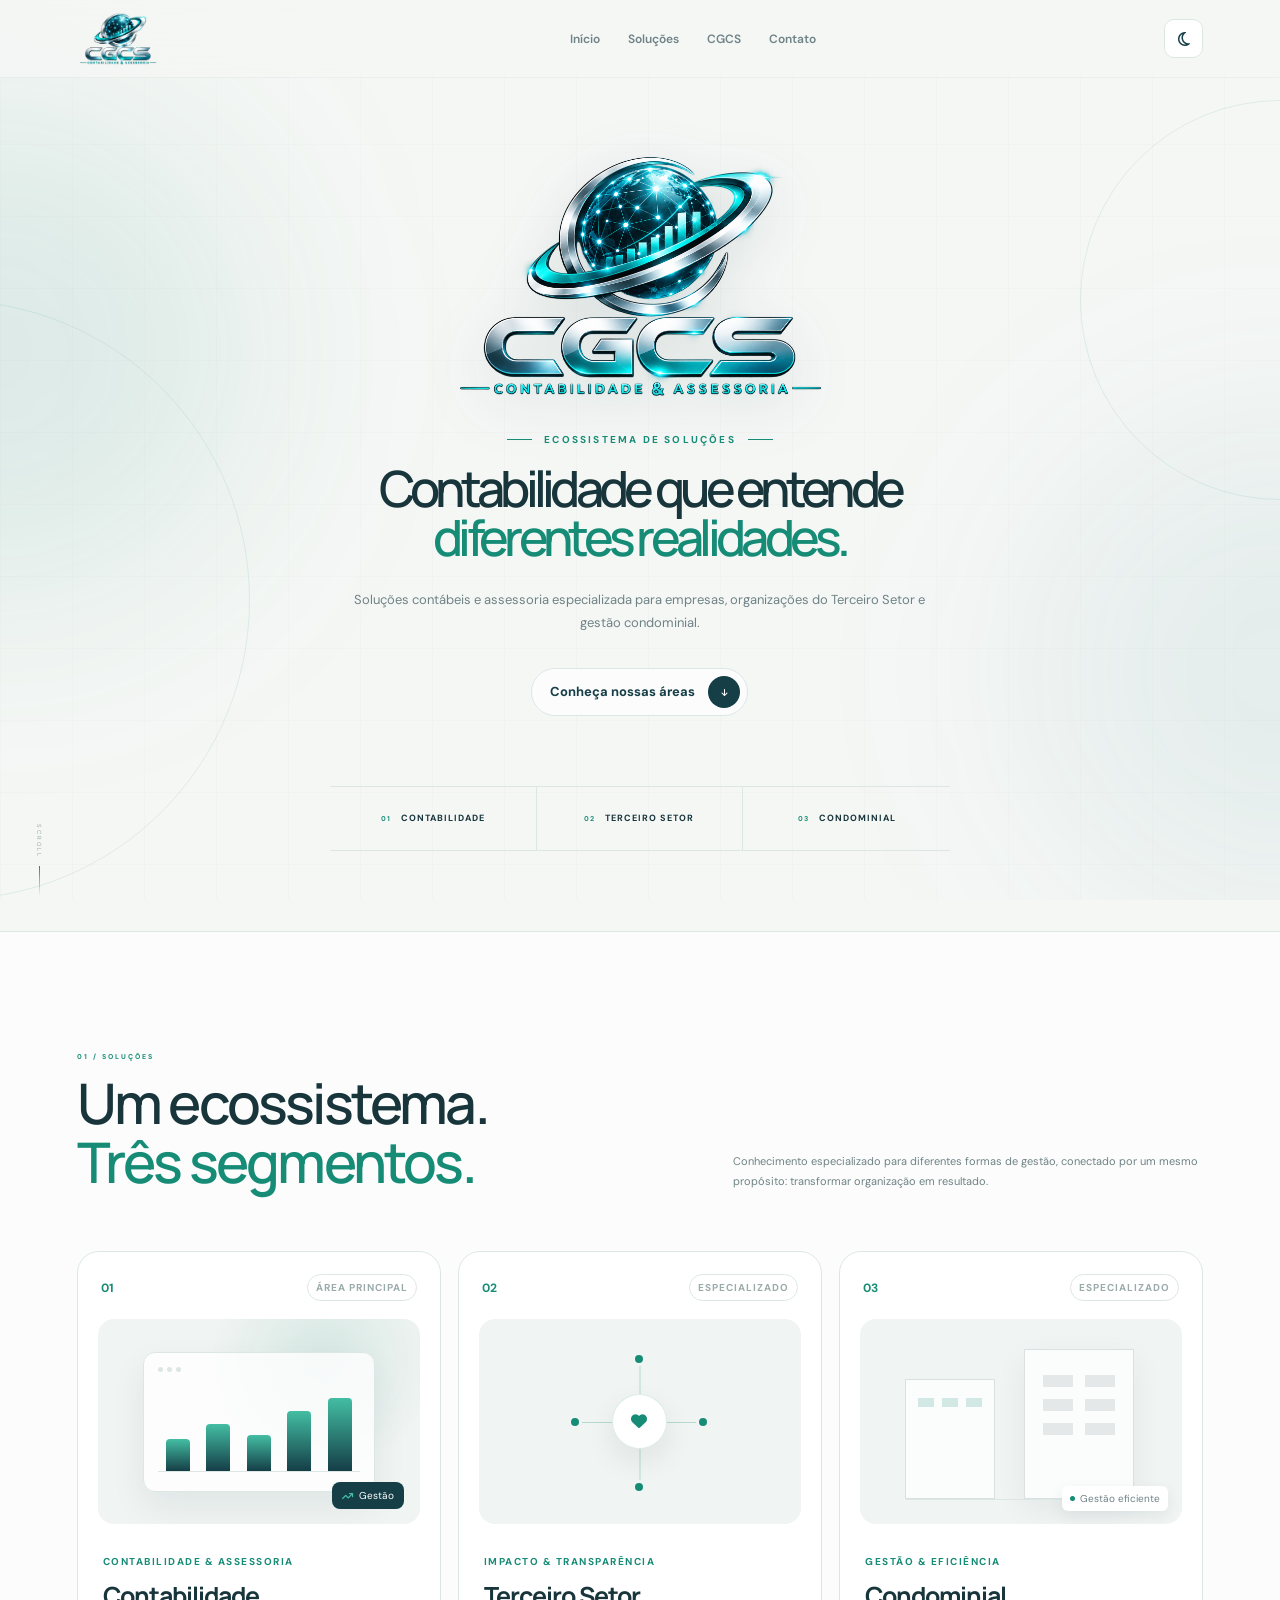
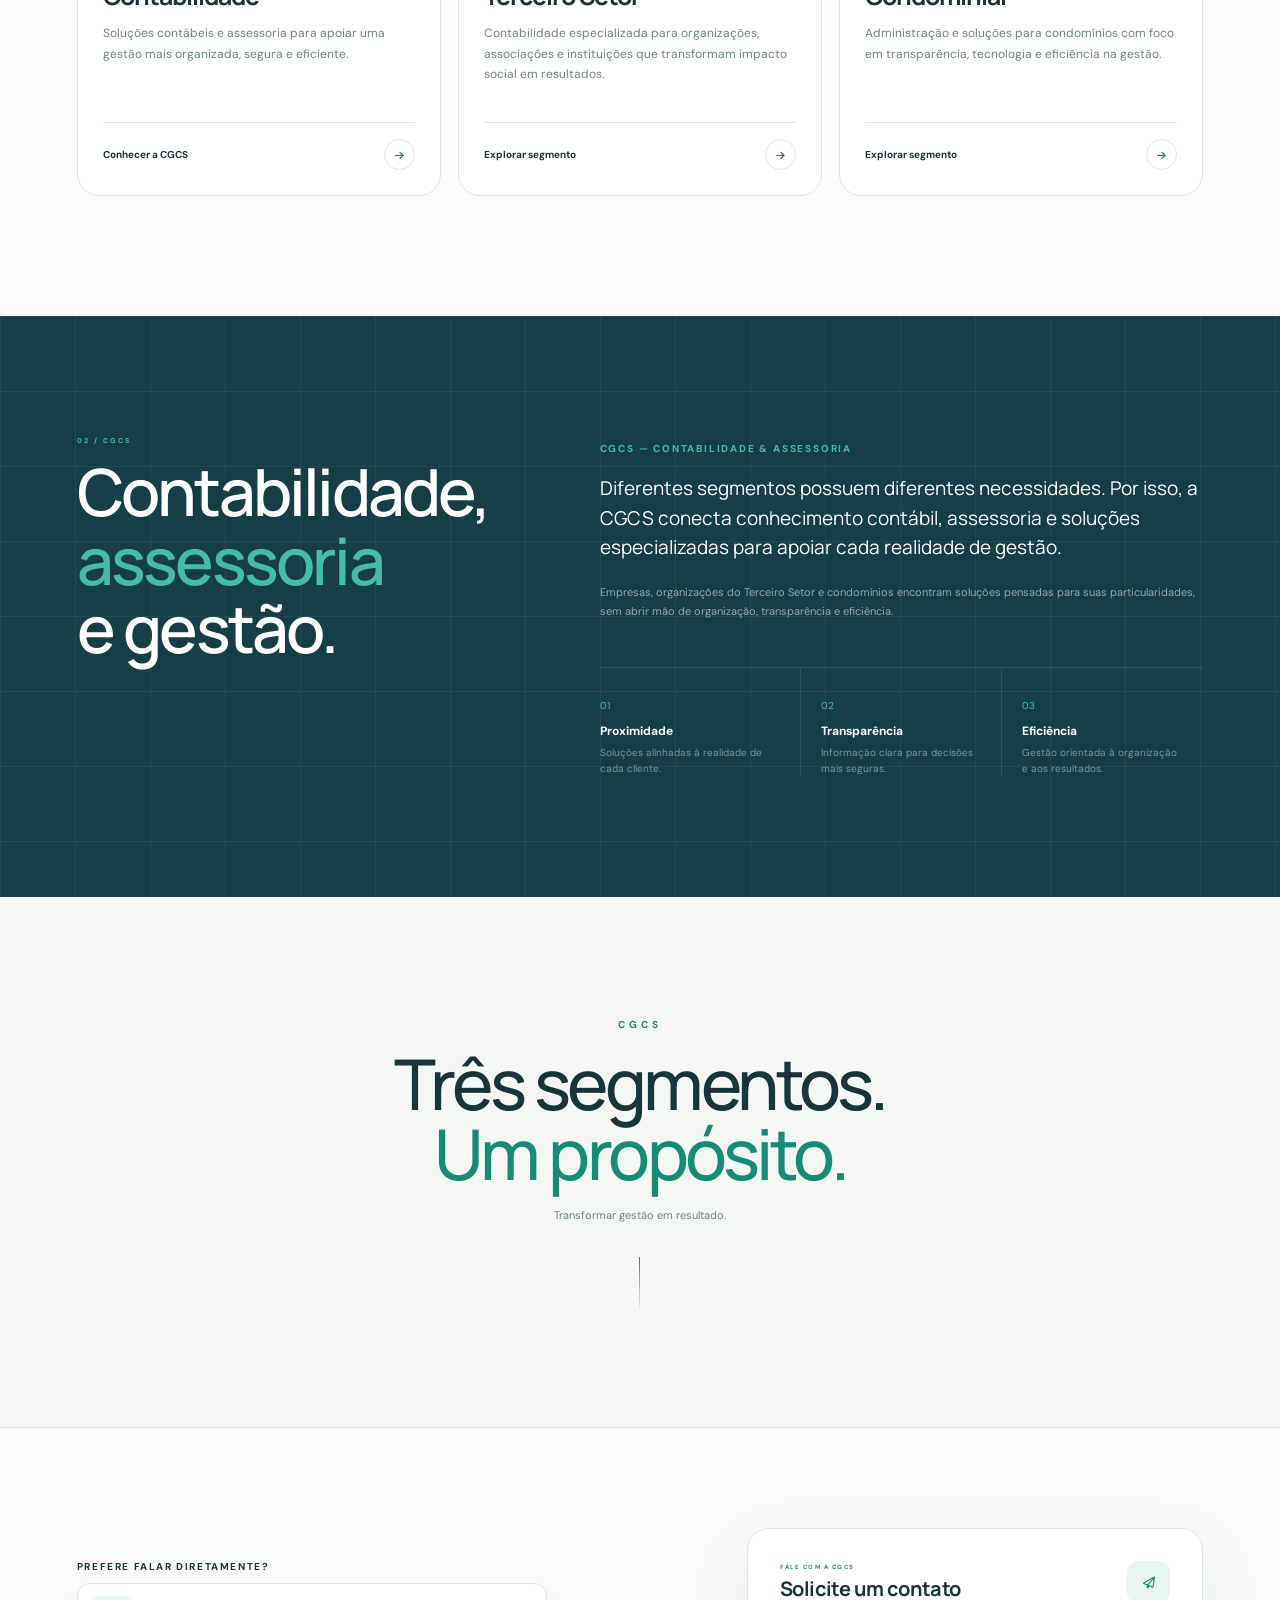
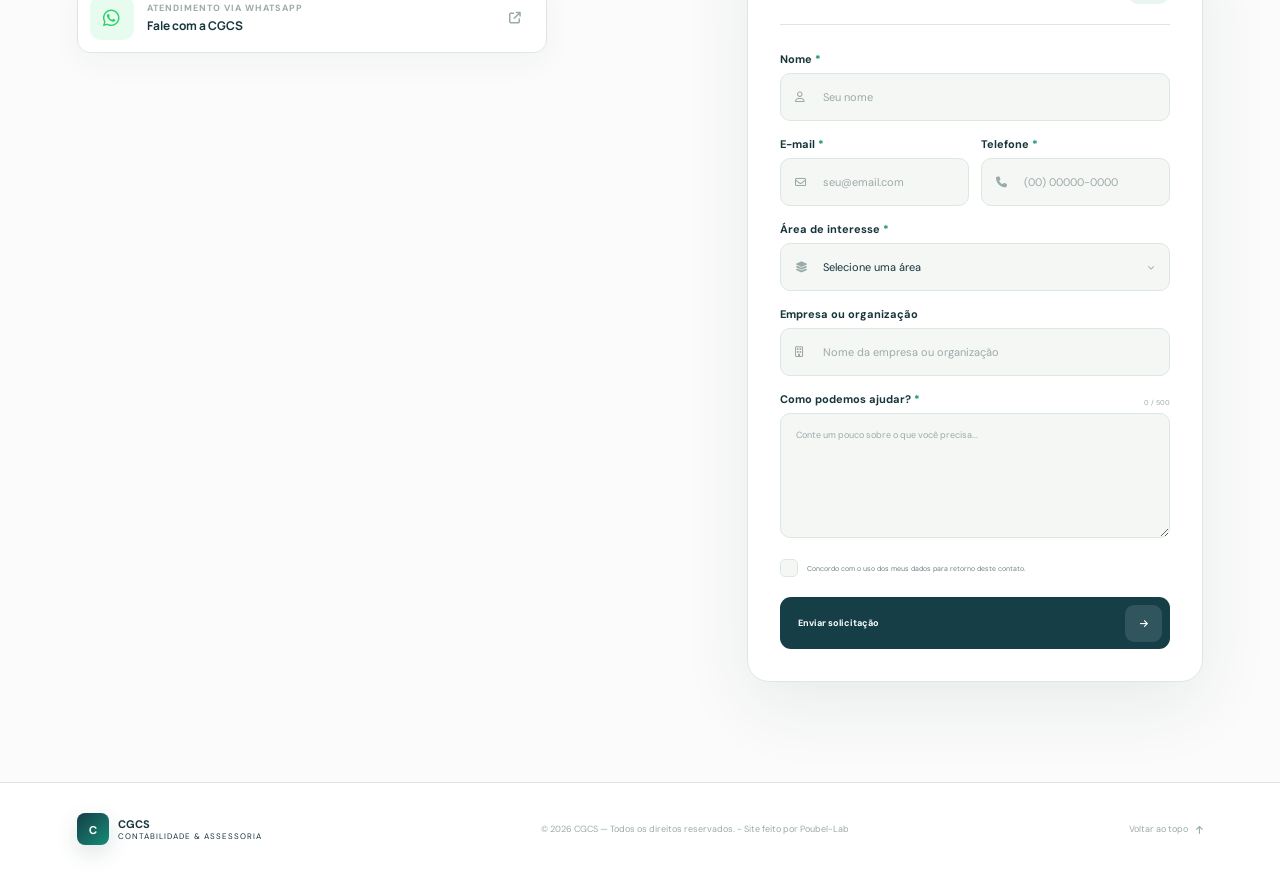
<file: index.html>
<!DOCTYPE html>
<html lang="pt-BR">

<head>
    <meta charset="UTF-8">

    <meta
        name="viewport"
        content="width=device-width, initial-scale=1.0"
    >

    <title>CGCS — Contabilidade & Assessoria</title>

    <meta
        name="description"
        content="CGCS Contabilidade & Assessoria. Soluções especializadas em contabilidade, terceiro setor e gestão condominial."
    >

    <!-- GOOGLE FONTS -->
    <link rel="preconnect" href="https://fonts.googleapis.com">
    <link rel="preconnect" href="https://fonts.gstatic.com" crossorigin>

    <link
        href="https://fonts.googleapis.com/css2?family=DM+Sans:wght@400;500;600;700&family=Manrope:wght@400;500;600;700;800&display=swap"
        rel="stylesheet"
    >

    <!-- FONT AWESOME -->
    <link
        rel="stylesheet"
        href="https://cdnjs.cloudflare.com/ajax/libs/font-awesome/6.5.2/css/all.min.css"
    >

    <link rel="stylesheet" href="style.css">
</head>


<body>

<!-- =====================================================
     BACKGROUND
===================================================== -->

<div class="page-background" aria-hidden="true">

    <div class="grid-background"></div>

    <div class="glow glow-one"></div>
    <div class="glow glow-two"></div>

    <div class="orb orb-one"></div>
    <div class="orb orb-two"></div>

</div>


<!-- =====================================================
     HEADER
===================================================== -->

<header class="header" id="header">

    <div class="container header-container">

        <!-- MARCA -->
<a href="#inicio" class="brand brand-logo">
    <img
        src="logo-cgcs.webp"
        alt="CGCS - Contabilidade & Assessoria"
        class="header-logo"
    >
</a>


        <!-- MENU -->

        <nav class="nav" id="nav">

            <a href="#inicio">
                Início
            </a>

            <a href="#solucoes">
                Soluções
            </a>

            <a href="#cgcs">
                CGCS
            </a>

            <a href="#contato">
                Contato
            </a>

        </nav>


        <!-- AÇÕES -->

        <div class="header-actions">

            <button
                class="theme-toggle"
                id="themeToggle"
                aria-label="Alternar tema"
            >
                <i
                    class="fa-regular fa-moon"
                    id="themeIcon"
                ></i>
            </button>


            <button
                class="menu-toggle"
                id="menuToggle"
                aria-label="Abrir menu"
            >
                <i class="fa-solid fa-bars"></i>
            </button>

        </div>

    </div>

</header>



<main>


<!-- =====================================================
     HERO
===================================================== -->

<section class="hero" id="inicio">

    <div class="container hero-container">


        <!-- MARCA CENTRAL -->

        <div class="hero-brand reveal">

    <img
        src="logo-cgcs.png"
        alt="CGCS - Contabilidade & Assessoria"
        class="hero-logo"
    >

</div>



        <!-- EYEBROW -->

        <div class="eyebrow reveal">

            <span class="eyebrow-line"></span>

            <span>
                ECOSSISTEMA DE SOLUÇÕES
            </span>

            <span class="eyebrow-line"></span>

        </div>



        <!-- TÍTULO -->

        <h1 class="reveal">

            Contabilidade que entende

            <span>
                diferentes realidades.
            </span>

        </h1>



        <p class="hero-description reveal">

            Soluções contábeis e assessoria especializada
            para empresas, organizações do Terceiro Setor
            e gestão condominial.

        </p>



        <a
            href="#solucoes"
            class="explore-button reveal"
        >

            <span>
                Conheça nossas áreas
            </span>

            <div>
                <i class="fa-solid fa-arrow-down"></i>
            </div>

        </a>



        <!-- INDICADORES -->

        <div class="hero-indicators reveal">

            <div>

                <span class="indicator-number">
                    01
                </span>

                <span>
                    CONTABILIDADE
                </span>

            </div>


            <div>

                <span class="indicator-number">
                    02
                </span>

                <span>
                    TERCEIRO SETOR
                </span>

            </div>


            <div>

                <span class="indicator-number">
                    03
                </span>

                <span>
                    CONDOMINIAL
                </span>

            </div>

        </div>

    </div>


    <div class="scroll-indicator">

        <span>SCROLL</span>

        <div></div>

    </div>

</section>



<!-- =====================================================
     SOLUÇÕES
===================================================== -->

<section
    class="solutions-section"
    id="solucoes"
>

    <div class="container">


        <!-- CABEÇALHO -->

        <div class="section-heading reveal">

            <div>

                <span class="section-number">
                    01 / SOLUÇÕES
                </span>

                <h2>
                    Um ecossistema.
                    <span>Três segmentos.</span>
                </h2>

            </div>


            <p>

                Conhecimento especializado para diferentes
                formas de gestão, conectado por um mesmo
                propósito: transformar organização em
                resultado.

            </p>

        </div>



        <!-- CARDS -->

        <div class="solutions-grid">


            <!-- =========================================
                 CONTABILIDADE
            ========================================== -->

            <article
                class="solution-card accounting-card reveal"
                data-card
            >

                <div class="card-top">

                    <span class="card-index">
                        01
                    </span>

                    <span class="card-tag">
                        ÁREA PRINCIPAL
                    </span>

                </div>


                <!-- ILUSTRAÇÃO -->

                <div class="card-visual accounting-visual">

                    <div class="accounting-window">

                        <div class="window-top">

                            <span></span>
                            <span></span>
                            <span></span>

                        </div>


                        <div class="chart-area">

                            <div
                                class="chart-bar"
                                style="--height: 38%"
                            ></div>

                            <div
                                class="chart-bar"
                                style="--height: 56%"
                            ></div>

                            <div
                                class="chart-bar"
                                style="--height: 43%"
                            ></div>

                            <div
                                class="chart-bar"
                                style="--height: 72%"
                            ></div>

                            <div
                                class="chart-bar"
                                style="--height: 87%"
                            ></div>

                        </div>


                        <div class="chart-line"></div>

                    </div>


                    <div class="floating-data">

                        <i class="fa-solid fa-arrow-trend-up"></i>

                        <span>
                            Gestão
                        </span>

                    </div>

                </div>


                <!-- CONTEÚDO -->

                <div class="card-content">

                    <span class="card-category">
                        CONTABILIDADE & ASSESSORIA
                    </span>

                    <h3>
                        Contabilidade
                    </h3>

                    <p>

                        Soluções contábeis e assessoria
                        para apoiar uma gestão mais
                        organizada, segura e eficiente.

                    </p>

                </div>


                <div class="card-footer">

                    <!--
                        FUTURAMENTE:
                        troque href="#" pela página
                        de contabilidade.
                    -->

                    <a
                        href="#cgcs"
                        class="card-link"
                    >

                        <span>
                            Conhecer a CGCS
                        </span>

                        <div>
                            <i class="fa-solid fa-arrow-right"></i>
                        </div>

                    </a>

                </div>

            </article>



            <!-- =========================================
                 TERCEIRO SETOR
            ========================================== -->

            <article
                class="solution-card third-sector-card reveal"
                data-card
            >

                <div class="card-top">

                    <span class="card-index">
                        02
                    </span>

                    <span class="card-tag">
                        ESPECIALIZADO
                    </span>

                </div>


                <!-- ILUSTRAÇÃO -->

                <div class="card-visual network-visual">

                    <div class="network">

                        <span class="network-line line-a"></span>
                        <span class="network-line line-b"></span>
                        <span class="network-line line-c"></span>
                        <span class="network-line line-d"></span>

                        <span class="node node-main">

                            <i class="fa-solid fa-heart"></i>

                        </span>

                        <span class="node node-a"></span>
                        <span class="node node-b"></span>
                        <span class="node node-c"></span>
                        <span class="node node-d"></span>

                    </div>

                </div>


                <div class="card-content">

                    <span class="card-category">
                        IMPACTO & TRANSPARÊNCIA
                    </span>

                    <h3>
                        Terceiro Setor
                    </h3>

                    <p>

                        Contabilidade especializada para
                        organizações, associações e
                        instituições que transformam
                        impacto social em resultados.

                    </p>

                </div>


                <div class="card-footer">

                    <a
                        href="terceirosetor.html"
                        class="card-link"
                    >

                        <span>
                            Explorar segmento
                        </span>

                        <div>
                            <i class="fa-solid fa-arrow-right"></i>
                        </div>

                    </a>

                </div>

            </article>



            <!-- =========================================
                 CONDOMINIAL
            ========================================== -->

            <article
                class="solution-card condo-card reveal"
                data-card
            >

                <div class="card-top">

                    <span class="card-index">
                        03
                    </span>

                    <span class="card-tag">
                        ESPECIALIZADO
                    </span>

                </div>


                <!-- ILUSTRAÇÃO -->

                <div class="card-visual building-visual">

                    <div class="building building-back">

                        <span></span>
                        <span></span>
                        <span></span>

                    </div>


                    <div class="building building-front">

                        <div class="building-windows">

                            <span></span>
                            <span></span>
                            <span></span>
                            <span></span>
                            <span></span>
                            <span></span>

                        </div>

                    </div>


                    <div class="building-ground"></div>


                    <div class="building-status">

                        <span></span>

                        Gestão eficiente

                    </div>

                </div>


                <div class="card-content">

                    <span class="card-category">
                        GESTÃO & EFICIÊNCIA
                    </span>

                    <h3>
                        Condominial
                    </h3>

                    <p>

                        Administração e soluções para
                        condomínios com foco em
                        transparência, tecnologia e
                        eficiência na gestão.

                    </p>

                </div>


                <div class="card-footer">

                    <a
                        href="condominial.html"
                        class="card-link"
                    >

                        <span>
                            Explorar segmento
                        </span>

                        <div>
                            <i class="fa-solid fa-arrow-right"></i>
                        </div>

                    </a>

                </div>

            </article>

        </div>

    </div>

</section>



<!-- =====================================================
     CGCS
===================================================== -->

<section
    class="about-section"
    id="cgcs"
>

    <div class="about-grid-background"></div>


    <div class="container about-container">


        <!-- LADO ESQUERDO -->

        <div class="about-heading reveal">

            <span class="section-number light">
                02 / CGCS
            </span>


            <h2>

                Contabilidade,

                <span>
                    assessoria
                </span>

                e gestão.

            </h2>

        </div>



        <!-- LADO DIREITO -->

        <div class="about-content reveal">

            <span class="about-label">
                CGCS — CONTABILIDADE & ASSESSORIA
            </span>


            <p class="about-main-text">

                Diferentes segmentos possuem diferentes
                necessidades. Por isso, a CGCS conecta
                conhecimento contábil, assessoria e soluções
                especializadas para apoiar cada realidade
                de gestão.

            </p>


            <p class="about-secondary-text">

                Empresas, organizações do Terceiro Setor
                e condomínios encontram soluções pensadas
                para suas particularidades, sem abrir mão
                de organização, transparência e eficiência.

            </p>



            <div class="about-values">


                <div>

                    <span>01</span>

                    <strong>
                        Proximidade
                    </strong>

                    <p>
                        Soluções alinhadas à realidade
                        de cada cliente.
                    </p>

                </div>


                <div>

                    <span>02</span>

                    <strong>
                        Transparência
                    </strong>

                    <p>
                        Informação clara para decisões
                        mais seguras.
                    </p>

                </div>


                <div>

                    <span>03</span>

                    <strong>
                        Eficiência
                    </strong>

                    <p>
                        Gestão orientada à organização
                        e aos resultados.
                    </p>

                </div>

            </div>

        </div>

    </div>

</section>



<!-- =====================================================
     MANIFESTO
===================================================== -->

<section class="manifesto-section">

    <div class="container manifesto-container reveal">

        <span>
            CGCS
        </span>


        <h2>

            Três segmentos.

            <strong>
                Um propósito.
            </strong>

        </h2>


        <p>
            Transformar gestão em resultado.
        </p>


        <div class="manifesto-line"></div>

    </div>

</section>



<!-- =====================================================
     CONTATO
===================================================== -->

<!-- =====================================================
     CONTATO
===================================================== -->

<section class="contact-section" id="contato">

    <div class="container contact-container">

        <!-- TEXTO -->

        <!-- CONTATO VIA WHATSAPP -->

<div class="whatsapp-contact">

    <span class="whatsapp-label">
        PREFERE FALAR DIRETAMENTE?
    </span>

    <a
      href="https://wa.me/5521976603838?text=Olá%21%20Vim%20pelo%20site%20da%20CGCS%20e%20gostaria%20de%20mais%20informações."
        target="_blank"
        rel="noopener noreferrer"
        class="whatsapp-button"
    >

        <div class="whatsapp-button-icon">
            <i class="fa-brands fa-whatsapp"></i>
        </div>

        <div class="whatsapp-button-text">
            <small>ATENDIMENTO VIA WHATSAPP</small>
            <strong>Fale com a CGCS</strong>
        </div>

        <div class="whatsapp-button-arrow">
            <i class="fa-solid fa-arrow-up-right-from-square"></i>
        </div>

    </a>

</div>


        <!-- FORMULÁRIO -->

        <div class="contact-form-card reveal">

            <div class="form-header">

                <div>
                    <span>FALE COM A CGCS</span>
                    <h3>Solicite um contato</h3>
                </div>

                <div class="form-header-icon">
                    <i class="fa-regular fa-paper-plane"></i>
                </div>

            </div>


            <form id="contactForm" class="contact-form">

                <!-- NOME -->

                <div class="form-group">

                    <label for="nome">
                        Nome
                        <span>*</span>
                    </label>

                    <div class="input-box">

                        <i class="fa-regular fa-user"></i>

                        <input
                            type="text"
                            id="nome"
                            name="nome"
                            placeholder="Seu nome"
                            autocomplete="name"
                            required
                        >

                    </div>

                </div>


                <!-- EMAIL + TELEFONE -->

                <div class="form-row">

                    <div class="form-group">

                        <label for="email">
                            E-mail
                            <span>*</span>
                        </label>

                        <div class="input-box">

                            <i class="fa-regular fa-envelope"></i>

                            <input
                                type="email"
                                id="email"
                                name="email"
                                placeholder="seu@email.com"
                                autocomplete="email"
                                required
                            >

                        </div>

                    </div>


                    <div class="form-group">

                        <label for="telefone">
                            Telefone
                            <span>*</span>
                        </label>

                        <div class="input-box">

                            <i class="fa-solid fa-phone"></i>

                            <input
                                type="tel"
                                id="telefone"
                                name="telefone"
                                placeholder="(00) 00000-0000"
                                maxlength="15"
                                autocomplete="tel"
                                required
                            >

                        </div>

                    </div>

                </div>


                <!-- ÁREA -->

                <div class="form-group">

                    <label for="area">
                        Área de interesse
                        <span>*</span>
                    </label>

                    <div class="select-box">

                        <i class="fa-solid fa-layer-group"></i>

                        <select
                            id="area"
                            name="area"
                            required
                        >

                            <option value="">
                                Selecione uma área
                            </option>

                            <option value="Contabilidade">
                                Contabilidade
                            </option>

                            <option value="Terceiro Setor">
                                Terceiro Setor
                            </option>

                            <option value="Condominial">
                                Condominial
                            </option>

                            <option value="Outro">
                                Outro assunto
                            </option>

                        </select>

                        <i class="fa-solid fa-chevron-down select-arrow"></i>

                    </div>

                </div>


                <!-- EMPRESA / ORGANIZAÇÃO -->

                <div class="form-group">

                    <label for="empresa">
                        Empresa ou organização
                    </label>

                    <div class="input-box">

                        <i class="fa-regular fa-building"></i>

                        <input
                            type="text"
                            id="empresa"
                            name="empresa"
                            placeholder="Nome da empresa ou organização"
                            autocomplete="organization"
                        >

                    </div>

                </div>


                <!-- MENSAGEM -->

                <div class="form-group">

                    <div class="form-label-row">

                        <label for="mensagem">
                            Como podemos ajudar?
                            <span>*</span>
                        </label>

                        <small id="charCount">
                            0 / 500
                        </small>

                    </div>

                    <textarea
                        id="mensagem"
                        name="mensagem"
                        maxlength="500"
                        placeholder="Conte um pouco sobre o que você precisa..."
                        required
                    ></textarea>

                </div>


                <!-- LGPD -->

                <label class="privacy-check">

                    <input
                        type="checkbox"
                        id="privacidade"
                        required
                    >

                    <span class="checkbox-custom">
                        <i class="fa-solid fa-check"></i>
                    </span>

                    <span>
                        Concordo com o uso dos meus dados
                        para retorno deste contato.
                    </span>

                </label>


                <!-- BOTÃO -->

                <button
                    type="submit"
                    class="submit-button"
                    id="submitButton"
                >

                    <span>
                        Enviar solicitação
                    </span>

                    <div>
                        <i class="fa-solid fa-arrow-right"></i>
                    </div>

                </button>


                <div
                    class="form-status"
                    id="formStatus"
                ></div>

            </form>

        </div>

    </div>

</section>


</main>



<!-- =====================================================
     FOOTER
===================================================== -->

<footer class="footer">

    <div class="container footer-container">


        <div class="footer-brand">

            <div class="brand-symbol small">
                <span>C</span>
            </div>


            <div>

                <strong>
                    CGCS
                </strong>

                <span>
                    CONTABILIDADE & ASSESSORIA
                </span>

            </div>

        </div>



        <p>

            © <span id="year"></span>
            CGCS — Todos os direitos reservados. - Site feito por Poubel-Lab

        </p>



        <a href="#inicio">

            Voltar ao topo

            <i class="fa-solid fa-arrow-up"></i>

        </a>

    </div>

</footer>



<script src="inicio.js"></script>

</body>
</html>
</file>
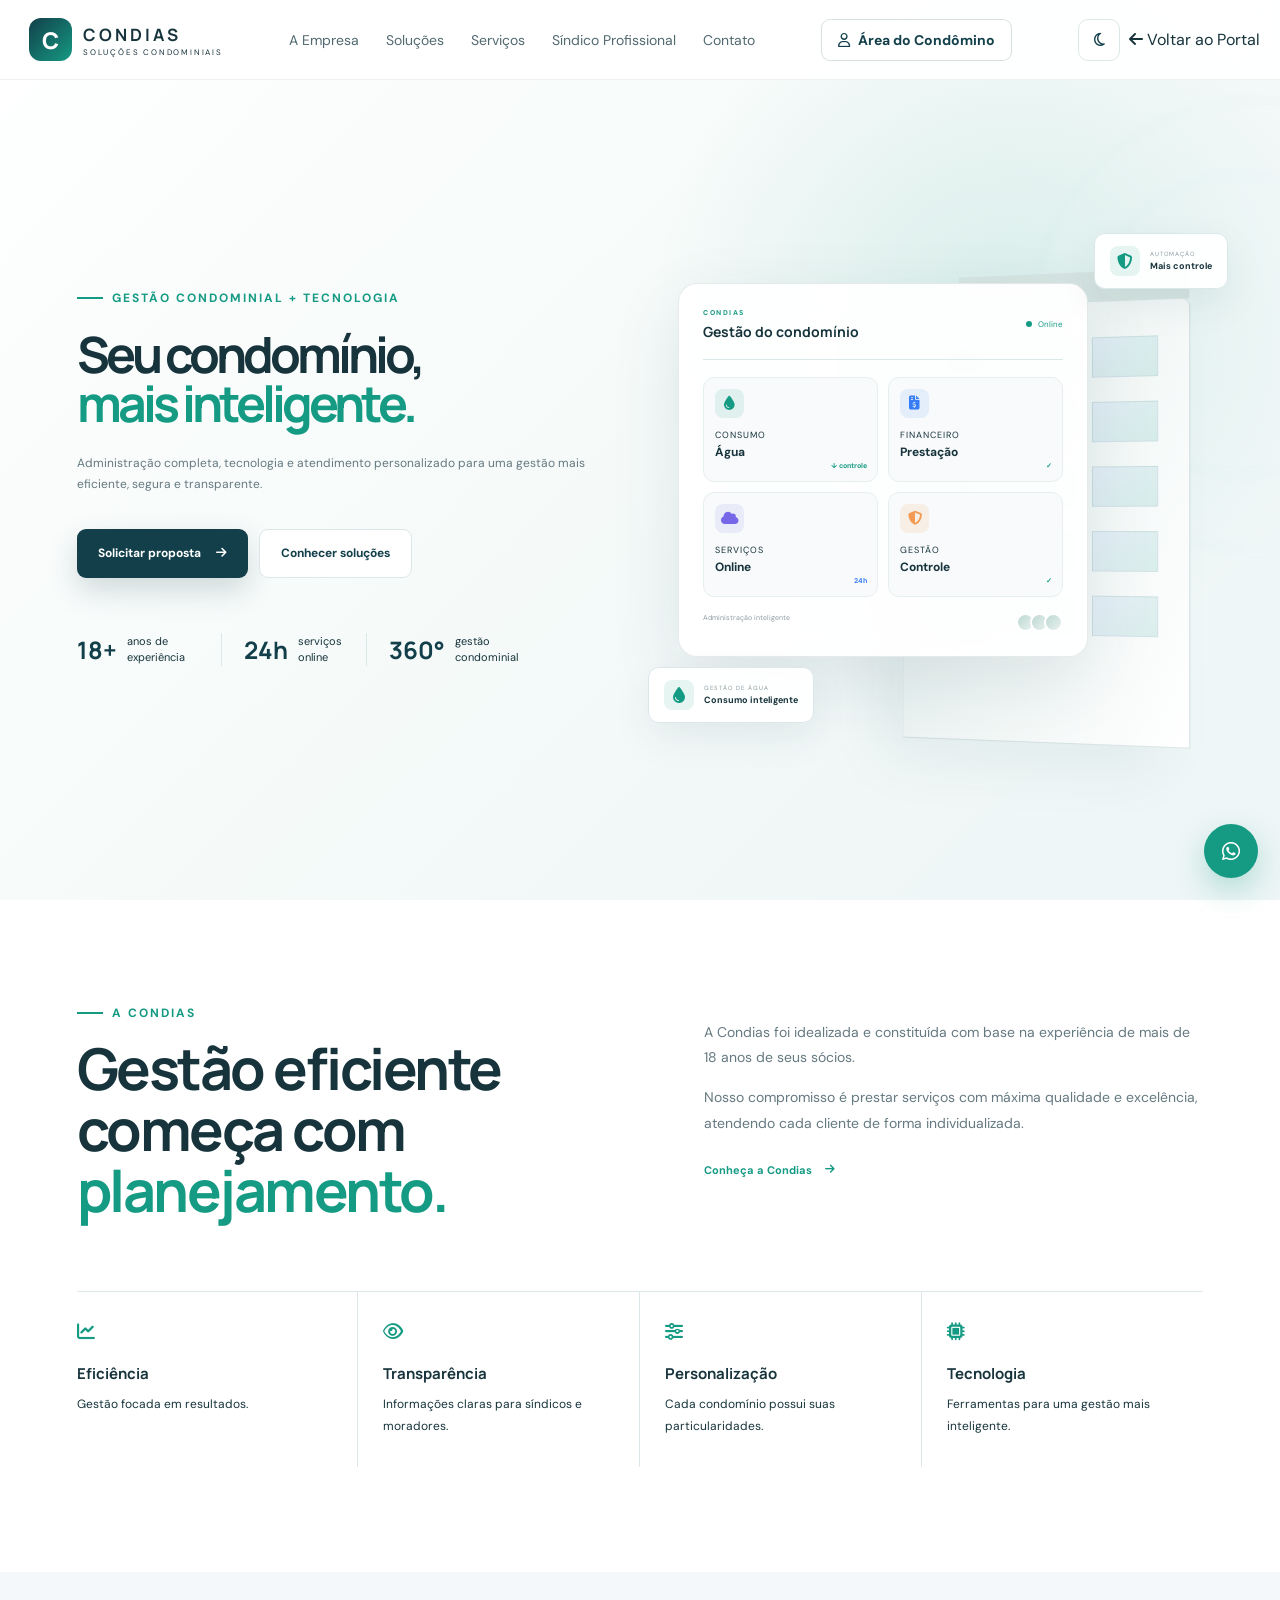
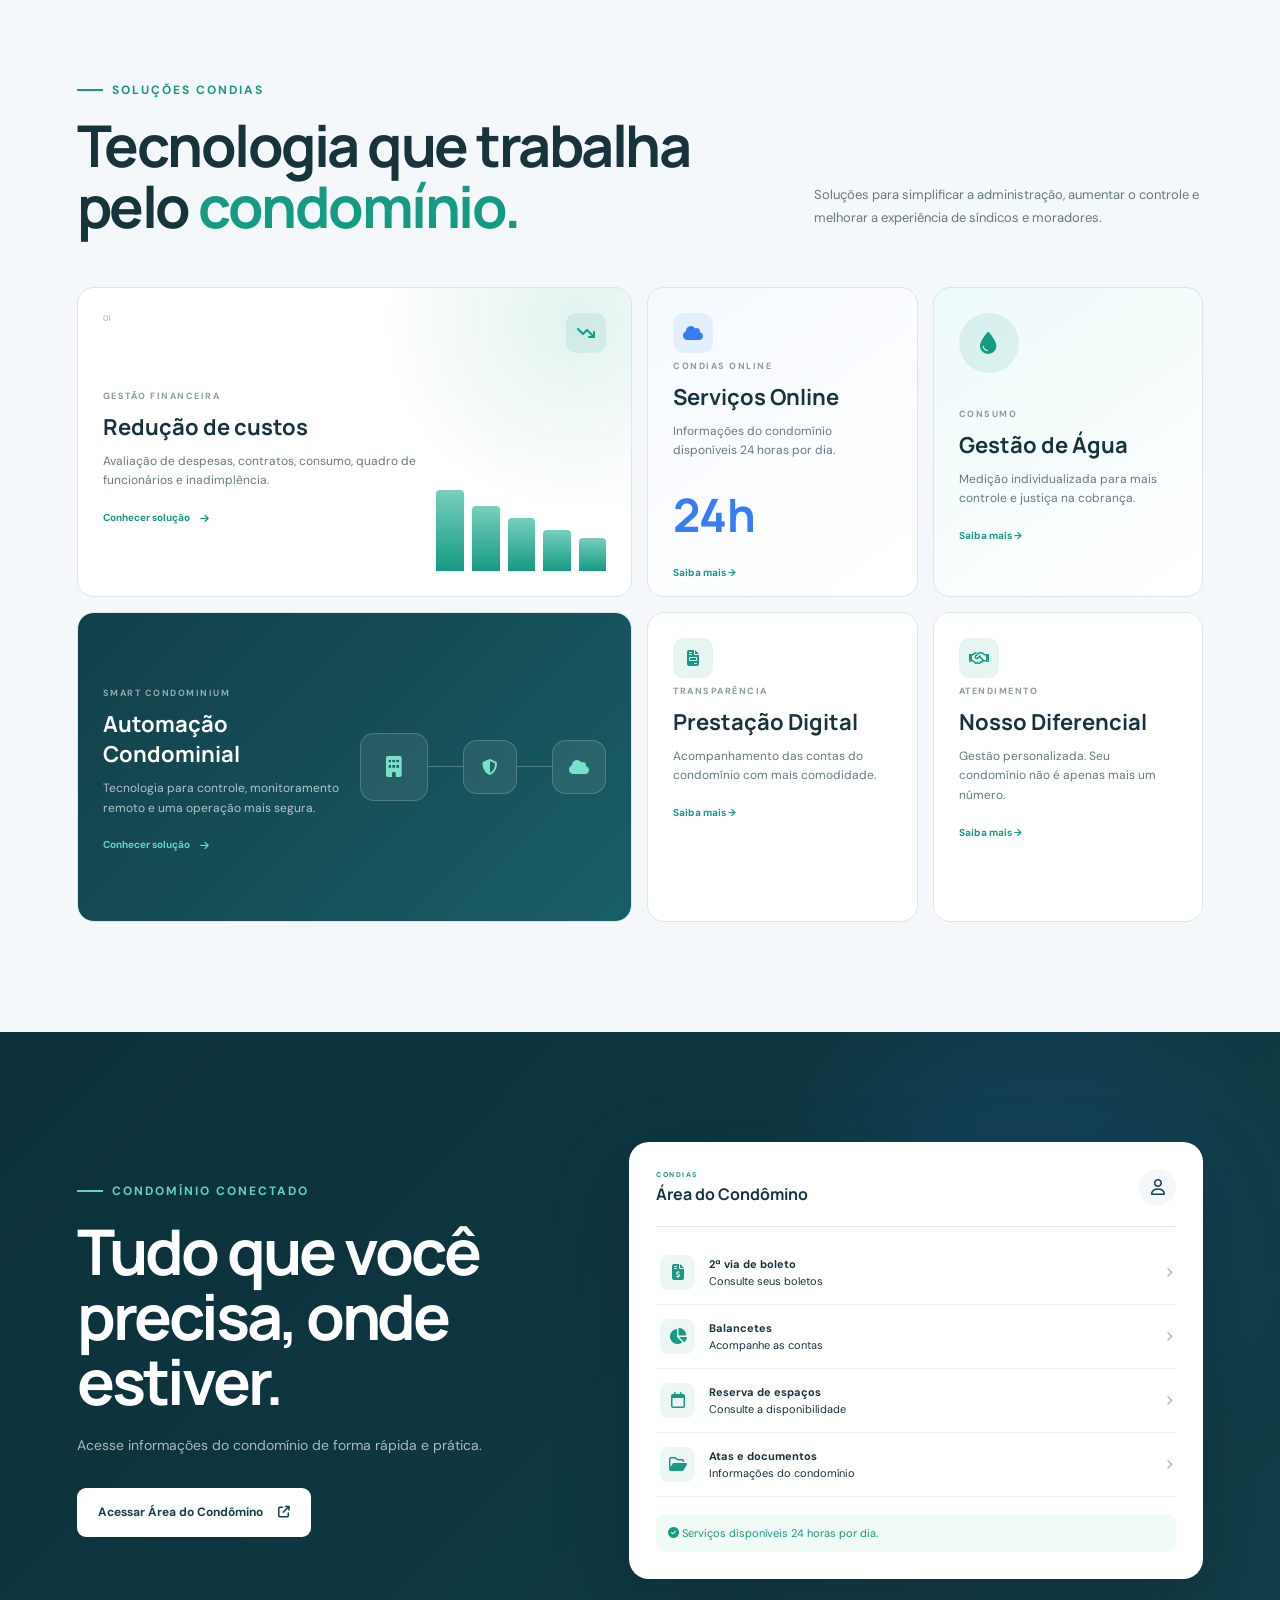
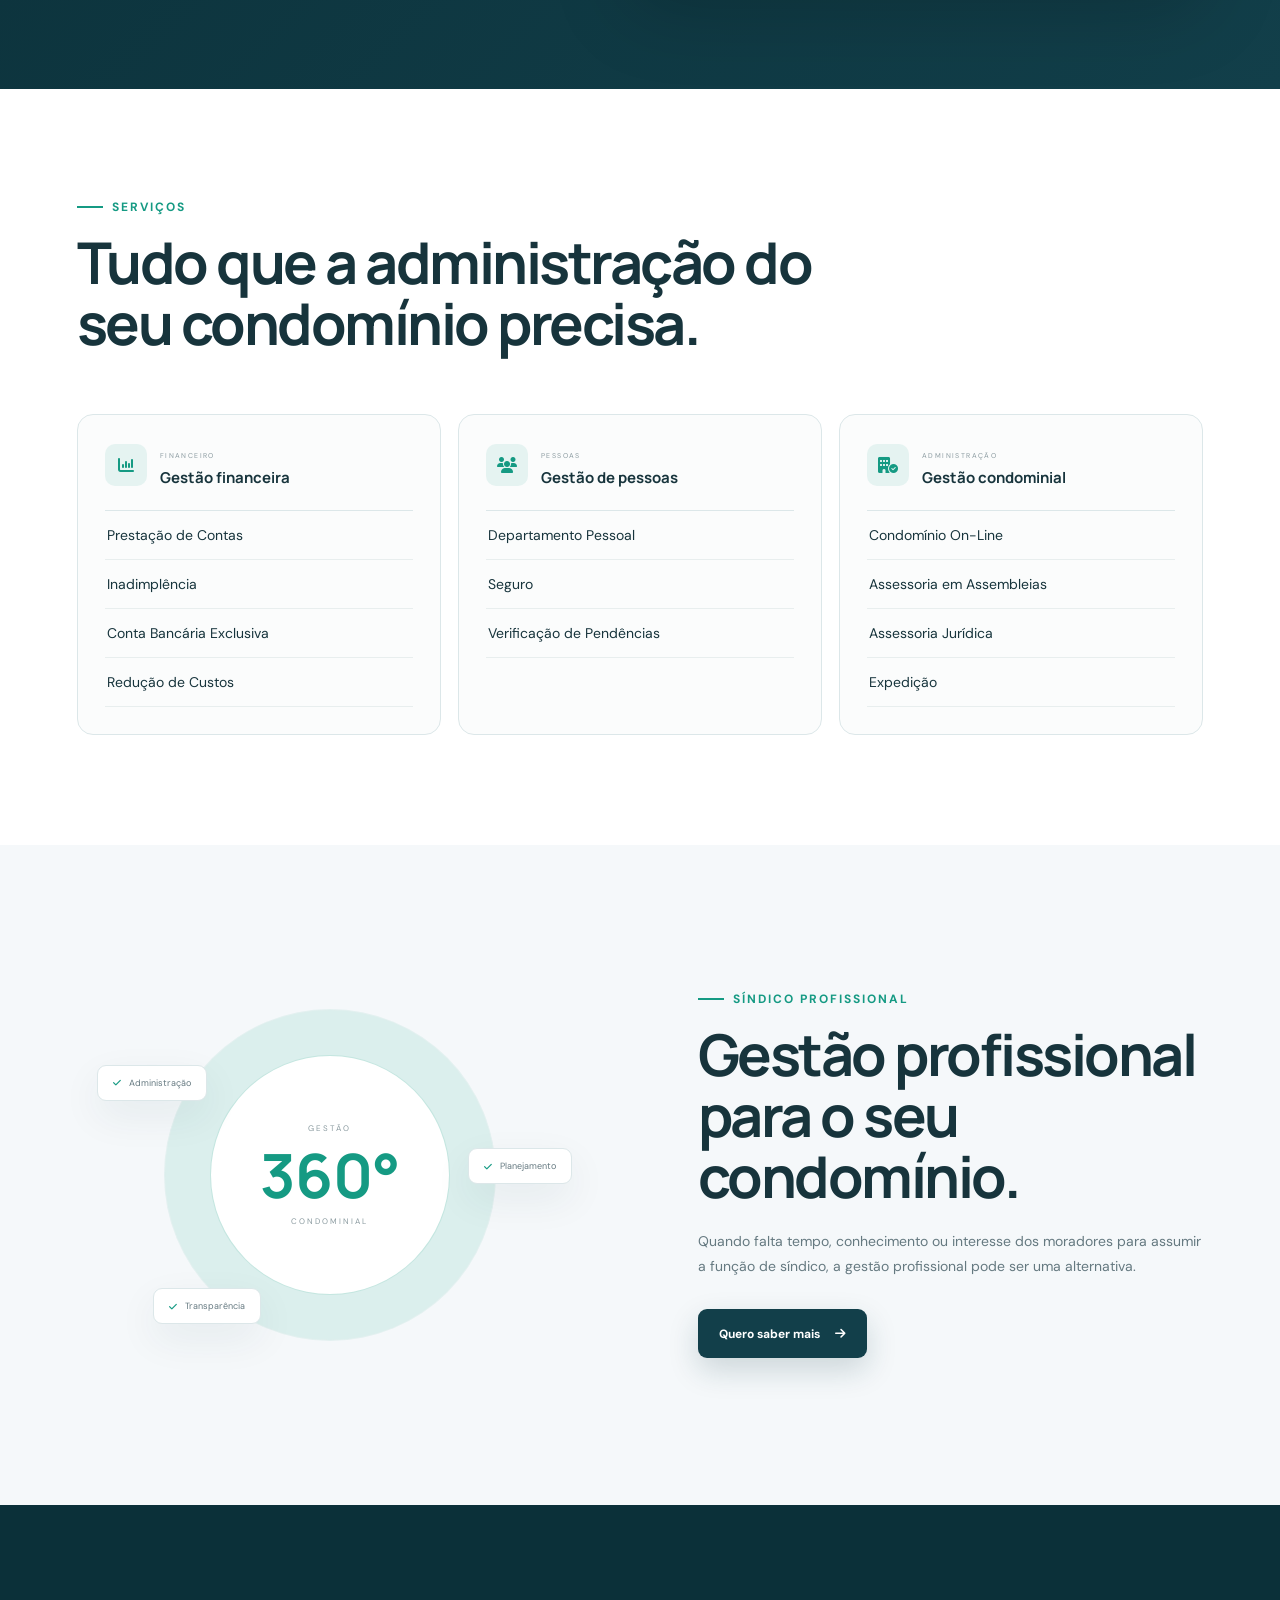
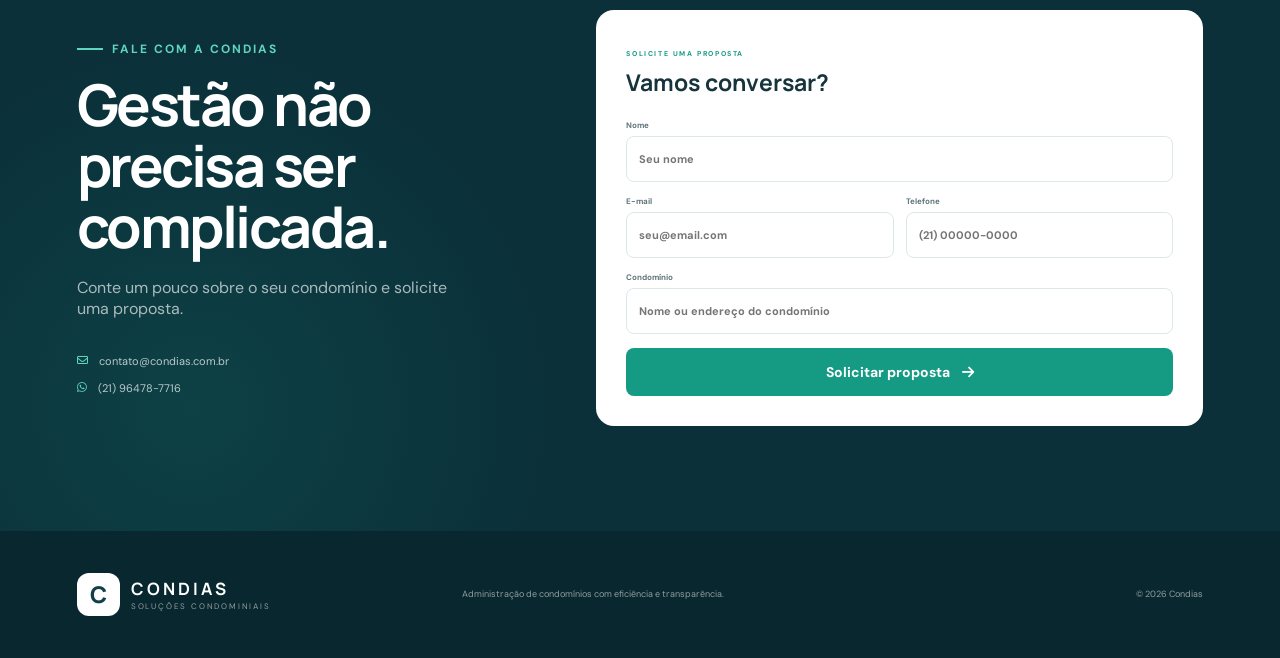
<file: condominial.html>
<!DOCTYPE html>
<html lang="pt-BR">

<head>
    <meta charset="UTF-8">
    <meta name="viewport" content="width=device-width, initial-scale=1.0">

    <title>Condias | Soluções Condominiais</title>

    <meta
        name="description"
        content="Administração de condomínios com tecnologia, eficiência e transparência."
    >

    <!-- FONTES -->
    <link rel="preconnect" href="https://fonts.googleapis.com">
    <link rel="preconnect" href="https://fonts.gstatic.com" crossorigin>

    <link
        href="https://fonts.googleapis.com/css2?family=DM+Sans:wght@400;500;600;700&family=Manrope:wght@500;600;700;800&display=swap"
        rel="stylesheet"
    >

    <!-- ÍCONES -->
    <link
        rel="stylesheet"
        href="https://cdnjs.cloudflare.com/ajax/libs/font-awesome/6.5.2/css/all.min.css"
    >

    <!-- CSS -->
    <link rel="stylesheet" href="condo.css">
</head>


<body>

<!-- ======================================================
     HEADER
====================================================== -->

<header class="header">

    <div class="container header-content">

        <a href="#inicio" class="logo">

            <div class="logo-icon">
                C
            </div>

            <div class="logo-text">
                <strong>CONDIAS</strong>
                <span>SOLUÇÕES CONDOMINIAIS</span>
            </div>

        </a>


        <nav class="nav">

            <a href="#empresa">A Empresa</a>
            <a href="#solucoes">Soluções</a>
            <a href="#servicos">Serviços</a>
            <a href="#sindico">Síndico Profissional</a>
            <a href="#contato">Contato</a>

        </nav>

        
        <a
            href="https://app.condomob.net/"
            target="_blank"
            class="resident-button"
        >

            <i class="fa-regular fa-user"></i>

            Área do Condômino

        </a>


    <!-- TEMA CLARO / ESCURO -->
    <button
        class="theme-toggle"
        id="themeToggle"
        aria-label="Alternar tema"
        title="Alternar tema"
    >
        <i class="fa-regular fa-moon" id="themeIcon"></i>
    </button>

    <button class="menu-button" aria-label="Abrir menu">
        <i class="fa-solid fa-bars"></i>
    </button>

</div>
        <button class="menu-button" aria-label="Abrir menu">

            <i class="fa-solid fa-bars"></i>

        </button>
        <a href="index.html" class="back-portal">
    <i class="fa-solid fa-arrow-left"></i>
    <span>Voltar ao Portal</span>
</a>
    </div>

</header>



<main>


<!-- ======================================================
     HERO
====================================================== -->

<section class="hero" id="inicio">

    <div class="hero-light hero-light-one"></div>
    <div class="hero-light hero-light-two"></div>


    <div class="container hero-grid">


        <!-- TEXTO -->

        <div class="hero-content">

            <div class="badge">

                <span></span>

                GESTÃO CONDOMINIAL + TECNOLOGIA

            </div>


            <h1>

                Seu condomínio,
                <span>mais inteligente.</span>

            </h1>


            <p class="hero-description">

                Administração completa, tecnologia e atendimento
                personalizado para uma gestão mais eficiente,
                segura e transparente.

            </p>


            <div class="hero-buttons">

                <a href="#contato" class="button button-primary">

                    Solicitar proposta

                    <i class="fa-solid fa-arrow-right"></i>

                </a>


                <a href="#solucoes" class="button button-light">

                    Conhecer soluções

                </a>

            </div>


            <div class="hero-features">

                <div>

                    <strong>18+</strong>

                    <span>
                        anos de<br>
                        experiência
                    </span>

                </div>


                <div>

                    <strong>24h</strong>

                    <span>
                        serviços<br>
                        online
                    </span>

                </div>


                <div>

                    <strong>360°</strong>

                    <span>
                        gestão<br>
                        condominial
                    </span>

                </div>

            </div>

        </div>



        <!-- MOCKUP -->

        <div class="hero-visual">


            <div class="building">

                <div class="building-top"></div>

                <div class="windows">

                    <span></span>
                    <span></span>
                    <span></span>

                    <span></span>
                    <span></span>
                    <span></span>

                    <span></span>
                    <span></span>
                    <span></span>

                    <span></span>
                    <span></span>
                    <span></span>

                    <span></span>
                    <span></span>
                    <span></span>

                </div>

            </div>



            <div class="dashboard-card">


                <div class="dashboard-header">

                    <div>

                        <small>
                            CONDIAS
                        </small>

                        <strong>
                            Gestão do condomínio
                        </strong>

                    </div>


                    <span class="status">

                        <i></i>

                        Online

                    </span>

                </div>



                <div class="dashboard-grid">


                    <div class="metric">

                        <div class="metric-icon green">

                            <i class="fa-solid fa-droplet"></i>

                        </div>

                        <div>

                            <small>
                                CONSUMO
                            </small>

                            <strong>
                                Água
                            </strong>

                        </div>

                        <span class="positive">
                            ↓ controle
                        </span>

                    </div>



                    <div class="metric">

                        <div class="metric-icon blue">

                            <i class="fa-solid fa-file-invoice-dollar"></i>

                        </div>

                        <div>

                            <small>
                                FINANCEIRO
                            </small>

                            <strong>
                                Prestação
                            </strong>

                        </div>

                        <span class="checked">
                            ✓
                        </span>

                    </div>



                    <div class="metric">

                        <div class="metric-icon purple">

                            <i class="fa-solid fa-cloud"></i>

                        </div>

                        <div>

                            <small>
                                SERVIÇOS
                            </small>

                            <strong>
                                Online
                            </strong>

                        </div>

                        <span class="online-value">
                            24h
                        </span>

                    </div>



                    <div class="metric">

                        <div class="metric-icon orange">

                            <i class="fa-solid fa-shield-halved"></i>

                        </div>

                        <div>

                            <small>
                                GESTÃO
                            </small>

                            <strong>
                                Controle
                            </strong>

                        </div>

                        <span class="checked">
                            ✓
                        </span>

                    </div>

                </div>



                <div class="dashboard-footer">

                    <span>
                        Administração inteligente
                    </span>

                    <div class="avatars">

                        <i></i>
                        <i></i>
                        <i></i>

                    </div>

                </div>

            </div>


            <div class="floating-card floating-water">

                <i class="fa-solid fa-droplet"></i>

                <div>

                    <small>
                        GESTÃO DE ÁGUA
                    </small>

                    <strong>
                        Consumo inteligente
                    </strong>

                </div>

            </div>


            <div class="floating-card floating-security">

                <i class="fa-solid fa-shield-halved"></i>

                <div>

                    <small>
                        AUTOMAÇÃO
                    </small>

                    <strong>
                        Mais controle
                    </strong>

                </div>

            </div>

        </div>

    </div>

</section>



<!-- ======================================================
     EMPRESA
====================================================== -->

<section class="company" id="empresa">

    <div class="container company-grid">


        <div>

            <div class="section-label">

                <span></span>

                A CONDIAS

            </div>


            <h2>

                Gestão eficiente começa
                com <span>planejamento.</span>

            </h2>

        </div>



        <div class="company-text">

            <p>

                A Condias foi idealizada e constituída com base
                na experiência de mais de 18 anos de seus sócios.

            </p>


            <p>

                Nosso compromisso é prestar serviços com máxima
                qualidade e excelência, atendendo cada cliente
                de forma individualizada.

            </p>


            <a href="#contato">

                Conheça a Condias

                <i class="fa-solid fa-arrow-right"></i>

            </a>

        </div>

    </div>


    <div class="container values">

        <div>

            <i class="fa-solid fa-chart-line"></i>

            <strong>
                Eficiência
            </strong>

            <span>
                Gestão focada em resultados.
            </span>

        </div>


        <div>

            <i class="fa-regular fa-eye"></i>

            <strong>
                Transparência
            </strong>

            <span>
                Informações claras para síndicos e moradores.
            </span>

        </div>


        <div>

            <i class="fa-solid fa-sliders"></i>

            <strong>
                Personalização
            </strong>

            <span>
                Cada condomínio possui suas particularidades.
            </span>

        </div>


        <div>

            <i class="fa-solid fa-microchip"></i>

            <strong>
                Tecnologia
            </strong>

            <span>
                Ferramentas para uma gestão mais inteligente.
            </span>

        </div>

    </div>

</section>



<!-- ======================================================
     SOLUÇÕES
====================================================== -->

<section class="solutions" id="solucoes">

    <div class="container">


        <div class="section-heading">

            <div>

                <div class="section-label">

                    <span></span>

                    SOLUÇÕES CONDIAS

                </div>


                <h2>

                    Tecnologia que trabalha
                    pelo <span>condomínio.</span>

                </h2>

            </div>


            <p>

                Soluções para simplificar a administração,
                aumentar o controle e melhorar a experiência
                de síndicos e moradores.

            </p>

        </div>



        <div class="solution-grid">


            <!-- REDUÇÃO -->

            <article class="solution-card solution-large cost-card">

                <div class="card-top">

                    <span class="card-number">
                        01
                    </span>

                    <div class="solution-icon">

                        <i class="fa-solid fa-arrow-trend-down"></i>

                    </div>

                </div>


                <div>

                    <small>
                        GESTÃO FINANCEIRA
                    </small>

                    <h3>
                        Redução de custos
                    </h3>

                    <p>

                        Avaliação de despesas, contratos,
                        consumo, quadro de funcionários
                        e inadimplência.

                    </p>


                    <button data-modal="custos">

                        Conhecer solução

                        <i class="fa-solid fa-arrow-right"></i>

                    </button>

                </div>


                <div class="mini-chart">

                    <span style="height: 85%"></span>
                    <span style="height: 68%"></span>
                    <span style="height: 55%"></span>
                    <span style="height: 43%"></span>
                    <span style="height: 34%"></span>

                </div>

            </article>



            <!-- ONLINE -->

            <article class="solution-card online-card">

                <div class="solution-icon blue-icon">

                    <i class="fa-solid fa-cloud"></i>

                </div>


                <small>
                    CONDIAS ONLINE
                </small>

                <h3>
                    Serviços Online
                </h3>

                <p>

                    Informações do condomínio
                    disponíveis 24 horas por dia.

                </p>


                <strong class="big-value">
                    24h
                </strong>


                <button data-modal="online">

                    Saiba mais →

                </button>

            </article>



            <!-- ÁGUA -->

            <article class="solution-card water-card">

                <div class="water-circle">

                    <i class="fa-solid fa-droplet"></i>

                </div>


                <small>
                    CONSUMO
                </small>

                <h3>
                    Gestão de Água
                </h3>

                <p>

                    Medição individualizada
                    para mais controle e justiça
                    na cobrança.

                </p>


                <button data-modal="agua">

                    Saiba mais →

                </button>

            </article>



            <!-- AUTOMAÇÃO -->

            <article class="solution-card solution-large automation-card">


                <div class="automation-content">

                    <div>

                        <small>
                            SMART CONDOMINIUM
                        </small>

                        <h3>
                            Automação Condominial
                        </h3>

                        <p>

                            Tecnologia para controle,
                            monitoramento remoto e uma
                            operação mais segura.

                        </p>


                        <button data-modal="automacao">

                            Conhecer solução

                            <i class="fa-solid fa-arrow-right"></i>

                        </button>

                    </div>



                    <div class="automation-visual">


                        <div class="node node-building">

                            <i class="fa-solid fa-building"></i>

                        </div>


                        <span></span>


                        <div class="node">

                            <i class="fa-solid fa-shield-halved"></i>

                        </div>


                        <span></span>


                        <div class="node">

                            <i class="fa-solid fa-cloud"></i>

                        </div>


                    </div>

                </div>

            </article>



            <!-- PRESTAÇÃO -->

            <article class="solution-card accounts-card">

                <div class="solution-icon">

                    <i class="fa-solid fa-file-invoice"></i>

                </div>

                <small>
                    TRANSPARÊNCIA
                </small>

                <h3>
                    Prestação Digital
                </h3>

                <p>

                    Acompanhamento das contas
                    do condomínio com mais
                    comodidade.

                </p>


                <button data-modal="prestacao">

                    Saiba mais →

                </button>

            </article>



            <!-- DIFERENCIAL -->

            <article class="solution-card difference-card">

                <div class="solution-icon">

                    <i class="fa-regular fa-handshake"></i>

                </div>

                <small>
                    ATENDIMENTO
                </small>

                <h3>
                    Nosso Diferencial
                </h3>

                <p>

                    Gestão personalizada.
                    Seu condomínio não é
                    apenas mais um número.

                </p>


                <button data-modal="diferencial">

                    Saiba mais →

                </button>

            </article>


        </div>

    </div>

</section>



<!-- ======================================================
     CONDOMÍNIO ONLINE
====================================================== -->

<section class="connected">

    <div class="container connected-grid">


        <div class="connected-content">

            <div class="section-label light-label">

                <span></span>

                CONDOMÍNIO CONECTADO

            </div>


            <h2>

                Tudo que você precisa,
                onde estiver.

            </h2>


            <p>

                Acesse informações do condomínio
                de forma rápida e prática.

            </p>


            <a
                href="https://app.condomob.net/"
                target="_blank"
                class="button connected-button"
            >

                Acessar Área do Condômino

                <i class="fa-solid fa-arrow-up-right-from-square"></i>

            </a>

        </div>



        <div class="portal">


            <div class="portal-header">

                <div>

                    <small>
                        CONDIAS
                    </small>

                    <strong>
                        Área do Condômino
                    </strong>

                </div>


                <div class="portal-user">

                    <i class="fa-regular fa-user"></i>

                </div>

            </div>



            <div class="portal-menu">


                <div>

                    <span class="portal-icon">

                        <i class="fa-solid fa-file-invoice-dollar"></i>

                    </span>

                    <div>

                        <strong>
                            2ª via de boleto
                        </strong>

                        <small>
                            Consulte seus boletos
                        </small>

                    </div>

                    <i class="fa-solid fa-chevron-right"></i>

                </div>



                <div>

                    <span class="portal-icon">

                        <i class="fa-solid fa-chart-pie"></i>

                    </span>

                    <div>

                        <strong>
                            Balancetes
                        </strong>

                        <small>
                            Acompanhe as contas
                        </small>

                    </div>

                    <i class="fa-solid fa-chevron-right"></i>

                </div>



                <div>

                    <span class="portal-icon">

                        <i class="fa-regular fa-calendar"></i>

                    </span>

                    <div>

                        <strong>
                            Reserva de espaços
                        </strong>

                        <small>
                            Consulte a disponibilidade
                        </small>

                    </div>

                    <i class="fa-solid fa-chevron-right"></i>

                </div>



                <div>

                    <span class="portal-icon">

                        <i class="fa-regular fa-folder-open"></i>

                    </span>

                    <div>

                        <strong>
                            Atas e documentos
                        </strong>

                        <small>
                            Informações do condomínio
                        </small>

                    </div>

                    <i class="fa-solid fa-chevron-right"></i>

                </div>


            </div>


            <div class="portal-bottom">

                <i class="fa-solid fa-circle-check"></i>

                Serviços disponíveis 24 horas por dia.

            </div>

        </div>

    </div>

</section>



<!-- ======================================================
     SERVIÇOS
====================================================== -->

<section class="services" id="servicos">

    <div class="container">


        <div class="services-heading">

            <div class="section-label">

                <span></span>

                SERVIÇOS

            </div>


            <h2>

                Tudo que a administração
                do seu condomínio precisa.

            </h2>

        </div>



        <div class="service-columns">


            <div class="service-column">

                <div class="service-category">

                    <div class="category-icon">

                        <i class="fa-solid fa-chart-column"></i>

                    </div>

                    <div>

                        <small>
                            FINANCEIRO
                        </small>

                        <h3>
                            Gestão financeira
                        </h3>

                    </div>

                </div>


                <button data-modal="s2">
                    Prestação de Contas
                </button>

                <button data-modal="s3">
                    Inadimplência
                </button>

                <button data-modal="s11">
                    Conta Bancária Exclusiva
                </button>

                <button data-modal="s9">
                    Redução de Custos
                </button>

            </div>



            <div class="service-column">

                <div class="service-category">

                    <div class="category-icon">

                        <i class="fa-solid fa-users"></i>

                    </div>

                    <div>

                        <small>
                            PESSOAS
                        </small>

                        <h3>
                            Gestão de pessoas
                        </h3>

                    </div>

                </div>


                <button data-modal="s8">
                    Departamento Pessoal
                </button>

                <button data-modal="s7">
                    Seguro
                </button>

                <button data-modal="s10">
                    Verificação de Pendências
                </button>

            </div>



            <div class="service-column">

                <div class="service-category">

                    <div class="category-icon">

                        <i class="fa-solid fa-building-circle-check"></i>

                    </div>

                    <div>

                        <small>
                            ADMINISTRAÇÃO
                        </small>

                        <h3>
                            Gestão condominial
                        </h3>

                    </div>

                </div>


                <button data-modal="s1">
                    Condomínio On-Line
                </button>

                <button data-modal="s4">
                    Assessoria em Assembleias
                </button>

                <button data-modal="s5">
                    Assessoria Jurídica
                </button>

                <button data-modal="s6">
                    Expedição
                </button>

            </div>


        </div>

    </div>

</section>



<!-- ======================================================
     SÍNDICO
====================================================== -->

<section class="professional" id="sindico">

    <div class="container professional-grid">


        <div class="professional-visual">

            <div class="professional-circle">

                <small>
                    GESTÃO
                </small>

                <strong>
                    360°
                </strong>

                <span>
                    CONDOMINIAL
                </span>

            </div>


            <div class="professional-tag tag-one">

                <i class="fa-solid fa-check"></i>

                Administração

            </div>


            <div class="professional-tag tag-two">

                <i class="fa-solid fa-check"></i>

                Planejamento

            </div>


            <div class="professional-tag tag-three">

                <i class="fa-solid fa-check"></i>

                Transparência

            </div>

        </div>



        <div class="professional-content">

            <div class="section-label">

                <span></span>

                SÍNDICO PROFISSIONAL

            </div>


            <h2>

                Gestão profissional
                para o seu condomínio.

            </h2>


            <p>

                Quando falta tempo, conhecimento
                ou interesse dos moradores para
                assumir a função de síndico,
                a gestão profissional pode ser
                uma alternativa.

            </p>


            <a href="#contato" class="button button-primary">

                Quero saber mais

                <i class="fa-solid fa-arrow-right"></i>

            </a>

        </div>

    </div>

</section>



<!-- ======================================================
     CTA / CONTATO
====================================================== -->

<section class="contact" id="contato">

    <div class="container contact-grid">


        <div class="contact-content">

            <div class="section-label light-label">

                <span></span>

                FALE COM A CONDIAS

            </div>


            <h2>

                Gestão não precisa
                ser complicada.

            </h2>


            <p>

                Conte um pouco sobre o seu condomínio
                e solicite uma proposta.

            </p>


            <div class="contact-info">

                <div>

                    <i class="fa-regular fa-envelope"></i>

                    <span>
                        contato@condias.com.br
                    </span>

                </div>


                <div>

                    <i class="fa-brands fa-whatsapp"></i>

                    <span>
                        (21) 96478-7716
                    </span>

                </div>

            </div>

        </div>



        <form id="contactForm" class="contact-form">


            <div class="form-header">

                <small>
                    SOLICITE UMA PROPOSTA
                </small>

                <h3>
                    Vamos conversar?
                </h3>

            </div>


            <label>

                Nome

                <input
                    type="text"
                    name="nome"
                    placeholder="Seu nome"
                    required
                >

            </label>


            <div class="form-row">


                <label>

                    E-mail

                    <input
                        type="email"
                        name="email"
                        placeholder="seu@email.com"
                        required
                    >

                </label>


                <label>

                    Telefone

                    <input
                        type="text"
                        name="telefone"
                        placeholder="(21) 00000-0000"
                    >

                </label>

            </div>


            <label>

                Condomínio

                <input
                    type="text"
                    name="condominio"
                    placeholder="Nome ou endereço do condomínio"
                >

            </label>


            <button type="submit">

                Solicitar proposta

                <i class="fa-solid fa-arrow-right"></i>

            </button>

        </form>

    </div>

</section>


</main>



<!-- ======================================================
     FOOTER
====================================================== -->

<footer>

    <div class="container footer-content">


        <div class="logo footer-logo">

            <div class="logo-icon">
                C
            </div>

            <div class="logo-text">

                <strong>
                    CONDIAS
                </strong>

                <span>
                    SOLUÇÕES CONDOMINIAIS
                </span>

            </div>

        </div>


        <p>

            Administração de condomínios
            com eficiência e transparência.

        </p>


        <span>

            © <span id="year"></span> Condias

        </span>

    </div>

</footer>



<!-- ======================================================
     MODAL
====================================================== -->

<div class="modal" id="modal">

    <div class="modal-overlay"></div>


    <div class="modal-content">

        <button class="modal-close">

            <i class="fa-solid fa-xmark"></i>

        </button>


        <span class="modal-label">
            CONDIAS
        </span>


        <h2 id="modalTitle"></h2>


        <div
            class="modal-text"
            id="modalText"
        ></div>

    </div>

</div>



<!-- WHATSAPP -->

<a
    href="https://wa.me/5521964787716"
    target="_blank"
    class="whatsapp"
    aria-label="WhatsApp"
>

    <i class="fa-brands fa-whatsapp"></i>

</a>



<script src="script.js"></script>

</body>
</html>
</file>
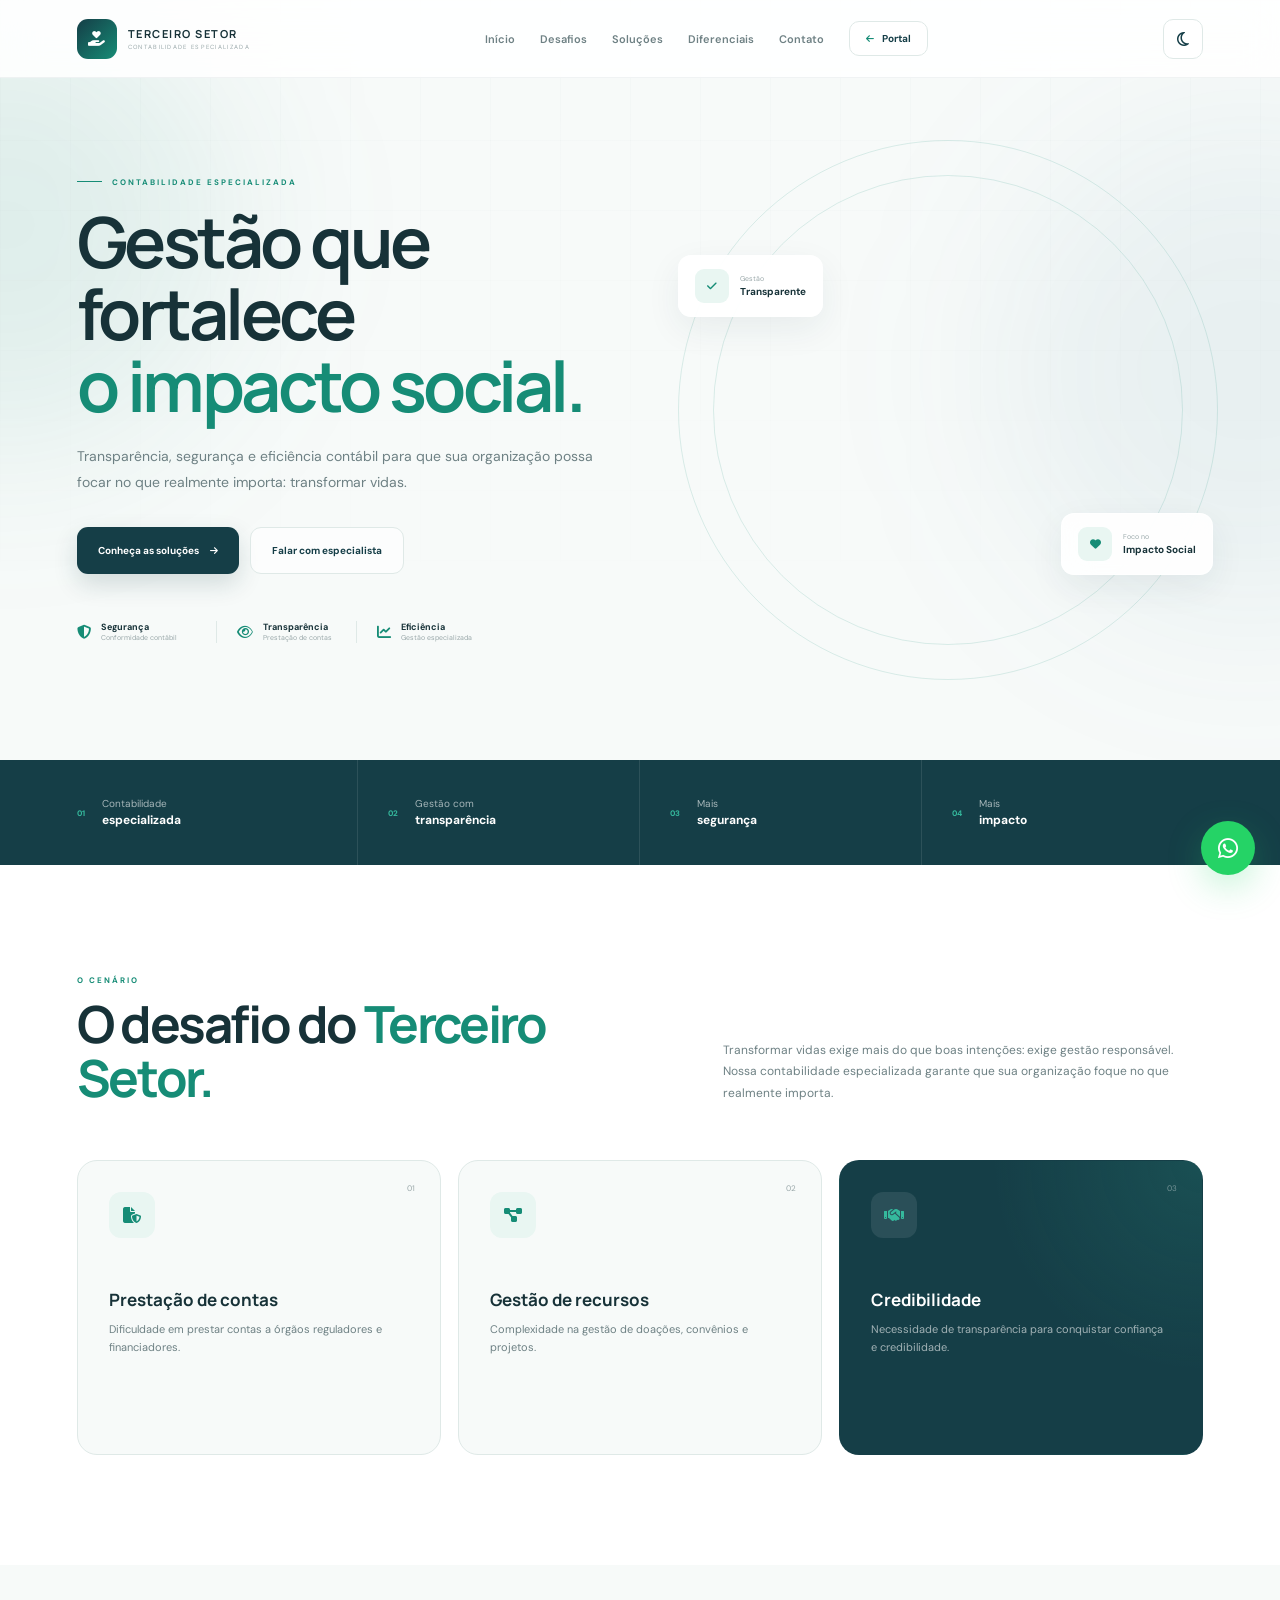
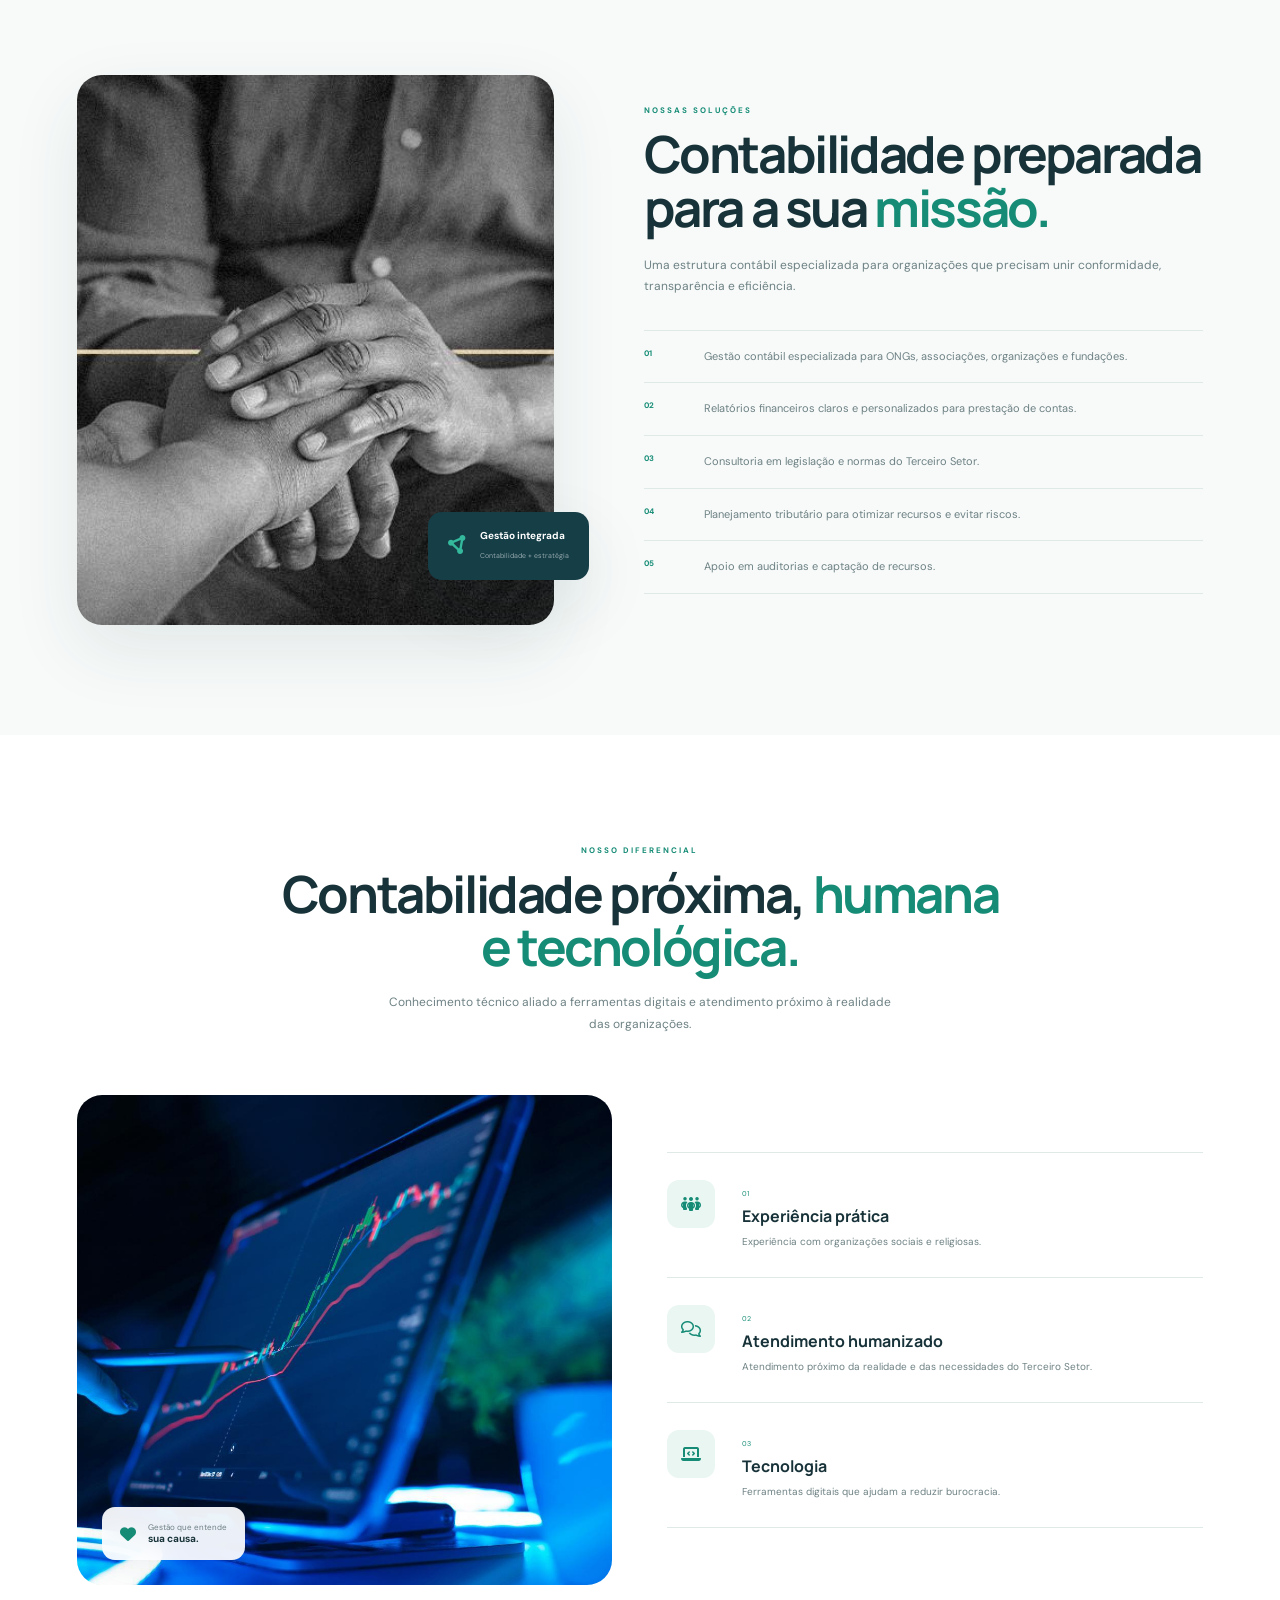
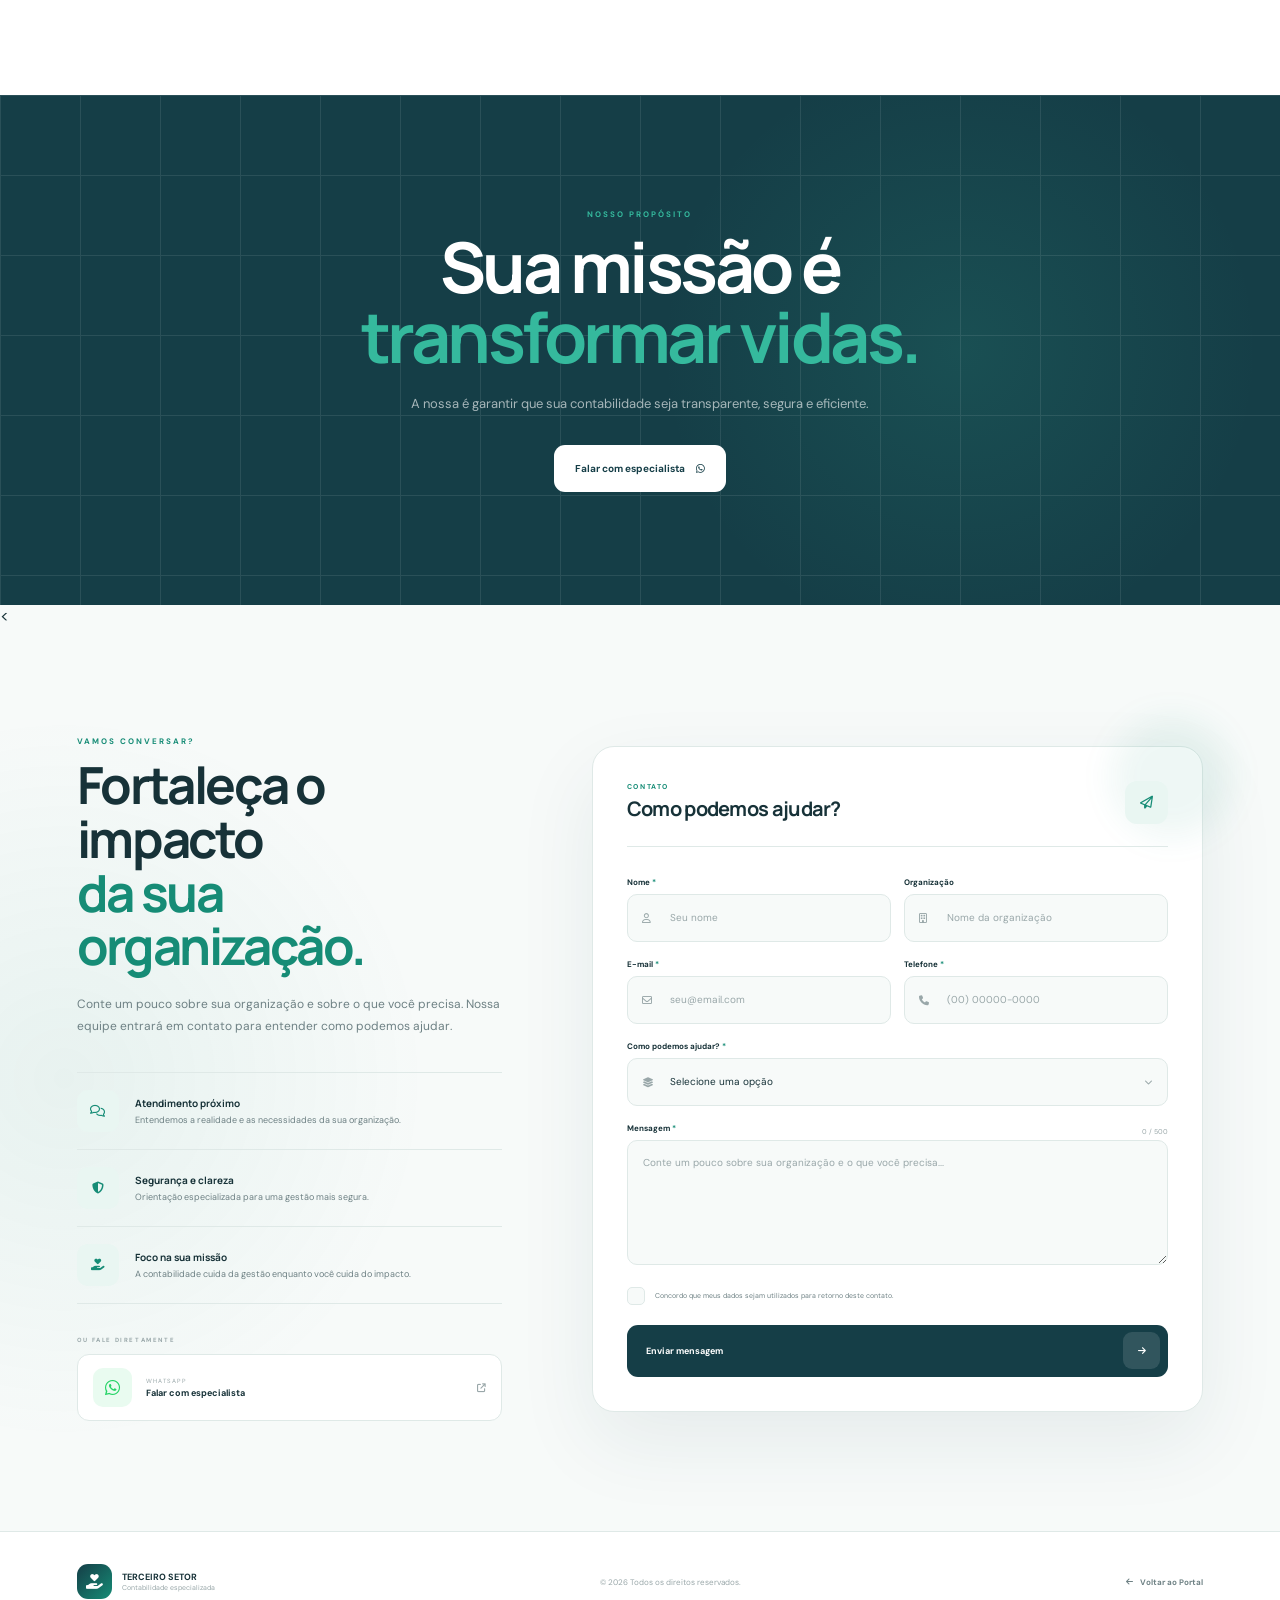
<file: terceirosetor.html>
<!DOCTYPE html>
<html lang="pt-BR">

<head>
    <meta charset="UTF-8">

    <meta
        name="viewport"
        content="width=device-width, initial-scale=1.0"
    >

    <title>Contabilidade para o Terceiro Setor</title>

    <meta
        name="description"
        content="Contabilidade especializada para o terceiro setor com transparência, conformidade e impacto social."
    >

    <!-- GOOGLE FONTS -->
    <link rel="preconnect" href="https://fonts.googleapis.com">
    <link rel="preconnect" href="https://fonts.gstatic.com" crossorigin>

    <link
        href="https://fonts.googleapis.com/css2?family=DM+Sans:wght@400;500;600;700&family=Manrope:wght@500;600;700;800&display=swap"
        rel="stylesheet"
    >

    <!-- FONT AWESOME -->
    <link
        rel="stylesheet"
        href="https://cdnjs.cloudflare.com/ajax/libs/font-awesome/6.5.2/css/all.min.css"
    >

    <link
        rel="stylesheet"
        href="terceiro-setor.css"
    >
</head>


<body>

<!-- =====================================================
     HEADER
===================================================== -->

<header class="header" id="header">

    <div class="container header-container">

        <!-- MARCA TEMPORÁRIA -->

        <a href="#inicio" class="brand">

            <div class="brand-icon">
                <i class="fa-solid fa-hand-holding-heart"></i>
            </div>

            <div class="brand-text">
                <strong>TERCEIRO SETOR</strong>
                <span>CONTABILIDADE ESPECIALIZADA</span>
            </div>

        </a>


        <!-- MENU -->

        <nav class="nav" id="nav">

            <a href="#inicio">Início</a>

            <a href="#desafios">
                Desafios
            </a>

            <a href="#solucoes">
                Soluções
            </a>

            <a href="#diferenciais">
                Diferenciais
            </a>

            <a href="#contato">
                Contato
            </a>


            <!-- PORTAL -->

            <a
                href="index.html"
                class="portal-button"
            >
                <i class="fa-solid fa-arrow-left"></i>
                Portal
            </a>

        </nav>


        <!-- AÇÕES -->

        <div class="header-actions">

            <button
                class="theme-toggle"
                id="themeToggle"
                aria-label="Alternar tema"
            >
                <i
                    class="fa-regular fa-moon"
                    id="themeIcon"
                ></i>
            </button>


            <button
                class="menu-toggle"
                id="menuToggle"
                aria-label="Abrir menu"
            >
                <i class="fa-solid fa-bars"></i>
            </button>

        </div>

    </div>

</header>



<main>


<!-- =====================================================
     HERO
===================================================== -->

<section class="hero" id="inicio">

    <div class="hero-grid"></div>

    <div class="hero-glow hero-glow-one"></div>
    <div class="hero-glow hero-glow-two"></div>


    <div class="container hero-container">


        <!-- TEXTO -->

        <div class="hero-content">

            <div class="eyebrow">

                <span></span>

                CONTABILIDADE ESPECIALIZADA

            </div>


            <h1>

                Gestão que fortalece

                <span>
                    o impacto social.
                </span>

            </h1>


            <p class="hero-description">

                Transparência, segurança e eficiência
                contábil para que sua organização possa
                focar no que realmente importa:
                transformar vidas.

            </p>


            <div class="hero-buttons">

                <a
                    href="#solucoes"
                    class="button button-primary"
                >

                    Conheça as soluções

                    <i class="fa-solid fa-arrow-right"></i>

                </a>


                <a
                    href="#contato"
                    class="button button-secondary"
                >

                    Falar com especialista

                </a>

            </div>


            <!-- INDICADORES -->

            <div class="hero-features">

                <div>

                    <i class="fa-solid fa-shield-halved"></i>

                    <span>
                        <strong>Segurança</strong>
                        Conformidade contábil
                    </span>

                </div>


                <div>

                    <i class="fa-regular fa-eye"></i>

                    <span>
                        <strong>Transparência</strong>
                        Prestação de contas
                    </span>

                </div>


                <div>

                    <i class="fa-solid fa-chart-line"></i>

                    <span>
                        <strong>Eficiência</strong>
                        Gestão especializada
                    </span>

                </div>

            </div>

        </div>



        <!-- VISUAL HERO -->

        <div class="hero-visual">


            <div class="visual-circle circle-one"></div>
            <div class="visual-circle circle-two"></div>


          


            <!-- CARD FLUTUANTE -->

            <div class="floating-card floating-top">

                <div class="floating-icon">

                    <i class="fa-solid fa-check"></i>

                </div>

                <div>

                    <span>
                        Gestão
                    </span>

                    <strong>
                        Transparente
                    </strong>

                </div>

            </div>


            <div class="floating-card floating-bottom">

                <div class="floating-icon">

                    <i class="fa-solid fa-heart"></i>

                </div>

                <div>

                    <span>
                        Foco no
                    </span>

                    <strong>
                        Impacto Social
                    </strong>

                </div>

            </div>

        </div>

    </div>

</section>



<!-- =====================================================
     FAIXA DE VALORES
===================================================== -->

<section class="values-bar">

    <div class="container values-grid">

        <div>
            <span>01</span>

            <p>
                Contabilidade
                <strong>especializada</strong>
            </p>
        </div>


        <div>
            <span>02</span>

            <p>
                Gestão com
                <strong>transparência</strong>
            </p>
        </div>


        <div>
            <span>03</span>

            <p>
                Mais
                <strong>segurança</strong>
            </p>
        </div>


        <div>
            <span>04</span>

            <p>
                Mais
                <strong>impacto</strong>
            </p>
        </div>

    </div>

</section>



<!-- =====================================================
     DESAFIOS
===================================================== -->

<section class="section challenges" id="desafios">

    <div class="container">


        <div class="section-heading">

            <div>

                <span class="section-label">
                    O CENÁRIO
                </span>

                <h2>
                    O desafio do
                    <span>Terceiro Setor.</span>
                </h2>

            </div>


            <p>

                Transformar vidas exige mais do que boas
                intenções: exige gestão responsável.
                Nossa contabilidade especializada garante
                que sua organização foque no que realmente
                importa.

            </p>

        </div>



        <div class="challenge-grid">


            <!-- CARD 01 -->

            <article class="challenge-card">

                <div class="card-number">
                    01
                </div>

                <div class="challenge-icon">

                    <i class="fa-solid fa-file-shield"></i>

                </div>

                <h3>
                    Prestação de contas
                </h3>

                <p>
                    Dificuldade em prestar contas a órgãos
                    reguladores e financiadores.
                </p>

            </article>



            <!-- CARD 02 -->

            <article class="challenge-card">

                <div class="card-number">
                    02
                </div>

                <div class="challenge-icon">

                    <i class="fa-solid fa-diagram-project"></i>

                </div>

                <h3>
                    Gestão de recursos
                </h3>

                <p>
                    Complexidade na gestão de doações,
                    convênios e projetos.
                </p>

            </article>



            <!-- CARD 03 -->

            <article class="challenge-card featured">

                <div class="card-number">
                    03
                </div>

                <div class="challenge-icon">

                    <i class="fa-solid fa-handshake"></i>

                </div>

                <h3>
                    Credibilidade
                </h3>

                <p>
                    Necessidade de transparência para
                    conquistar confiança e credibilidade.
                </p>

            </article>

        </div>

    </div>

</section>



<!-- =====================================================
     SOLUÇÕES
===================================================== -->

<section class="section solutions" id="solucoes">

    <div class="container solutions-container">


        <!-- IMAGEM -->

        <div class="solutions-visual">

            <div class="solutions-image">

                <img
                    src="imagem1-3setor.jpg"
                    alt="Soluções contábeis para organizações"
                >

            </div>


            <div class="experience-card">

                <i class="fa-solid fa-circle-nodes"></i>

                <div>

                    <strong>
                        Gestão integrada
                    </strong>

                    <span>
                        Contabilidade + estratégia
                    </span>

                </div>

            </div>

        </div>



        <!-- CONTEÚDO -->

        <div class="solutions-content">

            <span class="section-label">
                NOSSAS SOLUÇÕES
            </span>


            <h2>
                Contabilidade preparada
                para a sua <span>missão.</span>
            </h2>


            <p class="solutions-intro">

                Uma estrutura contábil especializada para
                organizações que precisam unir conformidade,
                transparência e eficiência.

            </p>



            <div class="solution-list">


                <div class="solution-item">

                    <span>01</span>

                    <p>
                        Gestão contábil especializada para
                        ONGs, associações, organizações e
                        fundações.
                    </p>

                </div>


                <div class="solution-item">

                    <span>02</span>

                    <p>
                        Relatórios financeiros claros e
                        personalizados para prestação de contas.
                    </p>

                </div>


                <div class="solution-item">

                    <span>03</span>

                    <p>
                        Consultoria em legislação e normas
                        do Terceiro Setor.
                    </p>

                </div>


                <div class="solution-item">

                    <span>04</span>

                    <p>
                        Planejamento tributário para otimizar
                        recursos e evitar riscos.
                    </p>

                </div>


                <div class="solution-item">

                    <span>05</span>

                    <p>
                        Apoio em auditorias e captação
                        de recursos.
                    </p>

                </div>

            </div>

        </div>

    </div>

</section>



<!-- =====================================================
     DIFERENCIAIS
===================================================== -->

<section
    class="section differentials"
    id="diferenciais"
>

    <div class="container">


        <div class="section-heading centered">

            <span class="section-label">
                NOSSO DIFERENCIAL
            </span>

            <h2>
                Contabilidade próxima,
                <span>humana e tecnológica.</span>
            </h2>

            <p>
                Conhecimento técnico aliado a ferramentas
                digitais e atendimento próximo à realidade
                das organizações.
            </p>

        </div>



        <div class="differentials-layout">


            <!-- VISUAL -->

            <div class="differential-image">

                <img
                    src="icone2-3setor.jpg"
                    alt="Tecnologia, pessoas e confiança"
                >

                <div class="image-badge">

                    <i class="fa-solid fa-heart"></i>

                    <span>
                        Gestão que entende
                        <strong>sua causa.</strong>
                    </span>

                </div>

            </div>



            <!-- CARDS -->

            <div class="differential-cards">


                <article>

                    <div class="differential-icon">

                        <i class="fa-solid fa-people-group"></i>

                    </div>

                    <div>

                        <span>
                            01
                        </span>

                        <h3>
                            Experiência prática
                        </h3>

                        <p>
                            Experiência com organizações
                            sociais e religiosas.
                        </p>

                    </div>

                </article>



                <article>

                    <div class="differential-icon">

                        <i class="fa-regular fa-comments"></i>

                    </div>

                    <div>

                        <span>
                            02
                        </span>

                        <h3>
                            Atendimento humanizado
                        </h3>

                        <p>
                            Atendimento próximo da realidade
                            e das necessidades do Terceiro Setor.
                        </p>

                    </div>

                </article>



                <article>

                    <div class="differential-icon">

                        <i class="fa-solid fa-laptop-code"></i>

                    </div>

                    <div>

                        <span>
                            03
                        </span>

                        <h3>
                            Tecnologia
                        </h3>

                        <p>
                            Ferramentas digitais que ajudam
                            a reduzir burocracia.
                        </p>

                    </div>

                </article>

            </div>

        </div>

    </div>

</section>



<!-- =====================================================
     MANIFESTO
===================================================== -->

<section class="manifesto">

    <div class="manifesto-grid"></div>


    <div class="container manifesto-content">

        <span class="section-label light-label">
            NOSSO PROPÓSITO
        </span>


        <h2>
            Sua missão é
            <span>transformar vidas.</span>
        </h2>


        <p>

            A nossa é garantir que sua contabilidade
            seja transparente, segura e eficiente.

        </p>


        <a
            href="https://wa.me/5511999999999?text=Olá,%20quero%20fortalecer%20a%20gestão%20da%20minha%20organização."
            target="_blank"
            rel="noopener noreferrer"
            class="button manifesto-button"
        >

            Falar com especialista

            <i class="fa-brands fa-whatsapp"></i>

        </a>

    </div>

</section>



<!-- =====================================================
     CONTATO
===================================================== -->

<<!-- =====================================================
     CONTATO
===================================================== -->

<section class="section contact" id="contato">

    <div class="container contact-container">

        <!-- LADO ESQUERDO -->

        <div class="contact-content">

            <span class="section-label">
                VAMOS CONVERSAR?
            </span>

            <h2>
                Fortaleça o impacto
                <span>da sua organização.</span>
            </h2>

            <p class="contact-description">
                Conte um pouco sobre sua organização e sobre
                o que você precisa. Nossa equipe entrará em
                contato para entender como podemos ajudar.
            </p>


            <div class="contact-benefits">

                <div class="contact-benefit">

                    <div class="benefit-icon">
                        <i class="fa-regular fa-comments"></i>
                    </div>

                    <div>
                        <strong>Atendimento próximo</strong>
                        <span>
                            Entendemos a realidade e as
                            necessidades da sua organização.
                        </span>
                    </div>

                </div>


                <div class="contact-benefit">

                    <div class="benefit-icon">
                        <i class="fa-solid fa-shield-halved"></i>
                    </div>

                    <div>
                        <strong>Segurança e clareza</strong>
                        <span>
                            Orientação especializada para uma
                            gestão mais segura.
                        </span>
                    </div>

                </div>


                <div class="contact-benefit">

                    <div class="benefit-icon">
                        <i class="fa-solid fa-hand-holding-heart"></i>
                    </div>

                    <div>
                        <strong>Foco na sua missão</strong>
                        <span>
                            A contabilidade cuida da gestão
                            enquanto você cuida do impacto.
                        </span>
                    </div>

                </div>

            </div>


            <div class="contact-direct">

                <span>OU FALE DIRETAMENTE</span>

                <a
                    href="https://wa.me/5511999999999"
                    target="_blank"
                    rel="noopener noreferrer"
                >
                    <i class="fa-brands fa-whatsapp"></i>

                    <div>
                        <small>WHATSAPP</small>
                        <strong>Falar com especialista</strong>
                    </div>

                    <i class="fa-solid fa-arrow-up-right-from-square"></i>
                </a>

            </div>

        </div>



        <!-- FORMULÁRIO -->

        <div class="contact-form-wrapper">

            <div class="form-top">

                <div>
                    <span>CONTATO</span>
                    <h3>Como podemos ajudar?</h3>
                </div>

                <div class="form-top-icon">
                    <i class="fa-regular fa-paper-plane"></i>
                </div>

            </div>


            <form
                class="contact-form"
                id="contactForm"
                novalidate
            >

                <!-- NOME / ORGANIZAÇÃO -->

                <div class="form-row">

                    <div class="form-group">

                        <label for="nome">
                            Nome
                            <span>*</span>
                        </label>

                        <div class="input-wrapper">

                            <i class="fa-regular fa-user"></i>

                            <input
                                type="text"
                                id="nome"
                                name="nome"
                                placeholder="Seu nome"
                                autocomplete="name"
                                required
                            >

                        </div>

                        <small class="field-error">
                            Informe seu nome.
                        </small>

                    </div>


                    <div class="form-group">

                        <label for="organizacao">
                            Organização
                        </label>

                        <div class="input-wrapper">

                            <i class="fa-regular fa-building"></i>

                            <input
                                type="text"
                                id="organizacao"
                                name="organizacao"
                                placeholder="Nome da organização"
                                autocomplete="organization"
                            >

                        </div>

                    </div>

                </div>



                <!-- EMAIL / TELEFONE -->

                <div class="form-row">

                    <div class="form-group">

                        <label for="email">
                            E-mail
                            <span>*</span>
                        </label>

                        <div class="input-wrapper">

                            <i class="fa-regular fa-envelope"></i>

                            <input
                                type="email"
                                id="email"
                                name="email"
                                placeholder="seu@email.com"
                                autocomplete="email"
                                required
                            >

                        </div>

                        <small class="field-error">
                            Informe um e-mail válido.
                        </small>

                    </div>


                    <div class="form-group">

                        <label for="telefone">
                            Telefone
                            <span>*</span>
                        </label>

                        <div class="input-wrapper">

                            <i class="fa-solid fa-phone"></i>

                            <input
                                type="tel"
                                id="telefone"
                                name="telefone"
                                placeholder="(00) 00000-0000"
                                autocomplete="tel"
                                maxlength="15"
                                required
                            >

                        </div>

                        <small class="field-error">
                            Informe seu telefone.
                        </small>

                    </div>

                </div>



                <!-- ASSUNTO -->

                <div class="form-group">

                    <label for="assunto">
                        Como podemos ajudar?
                        <span>*</span>
                    </label>

                    <div class="select-wrapper">

                        <i class="fa-solid fa-layer-group"></i>

                        <select
                            id="assunto"
                            name="assunto"
                            required
                        >

                            <option value="">
                                Selecione uma opção
                            </option>

                            <option value="Contabilidade especializada">
                                Contabilidade especializada
                            </option>

                            <option value="Prestação de contas">
                                Prestação de contas
                            </option>

                            <option value="Planejamento tributário">
                                Planejamento tributário
                            </option>

                            <option value="Auditoria">
                                Apoio em auditoria
                            </option>

                            <option value="Captação de recursos">
                                Captação de recursos
                            </option>

                            <option value="Consultoria">
                                Consultoria
                            </option>

                            <option value="Outro">
                                Outro assunto
                            </option>

                        </select>

                        <i class="fa-solid fa-chevron-down select-arrow"></i>

                    </div>

                    <small class="field-error">
                        Selecione uma opção.
                    </small>

                </div>



                <!-- MENSAGEM -->

                <div class="form-group">

                    <div class="label-row">

                        <label for="mensagem">
                            Mensagem
                            <span>*</span>
                        </label>

                        <small id="charCount">
                            0 / 500
                        </small>

                    </div>

                    <div class="textarea-wrapper">

                        <textarea
                            id="mensagem"
                            name="mensagem"
                            rows="5"
                            maxlength="500"
                            placeholder="Conte um pouco sobre sua organização e o que você precisa..."
                            required
                        ></textarea>

                    </div>

                    <small class="field-error">
                        Escreva uma mensagem.
                    </small>

                </div>



                <!-- PRIVACIDADE -->

                <label class="privacy-check">

                    <input
                        type="checkbox"
                        id="privacidade"
                        required
                    >

                    <span class="custom-checkbox">
                        <i class="fa-solid fa-check"></i>
                    </span>

                    <span class="privacy-text">
                        Concordo que meus dados sejam utilizados
                        para retorno deste contato.
                    </span>

                </label>



                <!-- BOTÃO -->

                <button
                    type="submit"
                    class="form-submit"
                    id="submitButton"
                >

                    <span>
                        Enviar mensagem
                    </span>

                    <div>
                        <i class="fa-solid fa-arrow-right"></i>
                    </div>

                </button>


                <div
                    class="form-message"
                    id="formMessage"
                ></div>

            </form>

        </div>

    </div>

</section>

</main>



<!-- =====================================================
     FOOTER
===================================================== -->

<footer class="footer">

    <div class="container footer-container">

        <div class="footer-brand">

            <div class="brand-icon">

                <i class="fa-solid fa-hand-holding-heart"></i>

            </div>

            <div>

                <strong>
                    TERCEIRO SETOR
                </strong>

                <span>
                    Contabilidade especializada
                </span>

            </div>

        </div>


        <p>
            © <span id="year"></span>
            Todos os direitos reservados.
        </p>


        <a
            href="index.html"
            class="footer-portal"
        >
            <i class="fa-solid fa-arrow-left"></i>
            Voltar ao Portal
        </a>

    </div>

</footer>



<!-- =====================================================
     WHATSAPP
===================================================== -->

<a
    class="whatsapp"
    href="https://wa.me/5511999999999?text=Olá,%20gostaria%20de%20saber%20mais%20sobre%20contabilidade%20para%20o%20Terceiro%20Setor."
    target="_blank"
    rel="noopener noreferrer"
    aria-label="Falar pelo WhatsApp"
>

    <i class="fa-brands fa-whatsapp"></i>

</a>



<script src="3setor.js"></script>

</body>
</html>
</file>
<file: style.css>
/* =====================================================
   CGCS — CONTABILIDADE & ASSESSORIA
===================================================== */

:root {

    --bg: #f5f7f5;
    --surface: #ffffff;
    --surface-soft: #f0f4f2;

    --navy: #153e47;
    --navy-dark: #0b292f;

    --green: #168c76;
    --green-light: #43bea3;
    --green-soft: #e8f5f1;

    --text: #17353b;
    --text-soft: #6f8285;
    --text-light: #9aabaa;

    --border: #dce7e4;

    --shadow:
        0 25px 70px rgba(20, 57, 64, .08);

    --shadow-hover:
        0 30px 80px rgba(20, 57, 64, .14);

}


/* =====================================================
   RESET
===================================================== */

* {
    margin: 0;
    padding: 0;
    box-sizing: border-box;
}


html {
    scroll-behavior: smooth;
}


body {

    min-height: 100vh;
    overflow-x: hidden;
    background: var(--bg);
    color: var(--text);
    font-family:
        "DM Sans",
        sans-serif;

    -webkit-font-smoothing: antialiased;

}


a {
    color: inherit;
    text-decoration: none;
}


button {
    font: inherit;
}


.container {

    width:
        min(1180px, 88%);

    margin:
        0 auto;

}


/* =====================================================
   BACKGROUND
===================================================== */

.page-background {

    position: fixed;

    inset: 0;

    z-index: -10;

    overflow: hidden;

    pointer-events: none;

}


.grid-background {

    position: absolute;

    inset: 0;

    opacity: .32;

    background-image:

        linear-gradient(
            rgba(21,62,71,.05) 1px,
            transparent 1px
        ),

        linear-gradient(
            90deg,
            rgba(21,62,71,.05) 1px,
            transparent 1px
        );

    background-size:
        72px 72px;

}


.glow {

    position: absolute;

    border-radius: 50%;

    filter: blur(110px);

}


.glow-one {

    width: 500px;
    height: 500px;

    left: -250px;
    top: 100px;

    background:
        rgba(22,140,118,.11);

}


.glow-two {

    width: 500px;
    height: 500px;

    right: -250px;
    top: 420px;

    background:
        rgba(46,122,144,.08);

}


.orb {

    position: absolute;

    border:
        1px solid rgba(22,140,118,.10);

    border-radius: 50%;

}


.orb-one {

    width: 400px;
    height: 400px;

    right: -200px;
    top: 100px;

}


.orb-two {

    width: 600px;
    height: 600px;

    left: -350px;
    bottom: 0;

}


/* =====================================================
   HEADER
===================================================== */

.header {

    width: 100%;
    height: 78px;

    position: fixed;

    top: 0;
    left: 0;

    z-index: 1000;

    display: flex;

    align-items: center;

    background:
        rgba(245,247,245,.82);

    border-bottom:
        1px solid rgba(21,62,71,.05);

    backdrop-filter:
        blur(18px);

    transition:
        .3s ease;

}


.header.scrolled {

    background:
        rgba(255,255,255,.93);

    box-shadow:
        0 8px 35px rgba(20,57,64,.06);

}


.header-container {

    display: flex;

    align-items: center;

    justify-content: space-between;

}


/* =====================================================
   BRAND
===================================================== */

.brand {

    display: flex;

    align-items: center;

    gap: 11px;

}


.brand-symbol {

    width: 39px;
    height: 39px;

    display: grid;

    place-items: center;

    border-radius: 11px;

    background:
        linear-gradient(
            135deg,
            var(--navy),
            var(--green)
        );

    color: #fff;

    box-shadow:
        0 8px 22px rgba(21,62,71,.14);

}


.brand-symbol span {

    font-family:
        Manrope,
        sans-serif;

    font-size: 15px;

    font-weight: 800;

}


.brand-info strong {

    display: block;

    font-family:
        Manrope,
        sans-serif;

    font-size: 12px;

    letter-spacing:
        1.8px;

}


.brand-info span {

    display: block;

    margin-top: 2px;

    color:
        var(--shadow);

    font-size: 14px;

    font-weight: 600;

    letter-spacing:
        1.3px;

}


/* =====================================================
   NAV
===================================================== */

.nav {

    display: flex;

    align-items: center;

    gap: 28px;

}


.nav a {

    position: relative;

    color:
        var(--text-soft);

    font-size: 12px;

    font-weight: 600;

    transition:
        color .25s ease;

}


.nav a::after {

    content: "";

    width: 0;
    height: 2px;

    position: absolute;

    left: 0;
    bottom: -7px;

    border-radius: 10px;

    background:
        var(--green);

    transition:
        width .25s ease;

}


.nav a:hover {

    color:
        var(--green);

}


.nav a:hover::after {

    width: 100%;

}


/* =====================================================
   HEADER ACTIONS
===================================================== */

.header-actions {

    display: flex;

    align-items: center;

    gap: 8px;

}


.theme-toggle,
.menu-toggle {

    width: 39px;
    height: 39px;

    display: grid;

    place-items: center;

    border:
        1px solid var(--border);

    border-radius:
        10px;

    background:
        var(--surface);

    color:
        var(--navy);

    cursor: pointer;

    transition:
        .25s ease;

}


.theme-toggle:hover,
.menu-toggle:hover {

    border-color:
        var(--green);

    color:
        var(--green);

}


.menu-toggle {
    display: none;
}


/* =====================================================
   HERO
===================================================== */

.hero {

    min-height: 100vh;

    position: relative;

    display: flex;

    align-items: center;

    justify-content: center;

    padding:
        145px 0 80px;

}


.hero-container {

    text-align: center;

}


/* =====================================================
   HERO BRAND
===================================================== */

.hero-brand {

    display: flex;

    flex-direction: column;

    align-items: center;

    margin-bottom: 35px;

}


.hero-brand-mark {

    font-family:
        Manrope,
        sans-serif;

    color:
        var(--navy);

    font-size:
        clamp(25px, 3vw, 35px);

    font-weight: 800;

    letter-spacing:
        9px;

}


.hero-brand-line {

    width: 34px;
    height: 1px;

    margin:
        11px 0 8px;

    background:
        var(--green);

}


.hero-brand-subtitle {

    color:
        var(--text-light);

    font-size: 7px;

    font-weight: 700;

    letter-spacing:
        3px;

}


/* =====================================================
   EYEBROW
===================================================== */

.eyebrow {

    display: flex;

    align-items: center;

    justify-content: center;

    gap: 12px;

    margin-bottom: 18px;

    color:
        var(--green);

    font-size: 10px;

    font-weight: 700;

    letter-spacing:
        2.2px;

}


.eyebrow-line {

    width: 25px;
    height: 1px;

    background:
        var(--green);

}


/* =====================================================
   HERO TITLE
===================================================== */

.hero h1 {

    max-width: 900px;

    margin:
        0 auto;

    font-family:
        Manrope,
        sans-serif;

    font-size: 50px;

    font-weight: 550;

    line-height:
        .98;

    letter-spacing:
        -4.7px;

}


.hero h1 span {

    display: block;

    color:
        var(--green);

}


.hero-description {

    max-width: 610px;

    margin:
        26px auto 0;

    color:
        var(--text-soft);

    font-size: 13px;

    line-height: 1.8;

}


/* =====================================================
   EXPLORE
===================================================== */

.explore-button {

    display: inline-flex;

    align-items: center;

    gap: 13px;

    margin-top: 33px;

    padding:
        7px 7px 7px 18px;

    border:
        1px solid var(--border);

    border-radius:
        50px;

    background:
        rgba(255,255,255,.62);

    color:
        var(--navy);

    font-size: 13px;

    font-weight: 700;

    backdrop-filter:
        blur(10px);

    transition:
        .3s ease;

}


.explore-button div {

    width: 32px;
    height: 32px;

    display: grid;

    place-items: center;

    border-radius: 50%;

    background:
        var(--navy);

    color:
        #fff;

    font-size: 8px;

}


.explore-button:hover {

    transform:
        translateY(-3px);

    border-color:
        rgba(22,140,118,.30);

    box-shadow:
        var(--shadow);

}


.explore-button:hover div {

    background:
        var(--green);

}


/* =====================================================
   HERO INDICATORS
===================================================== */

.hero-indicators {

    max-width: 620px;

    display: grid;

    grid-template-columns:
        repeat(3, 1fr);

    margin:
        70px auto 0;

    border-top:
        1px solid var(--border);

    border-bottom:
        1px solid var(--border);

}


.hero-indicators > div {

    min-height: 63px;

    display: flex;

    align-items: center;

    justify-content: center;

    gap: 10px;

    border-right:
        1px solid var(--border);

    color:
        var(--shadow);

    font-size: 9px;

    font-weight: 700;

    letter-spacing:
        1px;

}


.hero-indicators > div:last-child {
    border-right: 0;
}


.indicator-number {

    color:
        var(--green);

    font-size: 7px;

}


/* =====================================================
   SCROLL
===================================================== */

.scroll-indicator {

    position: absolute;

    left: 35px;
    bottom: 35px;

    display: flex;

    flex-direction: column;

    align-items: center;

    gap: 8px;

}


.scroll-indicator span {

    writing-mode:
        vertical-rl;

    color:
        var(--text-light);

    font-size: 6px;

    letter-spacing:
        2px;

}


.scroll-indicator div {

    width: 1px;
    height: 30px;

    background:
        linear-gradient(
            var(--green),
            transparent
        );

}


/* =====================================================
   SECTIONS
===================================================== */

.solutions-section {

    padding:
        120px 0;

    background:
        rgba(255,255,255,.60);

    border-top:
        1px solid var(--border);

    backdrop-filter:
        blur(10px);

}


.section-heading {

    display: flex;

    align-items: flex-end;

    justify-content: space-between;

    gap: 70px;

    margin-bottom: 60px;

}


.section-number {

    display: block;

    margin-bottom: 13px;

    color:
        var(--green);

    font-size: 7px;

    font-weight: 700;

    letter-spacing:
        2px;

}


.section-heading h2,
.about-heading h2,
.contact-copy h2 {

    font-family:
        Manrope,
        sans-serif;

    font-size:
        clamp(38px, 5vw, 56px);

    font-weight: 550;

    line-height: 1.05;

    letter-spacing:
        -2.8px;

}


.section-heading h2 span {

    display: block;

    color:
        var(--green);

}


.section-heading > p {

    max-width: 470px;

    color:
        var(--text-soft);

    font-size: 11px;

    line-height: 1.8;

}


/* =====================================================
   CARDS
===================================================== */

.solutions-grid {

    display: grid;

    grid-template-columns:
        repeat(3, 1fr);

    gap: 17px;

}


.solution-card {

    min-height: 545px;

    position: relative;

    display: flex;

    flex-direction: column;

    overflow: hidden;

    border:
        1px solid var(--border);

    border-radius:
        22px;

    background:
        var(--surface);

    transition:
        transform .4s ease,
        opacity .4s ease,
        box-shadow .4s ease,
        border-color .4s ease;

}


.solution-card:hover {

    transform:
        translateY(-10px);

    border-color:
        rgba(22,140,118,.28);

    box-shadow:
        var(--shadow-hover);

}


.solutions-grid:has(.solution-card:hover)
.solution-card:not(:hover) {

    opacity: .66;

    transform:
        scale(.985);

}


/* =====================================================
   CARD TOP
===================================================== */

.card-top {

    display: flex;

    align-items: center;

    justify-content: space-between;

    padding:
        22px 23px 0;

}


.card-index {

    color:
        var(--green);

    font-size: 12px;

    font-weight: 700;

}


.card-tag {

    padding:
        6px 8px;

    border:
        1px solid var(--border);

    border-radius:
        20px;

    color:
        var(--text-light);

    font-size: 10px;

    font-weight: 700;

    letter-spacing:
        1px;

}


/* =====================================================
   CARD VISUAL
===================================================== */

.card-visual {

    height: 205px;

    position: relative;

    display: flex;

    align-items: center;

    justify-content: center;

    margin:
        18px 20px 0;

    overflow: hidden;

    border-radius:
        16px;

    background:
        var(--surface-soft);

}


/* =====================================================
   ACCOUNTING VISUAL
===================================================== */

.accounting-visual {

    background:

        radial-gradient(
            circle at 70% 20%,
            rgba(22,140,118,.12),
            transparent 40%
        ),

        var(--surface-soft);

}


.accounting-window {

    width: 72%;
    height: 68%;

    position: relative;

    padding:
        14px;

    border:
        1px solid var(--border);

    border-radius:
        12px;

    background:
        rgba(255,255,255,.80);

    box-shadow:
        0 15px 35px rgba(20,57,64,.07);

}


.window-top {

    display: flex;

    gap: 4px;

}


.window-top span {

    width: 5px;
    height: 5px;

    border-radius: 50%;

    background:
        var(--border);

}


.chart-area {

    height: 85px;

    display: flex;

    align-items: flex-end;

    justify-content: space-between;

    gap: 7px;

    margin-top: 15px;

    padding:
        0 8px;

    border-bottom:
        1px solid var(--border);

}


.chart-bar {

    width: 13%;

    height:
        var(--height);

    border-radius:
        4px 4px 0 0;

    background:
        linear-gradient(
            to top,
            var(--navy),
            var(--green-light)
        );

    transition:
        height .4s ease;

}


.solution-card:hover
.chart-bar {

    height:
        calc(var(--height) + 7%);

}


.floating-data {

    position: absolute;

    right: 16px;
    bottom: 15px;

    display: flex;

    align-items: center;

    gap: 6px;

    padding:
        7px 10px;

    border-radius:
        8px;

    background:
        var(--navy);

    color:
        #fff;

    font-size: 10px;

}


.floating-data i {

    color:
        var(--green-light);

}


/* =====================================================
   NETWORK
===================================================== */

.network {

    width: 150px;
    height: 150px;

    position: relative;

}


.node {

    position: absolute;

    width: 14px;
    height: 14px;

    border:
        3px solid var(--surface-soft);

    border-radius: 50%;

    background:
        var(--green);

    z-index: 2;

}


.node-main {

    width: 55px;
    height: 55px;

    left: 47px;
    top: 47px;

    display: grid;

    place-items: center;

    border:
        1px solid rgba(22,140,118,.15);

    background:
        var(--surface);

    color:
        var(--green);

    box-shadow:
        0 12px 30px rgba(20,57,64,.08);

}


.node-a {
    top: 5px;
    left: 67px;
}

.node-b {
    top: 68px;
    right: 5px;
}

.node-c {
    bottom: 3px;
    left: 67px;
}

.node-d {
    top: 68px;
    left: 3px;
}


.network-line {

    width: 60px;
    height: 1px;

    position: absolute;

    left: 75px;
    top: 75px;

    transform-origin:
        left center;

    background:
        rgba(22,140,118,.27);

}


.line-a {
    transform: rotate(-90deg);
}

.line-b {
    transform: rotate(0deg);
}

.line-c {
    transform: rotate(90deg);
}

.line-d {
    transform: rotate(180deg);
}


/* =====================================================
   BUILDING
===================================================== */

.building-visual {

    align-items: flex-end;

    padding-bottom: 25px;

}


.building {

    position: absolute;

    bottom: 25px;

    border:
        1px solid rgba(21,62,71,.14);

    background:
        rgba(255,255,255,.75);

}


.building-back {

    width: 90px;
    height: 120px;

    left: 45px;

    display: grid;

    grid-template-columns:
        repeat(3, 1fr);

    gap: 8px;

    padding:
        18px 12px;

}


.building-back span {

    height: 9px;

    background:
        rgba(22,140,118,.18);

}


.building-front {

    width: 110px;
    height: 150px;

    right: 48px;

    box-shadow:
        0 10px 30px rgba(20,57,64,.06);

}


.building-windows {

    display: grid;

    grid-template-columns:
        repeat(2, 1fr);

    gap: 12px;

    padding:
        25px 18px;

}


.building-windows span {

    height: 12px;

    background:
        rgba(21,62,71,.10);

}


.building-ground {

    width: 230px;
    height: 1px;

    position: absolute;

    bottom: 24px;

    background:
        var(--border);

}


.building-status {

    position: absolute;

    right: 14px;
    bottom: 13px;

    display: flex;

    align-items: center;

    gap: 5px;

    padding:
        6px 8px;

    border-radius:
        6px;

    background:
        var(--surface);

    color:
        var(--text-soft);

    font-size: 10px;

    box-shadow:
        0 5px 15px rgba(20,57,64,.07);

}


.building-status span {

    width: 5px;
    height: 5px;

    border-radius: 50%;

    background:
        var(--green);

}


/* =====================================================
   CARD CONTENT
===================================================== */

.card-content {

    padding:
        25px 25px 18px;

}


.card-category {

    color:
        var(--green);

    font-size: 10px;

    font-weight: 700;

    letter-spacing:
        1.5px;

}


.card-content h3 {

    margin:
        8px 0 10px;

    font-family:
        Manrope,
        sans-serif;

    font-size: 25px;

    letter-spacing:
        -1px;

}


.card-content p {

    color:
        var(--text-soft);

    font-size: 12px;

    line-height: 1.7;

}


/* =====================================================
   CARD FOOTER
===================================================== */

.card-footer {

    margin-top: auto;

    padding:
        0 25px 25px;

}


.card-link {

    display: flex;

    align-items: center;

    justify-content: space-between;

    padding-top: 16px;

    border-top:
        1px solid var(--border);

    color:
        var(--text);

    font-size: 10px;

    font-weight: 700;

}


.card-link div {

    width: 31px;
    height: 31px;

    display: grid;

    place-items: center;

    border-radius: 50%;

    border:
        1px solid var(--border);

    color:
        var(--green);

    transition:
        .3s ease;

}


.card-link:hover div {

    transform:
        translateX(3px);

    border-color:
        var(--green);

    background:
        var(--green);

    color:
        #fff;

}


/* =====================================================
   ABOUT CGCS
===================================================== */

.about-section {

    position: relative;

    overflow: hidden;

    padding:
        120px 0;

    background:
        var(--navy);

    color:
        #fff;

}


.about-grid-background {

    position: absolute;

    inset: 0;

    opacity: .06;

    background-image:

        linear-gradient(
            white 1px,
            transparent 1px
        ),

        linear-gradient(
            90deg,
            white 1px,
            transparent 1px
        );

    background-size:
        75px 75px;

}


.about-container {

    position: relative;

    z-index: 2;

    display: grid;

    grid-template-columns:
        .8fr 1.2fr;

    gap: 110px;

}


.section-number.light {

    color:
        var(--green-light);

}


.about-heading h2 {

    font-size:
        clamp(44px, 6vw, 65px);

}


.about-heading h2 span {

    display: block;

    color:
        var(--green-light);

}


.about-label {

    color:
        var(--green-light);

    font-size: 10px;

    font-weight: 700;

    letter-spacing:
        1.8px;

}


.about-main-text {

    max-width: 650px;

    margin-top: 17px;

    color:
        #fff;

    font-family:
        Manrope,
        sans-serif;

    font-size:
        19px;

    line-height: 1.55;

}


.about-secondary-text {

    max-width: 620px;

    margin-top: 20px;

    color:
        rgba(255,255,255,.55);

    font-size: 11px;

    line-height: 1.8;

}


/* =====================================================
   ABOUT VALUES
===================================================== */

.about-values {

    display: grid;

    grid-template-columns:
        repeat(3, 1fr);

    margin-top: 45px;

    border-top:
        1px solid rgba(255,255,255,.10);

}


.about-values > div {

    padding:
        25px 20px 0;

    border-right:
        1px solid rgba(255,255,255,.10);

}


.about-values > div:first-child {
    padding-left: 0;
}


.about-values > div:last-child {
    border-right: 0;
}


.about-values span {

    color:
        var(--green-light);

    font-size: 10px;

}


.about-values strong {

    display: block;

    margin:
        9px 0 6px;

    font-size: 12px;

}


.about-values p {

    color:
        rgba(255,255,255,.45);

    font-size: 10px;

    line-height: 1.6;

}


/* =====================================================
   MANIFESTO
===================================================== */

.manifesto-section {

    padding:
        115px 0;

    background:
        var(--bg);

}


.manifesto-container {

    text-align: center;

}


.manifesto-container > span {

    color:
        var(--green);

    font-size: 10px;

    font-weight: 700;

    letter-spacing:
        4px;

}


.manifesto-container h2 {

    margin-top: 15px;

    font-family:
        Manrope,
        sans-serif;

    font-size:
        clamp(43px, 6vw, 70px);

    font-weight: 500;

    line-height: 1;

    letter-spacing:
        -3.5px;

}


.manifesto-container h2 strong {

    display: block;

    color:
        var(--green);

    font-weight: 500;

}


.manifesto-container p {

    margin-top: 20px;

    color:
        var(--text-soft);

    font-size: 11px;

}


.manifesto-line {

    width: 1px;
    height: 55px;

    margin:
        35px auto 0;

    background:
        linear-gradient(
            var(--green),
            transparent
        );

}


/* =====================================================
   CONTACT
===================================================== */

.contact-section {

    padding:
        100px 0;

    border-top:
        1px solid var(--border);

    background:
        rgba(255,255,255,.55);

}


.contact-container {

    display: grid;

    grid-template-columns:
        1fr .8fr;

    align-items: center;

    gap: 100px;

}


.contact-copy h2 span {

    display: block;

    color:
        var(--green);

}


.contact-copy > p {

    max-width: 520px;

    margin-top: 20px;

    color:
        var(--text-soft);

    font-size: 11px;

    line-height: 1.8;

}


.contact-actions {

    display: flex;

    flex-direction: column;

    gap: 10px;

}


.contact-option {

    display: grid;

    grid-template-columns:
        44px 1fr auto;

    align-items: center;

    gap: 14px;

    padding:
        13px 15px;

    border:
        1px solid var(--border);

    border-radius:
        12px;

    background:
        var(--surface);

    transition:
        .3s ease;

}


.contact-option:hover {

    transform:
        translateX(5px);

    border-color:
        rgba(22,140,118,.25);

    box-shadow:
        var(--shadow);

}


.contact-icon {

    width: 42px;
    height: 42px;

    display: grid;

    place-items: center;

    border-radius:
        10px;

    background:
        var(--green-soft);

    color:
        var(--green);

}


.whatsapp-icon {

    color:
        #25d366;

}


.contact-option small {

    display: block;

    color:
        var(--text-light);

    font-size: 6px;

    letter-spacing:
        1px;

}


.contact-option strong {

    display: block;

    margin-top: 2px;

    font-size: 10px;

}


.contact-option > i {

    color:
        var(--text-light);

    font-size: 8px;

}


/* =====================================================
   FOOTER
===================================================== */

.footer {

    padding:
        30px 0;

    border-top:
        1px solid var(--border);

    background:
        var(--surface);

}


.footer-container {

    display: flex;

    align-items: center;

    justify-content: space-between;

}


.footer-brand {

    display: flex;

    align-items: center;

    gap: 9px;

}


.brand-symbol.small {

    width: 32px;
    height: 32px;

    border-radius: 8px;

}


.brand-symbol.small span {

    font-size: 11px;

}


.footer-brand strong {

    display: block;

    font-size: 11px;

}


.footer-brand > div:last-child span {

    display: block;

    color:
        var(--shadow);

    font-size: 8px;

    letter-spacing:
        1px;

}


.footer p,
.footer > .container > a {

    color:
        var(--text-light);

    font-size: 9px;

}


.footer > .container > a {

    display: flex;

    align-items: center;

    gap: 8px;

}


.footer > .container > a:hover {

    color:
        var(--green);

}


/* =====================================================
   REVEAL
===================================================== */

.reveal {

    opacity: 0;

    transform:
        translateY(25px);

    transition:
        opacity .7s ease,
        transform .7s ease;

}


.reveal.visible {

    opacity: 1;

    transform:
        translateY(0);

}


/* =====================================================
   DARK MODE
===================================================== */

body.dark-theme {

    --bg: #071316;

    --surface: #0e1d21;
    --surface-soft: #102328;

    --navy: #43c8ab;
    --navy-dark: #061012;

    --green: #38c6a7;
    --green-light: #62dcc2;
    --green-soft:
        rgba(56,198,167,.08);

    --text: #e8f2f0;
    --text-soft: #9aafab;
    --text-light: #6f8783;

    --border: #203438;

    --shadow:
        0 25px 70px rgba(0,0,0,.24);

    --shadow-hover:
        0 30px 80px rgba(0,0,0,.34);

}


body.dark-theme
.header {

    background:
        rgba(7,19,22,.86);

}


body.dark-theme
.header.scrolled {

    background:
        rgba(7,19,22,.95);

}


body.dark-theme
.explore-button {

    background:
        rgba(14,29,33,.80);

}


body.dark-theme
.solutions-section,
body.dark-theme
.contact-section {

    background:
        rgba(9,23,26,.75);

}


body.dark-theme
.accounting-window {

    background:
        rgba(14,29,33,.85);

}


body.dark-theme
.node-main {

    background:
        #102328;

}


body.dark-theme
.building {

    background:
        rgba(14,29,33,.82);

}


body.dark-theme
.about-section {

    background:
        #0d3036;

}


body.dark-theme
.manifesto-section {

    background:
        #071316;

}


body.dark-theme
.footer {

    background:
        #09171a;

}


/* =====================================================
   RESPONSIVE
===================================================== */

@media (max-width: 950px) {

    .solutions-grid {

        grid-template-columns:
            1fr;

        max-width: 620px;

        margin:
            0 auto;

    }


    .solution-card {

        min-height: 510px;

    }


    .section-heading {

        display: block;

    }


    .section-heading > p {

        margin-top: 20px;

    }


    .about-container {

        grid-template-columns:
            1fr;

        gap: 55px;

    }


    .contact-container {

        grid-template-columns:
            1fr;

        gap: 50px;

    }

}


@media (max-width: 760px) {

    .menu-toggle {
        display: grid;
    }


    .nav {

        width:
            calc(100% - 40px);

        position: absolute;

        top: 68px;
        left: 20px;

        display: none;

        flex-direction: column;

        align-items: stretch;

        gap: 0;

        padding: 14px;

        border:
            1px solid var(--border);

        border-radius:
            14px;

        background:
            var(--surface);

        box-shadow:
            var(--shadow);

    }


    .nav.open {
        display: flex;
    }


    .nav a {

        padding:
            13px 10px;

    }


    .nav a::after {
        display: none;
    }


    .hero {

        min-height: auto;

        padding:
            135px 0 80px;

    }


    .hero h1 {

        font-size:
            clamp(46px, 13vw, 65px);

        letter-spacing:
            -3px;

    }


    .hero-indicators {

        grid-template-columns:
            1fr;

        max-width: 300px;

        margin-top: 55px;

    }


    .hero-indicators > div {

        border-right: 0;

        border-bottom:
            1px solid var(--border);

    }


    .hero-indicators > div:last-child {
        border-bottom: 0;
    }


    .scroll-indicator {
        display: none;
    }


    .about-values {

        grid-template-columns:
            1fr;

    }


    .about-values > div {

        padding:
            20px 0;

        border-right: 0;

        border-bottom:
            1px solid rgba(255,255,255,.10);

    }


    .about-values > div:last-child {
        border-bottom: 0;
    }


    .footer-container {

        flex-direction: column;

        gap: 20px;

        text-align: center;

    }

}


@media (max-width: 500px) {

    .container {
        width: 90%;
    }


    .header {
        height: 70px;
    }


    .brand-info span {
        display: none;
    }


    .hero-brand {
        margin-bottom: 28px;
    }


    .hero-brand-mark {
        letter-spacing: 6px;
    }


    .hero h1 {
        font-size: 45px;
    }


    .hero-description {
        font-size: 11px;
    }


    .solutions-section,
    .about-section,
    .manifesto-section,
    .contact-section {

        padding:
            80px 0;

    }


    .section-heading h2,
    .about-heading h2,
    .contact-copy h2 {

        font-size: 39px;

        letter-spacing:
            -2px;

    }


    .card-visual {
        height: 185px;
    }


    .solution-card {
        min-height: 500px;
    }


    .manifesto-container h2 {

        font-size: 44px;

        letter-spacing:
            -2.5px;

    }

}
/* =====================================================
   LOGO CGCS
===================================================== */

/* Logo do menu */

.brand-logo {
    display: flex;
    align-items: center;
}

.header-logo {
    width: 145px;
    height: 55px;

    object-fit: contain;
    object-position: left center;

    display: block;
}


/* Logo principal do Hero */

.hero-brand {
    display: flex;
    justify-content: center;
    align-items: center;

    margin-bottom: 28px;
}

.hero-logo {
    width: min(390px, 80vw);
    height: auto;

    display: block;

    object-fit: contain;

    transition:
        transform .4s ease,
        filter .4s ease;
}

.hero-logo:hover {
    transform: scale(1.02);
}


/* Tema claro */

body:not(.dark-theme) .hero-logo {
    filter:
        drop-shadow(0 15px 30px rgba(21, 62, 71, .12));
}


/* Tema escuro */

body.dark-theme .hero-logo {
    filter:
        drop-shadow(0 0 18px rgba(56, 198, 167, .15))
        drop-shadow(0 18px 35px rgba(0, 0, 0, .25));
}


/* Responsivo */

@media (max-width: 600px) {

    .header-logo {
        width: 115px;
        height: 45px;
    }

    .hero-logo {
        width: min(310px, 88vw);
    }

}
/* =====================================================
   FORMULÁRIO CGCS
===================================================== */

.contact-container {
    align-items: start;
}

.contact-info {
    max-width: 470px;
    margin-top: 35px;

    border-top: 1px solid var(--border);
}

.contact-info-item {
    display: grid;
    grid-template-columns: 45px 1fr;

    align-items: center;

    gap: 14px;

    padding: 17px 0;

    border-bottom: 1px solid var(--border);
}

.contact-info-icon {
    width: 42px;
    height: 42px;

    display: grid;
    place-items: center;

    border-radius: 11px;

    background: var(--green-soft);
    color: var(--green);

    font-size: 12px;
}

.contact-info-item strong {
    display: block;

    margin-bottom: 3px;

    font-size: 10px;
}

.contact-info-item span {
    color: var(--text-soft);

    font-size: 8px;
    line-height: 1.5;
}


/* CARD */

.contact-form-card {
    padding: 32px;

    border: 1px solid var(--border);

    border-radius: 22px;

    background: var(--surface);

    box-shadow: var(--shadow);
}


/* CABEÇALHO */

.form-header {
    display: flex;

    align-items: center;
    justify-content: space-between;

    margin-bottom: 27px;
    padding-bottom: 20px;

    border-bottom: 1px solid var(--border);
}

.form-header > div:first-child > span {
    display: block;

    margin-bottom: 4px;

    color: var(--green);

    font-size: 6px;
    font-weight: 700;

    letter-spacing: 1.5px;
}

.form-header h3 {
    font-family: Manrope, sans-serif;

    font-size: 20px;
    letter-spacing: -.6px;
}

.form-header-icon {
    width: 43px;
    height: 43px;

    display: grid;
    place-items: center;

    border-radius: 12px;

    background: var(--green-soft);
    color: var(--green);

    font-size: 12px;
}


/* FORM */

.form-row {
    display: grid;

    grid-template-columns: 1fr 1fr;

    gap: 12px;
}

.form-group {
    margin-bottom: 16px;
}

.form-group label {
    display: block;

    margin-bottom: 7px;

    color: var(--text);

    font-size: 11px;
    font-weight: 700;
}

.form-group label span {
    color: var(--green);
}


/* INPUTS */

.input-box,
.select-box {
    height: 48px;

    position: relative;

    display: flex;
    align-items: center;
}

.input-box > i,
.select-box > i:first-child {
    position: absolute;

    left: 15px;

    z-index: 2;

    color: var(--text-light);

    font-size: 11px;

    pointer-events: none;
}

.input-box input,
.select-box select,
.contact-form textarea {
    width: 100%;

    border: 1px solid var(--border);
    outline: none;

    background: var(--bg);
    color: var(--text);

    font-family: "DM Sans", sans-serif;

    transition: .25s ease;
}

.input-box input,
.select-box select {
    height: 48px;

    padding: 0 42px;
    border-radius: 10px;
    font-size: 11px;
}

.input-box input::placeholder,
.contact-form textarea::placeholder {
    color: var(--text-light);
}

.input-box input:focus,
.select-box select:focus,
.contact-form textarea:focus {
    border-color: var(--green);

    background: var(--surface);

    box-shadow:
        0 0 0 3px rgba(22,140,118,.07);
}


/* SELECT */

.select-box select {
    appearance: none;
    cursor: pointer;
}

.select-arrow {
    position: absolute;

    right: 15px;

    color: var(--text-light);

    font-size: 7px;

    pointer-events: none;
}


/* TEXTAREA */

.form-label-row {
    display: flex;

    justify-content: space-between;
    align-items: center;
}

.form-label-row small {
    color: var(--text-light);

    font-size: 7px;
}

.contact-form textarea {
    min-height: 125px;

    resize: vertical;

    padding: 14px 15px;

    border-radius: 10px;

    font-size: 9px;
    line-height: 1.6;
}


/* CHECKBOX */

.privacy-check {
    display: flex;

    align-items: center;

    gap: 9px;

    margin: 3px 0 20px;

    color: var(--text-soft);

    font-size: 7px;

    cursor: pointer;
}

.privacy-check input {
    display: none;
}

.checkbox-custom {
    width: 18px;
    height: 18px;

    flex-shrink: 0;

    display: grid;
    place-items: center;

    border: 1px solid var(--border);

    border-radius: 5px;

    background: var(--bg);

    color: white;

    font-size: 7px;
}

.checkbox-custom i {
    opacity: 0;
}

.privacy-check input:checked + .checkbox-custom {
    border-color: var(--green);
    background: var(--green);
}

.privacy-check input:checked + .checkbox-custom i {
    opacity: 1;
}


/* BOTÃO */

.submit-button {
    width: 100%;
    height: 52px;

    display: flex;

    align-items: center;
    justify-content: space-between;

    padding: 0 8px 0 18px;

    border: 0;

    border-radius: 11px;

    background: var(--navy);

    color: #fff;

    cursor: pointer;

    font-size: 9px;
    font-weight: 700;

    transition: .3s ease;
}

.submit-button div {
    width: 37px;
    height: 37px;

    display: grid;
    place-items: center;

    border-radius: 9px;

    background: rgba(255,255,255,.12);
}

.submit-button:hover {
    transform: translateY(-2px);

    background: var(--green);

    box-shadow:
        0 12px 30px rgba(22,140,118,.20);
}

.submit-button:hover i {
    transform: translateX(3px);
}


/* STATUS */

.form-status {
    display: none;

    margin-top: 13px;

    padding: 11px 13px;

    border-radius: 9px;

    font-size: 10px;
}

.form-status.error {
    display: block;

    color: #c94747;

    background: rgba(217,76,76,.08);

    border: 1px solid rgba(217,76,76,.15);
}

.form-status.success {
    display: block;

    color: var(--green);

    background: var(--green-soft);

    border: 1px solid rgba(22,140,118,.15);
}


/* RESPONSIVO */

@media (max-width: 650px) {

    .contact-form-card {
        padding: 23px 19px;
    }

    .form-row {
        grid-template-columns: 1fr;

        gap: 0;
    }

}/* =====================================================
   WHATSAPP - CONTATO
===================================================== */

.whatsapp-contact {
    max-width: 470px;

    margin-top: 32px;
}


.whatsapp-label {
    display: block;

    margin-bottom: 10px;

    color: var(--shadow);

    font-size: 10px;
    font-weight: 700;

    letter-spacing: 1.6px;
}


/* BOTÃO */

.whatsapp-button {
    display: grid;

    grid-template-columns:
        44px 1fr 35px;

    align-items: center;

    gap: 13px;

    padding: 12px;

    border:
        1px solid var(--border);

    border-radius: 13px;

    background: var(--surface);

    box-shadow:
        0 10px 30px rgba(21, 62, 71, .04);

    transition:
        transform .3s ease,
        border-color .3s ease,
        box-shadow .3s ease;
}


/* ÍCONE */

.whatsapp-button-icon {
    width: 44px;
    height: 44px;

    display: grid;
    place-items: center;

    border-radius: 11px;

    background:
        rgba(37, 211, 102, .10);

    color: #25d366;

    font-size: 19px;

    transition: .3s ease;
}


/* TEXTO */

.whatsapp-button-text small {
    display: block;

    margin-bottom: 3px;

    color: var(--text-light);

    font-size: 9px;
    font-weight: 700;

    letter-spacing: 1px;
}


.whatsapp-button-text strong {
    display: block;

    color: var(--text);

    font-family:
        Manrope,
        sans-serif;

    font-size: 12px;
}


/* SETA */

.whatsapp-button-arrow {
    width: 33px;
    height: 33px;

    display: grid;
    place-items: center;

    border-radius: 9px;

    color: var(--text-light);

    font-size: 12px;

    transition: .3s ease;
}


/* HOVER */

.whatsapp-button:hover {
    transform:
        translateY(-3px);

    border-color:
        rgba(37, 211, 102, .30);

    box-shadow:
        0 15px 35px
        rgba(21, 62, 71, .08);
}


.whatsapp-button:hover
.whatsapp-button-icon {
    background: #25d366;

    color: #fff;
}


.whatsapp-button:hover
.whatsapp-button-arrow {
    color: #25d366;

    transform:
        translate(2px, -2px);
}


/* DARK MODE */

body.dark-theme
.whatsapp-button {
    background: var(--surface);
}


body.dark-theme
.whatsapp-button-icon {
    background:
        rgba(37, 211, 102, .10);
}
</file>
<file: condo.css>
/* ======================================================
   CONDIAS
   SMART CONDOMINIUM DESIGN
====================================================== */

:root {

    --navy: #123f4a;
    --navy-dark: #0b3039;

    --green: #159a83;
    --green-light: #28b99d;

    --blue: #367cf5;
    --purple: #7567e8;
    --orange: #f39b55;

    --background: #f5f8fa;
    --background-blue: #eef5f7;

    --white: #ffffff;

    --text: #17343c;
    --text-soft: #657980;
    --text-light: #8b9ba0;

    --border: #dce7e9;

    --shadow:
        0 24px 70px rgba(18, 63, 74, 0.10);

    --shadow-soft:
        0 15px 40px rgba(18, 63, 74, 0.07);

}


/* ======================================================
   RESET
====================================================== */

* {

    margin: 0;
    padding: 0;

    box-sizing: border-box;

}


html {

    scroll-behavior: smooth;
    scroll-padding-top: 85px;

}


body {

    background: var(--background);

    color: var(--text);

    font-family: "DM Sans", sans-serif;

    overflow-x: hidden;

    -webkit-font-smoothing: antialiased;

}


a {

    color: inherit;

    text-decoration: none;

}


button,
input {

    font: inherit;

}


button {

    cursor: pointer;

}


.container {

    width: min(1180px, 88%);

    margin: 0 auto;

}


/* ======================================================
   HEADER
====================================================== */

.header {

    width: 100%;
    padding: 20px;
    height: 80px;

    position: fixed;

    top: 0;
    left: 0;

    z-index: 1000;

    display: flex;
    align-items: center;

    background:
        rgba(255, 255, 255, 0.92);

    border-bottom:
        1px solid rgba(18, 63, 74, 0.08);

    backdrop-filter: blur(20px);

    transition:
        box-shadow .3s ease,
        background .3s ease;

}


.header.scrolled {

    background:
        rgba(255, 255, 255, 0.97);

    box-shadow:
        0 8px 35px rgba(18, 63, 74, 0.07);

}


.header-content {

    display: flex;

    align-items: center;

    justify-content: space-between;

    gap: 25px;

}


/* ======================================================
   LOGO
====================================================== */

.logo {

    display: flex;

    align-items: center;

    gap: 11px;

}


.logo-icon {

    width: 43px;
    height: 43px;

    display: grid;

    place-items: center;

    background:
        linear-gradient(
            135deg,
            var(--navy),
            var(--green)
        );

    border-radius: 12px;

    color: white;

    font-family: Manrope, sans-serif;

    font-size: 23px;
    font-weight: 800;

}


.logo-text strong {

    display: block;

    font-family: Manrope, sans-serif;

    font-size: 17px;

    letter-spacing: 3px;

}


.logo-text span {

    display: block;

    margin-top: 1px;

    color: var(--shadow);

    font-size: 8px;

    letter-spacing: 1.8px;

}


/* ======================================================
   NAV
====================================================== */

.nav {

    display: flex;

    align-items: center;

    gap: 27px;

}


.nav a {

    position: relative;

    color: #526970;

    font-size: 14px;

    transition: .2s;

}


.nav a:hover {

    color: var(--green);

}


.nav a::after {

    content: "";

    width: 0;
    height: 2px;

    position: absolute;

    left: 0;
    bottom: -9px;

    background: var(--green);

    transition: width .25s;

}


.nav a:hover::after {

    width: 100%;

}


.resident-button {

    padding: 11px 16px;

    display: flex;

    align-items: center;

    gap: 8px;

    border:
        1px solid rgba(18, 63, 74, .16);

    border-radius: 9px;

    color: var(--navy);

    font-size: 14px;
    font-weight: 700;

    background: white;

    transition: .2s;

}


.resident-button:hover {

    border-color: var(--green);

    color: var(--green);

}


.menu-button {

    display: none;

    border: 0;

    background: transparent;

    color: var(--navy);

    font-size: 22px;

}


/* ======================================================
   HERO
====================================================== */

.hero {

    min-height: 100vh;

    position: relative;

    padding:
        155px 0
        100px;

    display: flex;

    align-items: center;

    overflow: hidden;

    background:

        radial-gradient(
            circle at 78% 35%,
            rgba(21, 154, 131, .12),
            transparent 30%
        ),

        linear-gradient(
            135deg,
            #ffffff 0%,
            #f5faf9 50%,
            #edf5f6 100%
        );

}


.hero-light {

    position: absolute;

    border-radius: 50%;

    filter: blur(5px);

    pointer-events: none;

}


.hero-light-one {

    width: 450px;
    height: 450px;

    right: -200px;
    top: 100px;

    border:
        1px solid rgba(21, 154, 131, .12);

}


.hero-light-two {

    width: 300px;
    height: 300px;

    right: -110px;
    top: 175px;

    border:
        1px solid rgba(54, 124, 245, .10);

}


.hero-grid {

    display: grid;

    grid-template-columns:
        1fr
        1fr;

    align-items: center;

    gap: 6vw;

}


/* ======================================================
   BADGE
====================================================== */

.badge,
.section-label {

    display: flex;

    align-items: center;

    gap: 9px;

    color: var(--green);

    font-size: 12px;

    font-weight: 700;

    letter-spacing: 2px;

}


.badge span,
.section-label span {

    width: 26px;
    height: 2px;

    background: var(--green);

}


/* ======================================================
   HERO TEXT
====================================================== */

.hero h1 {

    max-width: 700px;

    margin:
        24px 0
        25px;

    font-family: Manrope, sans-serif;

    font-size: 50px;

    font-weight: 700;

    line-height: .98;

    letter-spacing: -4px;

}


.hero h1 span {

    display: block;

    color: var(--green);

}


.hero-description {

    max-width: 580px;

    color: var(--text-soft);

    font-size: 12px;

    line-height: 1.75;

}


/* ======================================================
   BUTTONS
====================================================== */

.hero-buttons {

    display: flex;

    gap: 11px;

    margin-top: 34px;

}


.button {

    min-height: 49px;

    padding:
        0 21px;

    display: inline-flex;

    align-items: center;

    justify-content: center;

    gap: 15px;

    border-radius: 9px;

    font-size: 12px;

    font-weight: 700;

    transition:
        transform .2s ease,
        box-shadow .2s ease;

}


.button:hover {

    transform: translateY(-2px);

}


.button-primary {

    background:
        var(--navy);

    color: white;

    box-shadow:
        0 12px 30px rgba(18, 63, 74, .18);

}


.button-light {

    background: white;

    color: var(--navy);

    border:
        1px solid var(--border);

}


/* ======================================================
   HERO FEATURES
====================================================== */

.hero-features {

    display: flex;

    gap: 0;

    margin-top: 55px;

}


.hero-features > div {

    min-width: 145px;

    display: flex;

    align-items: center;

    gap: 10px;

    padding:
        0 22px;

    border-right:
        1px solid var(--border);

}


.hero-features > div:first-child {

    padding-left: 0;

}


.hero-features > div:last-child {

    border-right: 0;

}


.hero-features strong {

    color: var(--navy);

    font-family: Manrope, sans-serif;

    font-size: 24px;

}


.hero-features span {

    color: var(--shadow);

    font-size: 11px;

    line-height: 1.5;

}


/* ======================================================
   HERO VISUAL
====================================================== */

.hero-visual {

    height: 570px;

    position: relative;

}


/* BUILDING */

.building {

    width: 290px;
    height: 440px;

    position: absolute;

    right: 15px;
    bottom: 20px;

    background:

        linear-gradient(
            110deg,
            #e1edeb,
            #ffffff
        );

    border:
        1px solid rgba(18, 63, 74, .10);

    border-radius:
        9px 9px 0 0;

    box-shadow:
        -30px 25px 60px
        rgba(18, 63, 74, .06);

    transform:
        perspective(800px)
        rotateY(-8deg);

}


.building-top {

    width: 80%;

    height: 30px;

    position: absolute;

    top: -30px;
    right: 0;

    background: #d6e5e2;

}


.windows {

    padding: 35px 30px;

    display: grid;

    grid-template-columns:
        repeat(3, 1fr);

    gap: 24px 17px;

}


.windows span {

    height: 40px;

    background:

        linear-gradient(
            135deg,
            rgba(54, 124, 245, .08),
            rgba(21, 154, 131, .14)
        );

    border:
        1px solid rgba(18, 63, 74, .08);

}


/* DASHBOARD */

.dashboard-card {

    width: 410px;

    position: absolute;

    left: 0;
    top: 90px;

    padding: 24px;

    background:
        rgba(255, 255, 255, .93);

    border:
        1px solid rgba(18, 63, 74, .11);

    border-radius: 19px;

    box-shadow: var(--shadow);

    backdrop-filter: blur(15px);

}


.dashboard-header {

    padding-bottom: 18px;

    display: flex;

    align-items: center;

    justify-content: space-between;

    border-bottom:
        1px solid var(--border);

}


.dashboard-header small {

    display: block;

    color: var(--green);

    font-size: 7px;

    font-weight: 700;

    letter-spacing: 1.5px;

}


.dashboard-header strong {

    display: block;

    margin-top: 5px;

    font-family: Manrope;

    font-size: 14px;

}


.status {

    display: flex;

    align-items: center;

    gap: 6px;

    color: var(--green);

    font-size: 8px;

}


.status i {

    width: 6px;
    height: 6px;

    background: var(--green);

    border-radius: 50%;

}


.dashboard-grid {

    margin-top: 17px;

    display: grid;

    grid-template-columns:
        1fr 1fr;

    gap: 10px;

}

/* Card */
.metric {

    min-height: 105px;

    position: relative;

    padding: 11px;

    background: #f8fafb;

    border:
        1px solid #e7eeee;

    border-radius: 11px;

}


.metric-icon {

    width: 29px;
    height: 29px;

    display: grid;

    place-items: center;

    margin-bottom: 11px;

    background:
        rgba(21, 154, 131, .10);

    color: var(--green);

    border-radius: 8px;

    font-size: 14px;

}


.blue {

    color: var(--blue);

    background:
        rgba(54, 124, 245, .10);

}


.purple {

    color: var(--purple);

    background:
        rgba(117, 103, 232, .10);

}


.orange {

    color: var(--orange);

    background:
        rgba(243, 155, 85, .12);

}


.metric small {

    display: block;

    color: var(--shadow);

    font-size: 9px;

    letter-spacing: 1px;

}


.metric strong {

    display: block;

    margin-top: 3px;

    font-size: 12px;

}


.metric > span {

    position: absolute;

    right: 10px;
    bottom: 11px;

    font-size: 7px;

    font-weight: 700;

}


.positive {

    color: var(--green);

}


.checked {

    color: var(--green);

}


.online-value {

    color: var(--blue);

}


.dashboard-footer {

    margin-top: 16px;

    display: flex;

    justify-content: space-between;

    color: var(--text-light);

    font-size: 7px;

}


.avatars {

    display: flex;

}


.avatars i {

    width: 19px;
    height: 19px;

    margin-left: -5px;

    border:
        2px solid white;

    border-radius: 50%;

    background:
        linear-gradient(
            135deg,
            #bdd8d2,
            #e9f2f0
        );

}


/* FLOATING CARDS */

.floating-card {

    position: absolute;

    padding:
        12px 15px;

    display: flex;

    align-items: center;

    gap: 10px;

    background:
        rgba(255, 255, 255, .95);

    border:
        1px solid var(--border);

    border-radius: 11px;

    box-shadow: var(--shadow-soft);

}


.floating-card > i {

    width: 30px;
    height: 30px;

    display: grid;

    place-items: center;

    background:
        rgba(21, 154, 131, .1);

    color: var(--green);

    border-radius: 8px;

}


.floating-card small {

    display: block;

    color: var(--text-light);

    font-size: 6px;

    letter-spacing: 1px;

}


.floating-card strong {

    display: block;

    margin-top: 2px;

    font-size: 9px;

}


.floating-water {

    left: -30px;
    bottom: 40px;

}


.floating-security {

    right: -25px;
    top: 40px;

}


/* ======================================================
   COMPANY
====================================================== */

.company {

    padding:
        105px 0;

    background: white;

}


.company-grid {

    display: grid;

    grid-template-columns:
        1fr 1fr;

    gap: 10vw;

}


.company h2,
.section-heading h2,
.services-heading h2,
.professional h2,
.contact h2 {

    margin-top: 17px;

    font-family: Manrope;

    font-size:
        clamp(38px, 4.5vw, 59px);

    line-height: 1.06;

    letter-spacing: -2.5px;

}


.company h2 span,
.section-heading h2 span {

    color: var(--green);

}


.company-text {

    padding-top: 15px;

}


.company-text p {

    margin-bottom: 15px;

    color: var(--text-soft);

    font-size: 14px;

    line-height: 1.8;

}


.company-text a {

    display: inline-flex;

    align-items: center;

    gap: 13px;

    margin-top: 12px;

    color: var(--green);

    font-size: 11px;

    font-weight: 700;

}


/* VALUES */

.values {

    margin-top: 70px;

    display: grid;

    grid-template-columns:
        repeat(4, 1fr);

    border-top:
        1px solid var(--border);

}


.values > div {

    padding:
        30px 25px;

    border-right:
        1px solid var(--border);

}


.values > div:first-child {

    padding-left: 0;

}


.values > div:last-child {

    border-right: 0;

}


.values i {

    color: var(--green);

    font-size: 18px;

}


.values strong {

    display: block;

    margin:
        20px 0 8px;

    font-family: Manrope;

    font-size: 15px;

}


.values span {

    color: var(--shadow);

    font-size: 12px;

    line-height: 1.6;

}


/* ======================================================
   SOLUTIONS
====================================================== */

.solutions {

    padding:
        110px 0;

}


.section-heading {

    display: grid;

    grid-template-columns:
        1fr .6fr;

    align-items: end;

    gap: 7vw;

    margin-bottom: 50px;

}


.section-heading > p {

    padding-bottom: 7px;

    color: var(--text-soft);

    font-size: 13px;

    line-height: 1.75;

}


/* BENTO GRID */

.solution-grid {

    display: grid;

    grid-template-columns:
        repeat(4, 1fr);

    grid-auto-rows: 310px;

    gap: 15px;

}


.solution-card {

    position: relative;

    padding: 25px;

    overflow: hidden;

    background: white;

    border:
        1px solid var(--border);

    border-radius: 17px;

    transition:
        transform .25s ease,
        box-shadow .25s ease;

}


.solution-card:hover {

    transform:
        translateY(-5px);

    box-shadow:
        var(--shadow-soft);

}


.solution-large {

    grid-column:
        span 2;

}


.solution-card small {

    color: var(--text-light);

    font-size: 9px;

    font-weight: 700;

    letter-spacing: 1.5px;

}


.solution-card h3 {

    margin:
        8px 0
        10px;

    font-family: Manrope;

    font-size: 22px;

}


.solution-card p {

    max-width: 350px;

    color: var(--text-soft);

    font-size: 12px;

    line-height: 1.65;

}


.solution-card button {

    margin-top: 20px;

    display: inline-flex;

    align-items: center;

    gap: 10px;

    border: 0;

    background: transparent;

    color: var(--green);

    font-size: 10px;

    font-weight: 700;

}


.card-top {

    display: flex;

    justify-content: space-between;

}


.card-number {

    color: #a2b1b4;

    font-size: 8px;

}


.solution-icon {

    width: 40px;
    height: 40px;

    display: grid;

    place-items: center;

    background:
        rgba(21, 154, 131, .10);

    color: var(--green);

    border-radius: 10px;

}


.blue-icon {

    color: var(--blue);

    background:
        rgba(54, 124, 245, .10);

}


/* COST */

.cost-card {

    background:

        radial-gradient(
            circle at 90% 10%,
            rgba(21, 154, 131, .12),
            transparent 35%
        ),

        white;

}


.cost-card > div:nth-child(2) {

    margin-top: 30px;

}


.mini-chart {

    width: 170px;
    height: 95px;

    position: absolute;

    right: 25px;
    bottom: 25px;

    display: flex;

    align-items: flex-end;

    gap: 8px;

}


.mini-chart span {

    flex: 1;

    background:

        linear-gradient(
            to top,
            var(--green),
            #78cfbd
        );

    border-radius:
        4px 4px 0 0;

}


/* ONLINE */

.online-card {

    background:

        linear-gradient(
            145deg,
            #f6faff,
            white
        );

}


.big-value {

    display: block;

    margin-top: 22px;

    color: var(--blue);

    font-family: Manrope;

    font-size: 46px;

}


/* WATER */

.water-card {

    background:

        linear-gradient(
            145deg,
            #eefafa,
            white
        );

}


.water-circle {

    width: 60px;
    height: 60px;

    margin-bottom: 28px;

    display: grid;

    place-items: center;

    background:
        rgba(21, 154, 131, .11);

    color: var(--green);

    border-radius: 50%;

    font-size: 22px;

}


/* AUTOMATION */

.automation-card {

    background:

        linear-gradient(
            135deg,
            var(--navy),
            #195e66
        );

    color: white;

}


.automation-card small {

    color:
        rgba(255,255,255,.55);

}


.automation-card p {

    color:
        rgba(255,255,255,.68);

}


.automation-card button {

    color: #65d8bf;

}


.automation-content {

    height: 100%;

    display: grid;

    grid-template-columns:
        1fr
        1fr;

    align-items: center;

    gap: 20px;

}


.automation-visual {

    display: flex;

    align-items: center;

    justify-content: center;

}


.automation-visual > span {

    width: 35px;
    height: 1px;

    background:
        rgba(255,255,255,.25);

}


.node {

    width: 54px;
    height: 54px;

    display: grid;

    place-items: center;

    background:
        rgba(255,255,255,.08);

    border:
        1px solid rgba(255,255,255,.18);

    border-radius: 14px;

    color: #77e1ca;

}


.node-building {

    width: 68px;
    height: 68px;

    font-size: 21px;

}


/* ======================================================
   CONNECTED
====================================================== */

.connected {

    padding:
        110px 0;

    background:

        radial-gradient(
            circle at 80% 30%,
            rgba(54, 124, 245, .16),
            transparent 25%
        ),

        linear-gradient(
            135deg,
            var(--navy-dark),
            var(--navy)
        );

    color: white;

}


.connected-grid {

    display: grid;

    grid-template-columns:
        .85fr
        1.15fr;

    align-items: center;

    gap: 10vw;

}


.light-label {

    color: #5fd5bd;

}


.light-label span {

    background: #5fd5bd;

}


.connected h2 {

    max-width: 520px;

    margin:
        20px 0;

    font-family: Manrope;

    font-size:
        clamp(42px, 5vw, 63px);

    line-height: 1.03;

    letter-spacing: -3px;

}


.connected-content > p {

    max-width: 450px;

    color:
        rgba(255,255,255,.65);

    font-size: 14px;

    line-height: 1.7;

}


.connected-button {

    margin-top: 30px;

    background: white;

    color: var(--navy);

}


/* PORTAL MOCKUP */

.portal {

    padding: 27px;

    background: white;

    color: var(--text);

    border-radius: 20px;

    box-shadow:
        0 30px 80px
        rgba(0,0,0,.18);

}


.portal-header {

    padding-bottom: 20px;

    display: flex;

    justify-content: space-between;

    align-items: center;

    border-bottom:
        1px solid var(--border);

}


.portal-header small {

    display: block;

    color: var(--green);

    font-size: 7px;

    font-weight: 700;

    letter-spacing: 1.5px;

}


.portal-header strong {

    display: block;

    margin-top: 4px;

    font-family: Manrope;

    font-size: 16px;

}


.portal-user {

    width: 37px;
    height: 37px;

    display: grid;

    place-items: center;

    background: var(--background);

    border-radius: 50%;

    color: var(--navy);

}


.portal-menu {

    margin-top: 14px;

}


.portal-menu > div {

    padding:
        14px 4px;

    display: grid;

    grid-template-columns:
        38px 1fr auto;

    align-items: center;

    gap: 11px;

    border-bottom:
        1px solid #edf2f2;

}


.portal-icon {

    width: 35px;
    height: 35px;

    display: grid;

    place-items: center;

    background:
        rgba(21,154,131,.08);

    color: var(--green);

    border-radius: 9px;

}


.portal-menu strong {

    display: block;

    font-size: 11px;

}


.portal-menu small {

    display: block;

    margin-top: 3px;

    color: var(--shadow);

    font-size: 11px;

}


.portal-menu > div > i {

    color: #aab8ba;

    font-size: 10px;

}


.portal-bottom {

    margin-top: 17px;

    padding: 12px;

    background: #f0faf7;

    color: var(--green);

    border-radius: 9px;

    font-size: 11px;

}


/* ======================================================
   SERVICES
====================================================== */

.services {

    padding:
        110px 0;

    background: white;

}


.services-heading {

    max-width: 780px;

    margin-bottom: 60px;

}


.service-columns {

    display: grid;

    grid-template-columns:
        repeat(3, 1fr);

    gap: 17px;

}


.service-column {

    padding: 27px;

    border:
        1px solid var(--border);

    border-radius: 16px;

    background: #fbfcfc;

}


.service-category {

    padding-bottom: 22px;

    display: flex;

    align-items: center;

    gap: 13px;

    border-bottom:
        1px solid var(--border);

}


.category-icon {

    width: 42px;
    height: 42px;

    display: grid;

    place-items: center;

    background:
        rgba(21,154,131,.09);

    color: var(--green);

    border-radius: 10px;

}


.service-category small {

    color: var(--text-light);

    font-size: 7px;

    letter-spacing: 1.4px;

}


.service-category h3 {

    margin-top: 4px;

    font-family: Manrope;

    font-size: 15px;

}


.service-column button {

    width: 100%;

    padding:
        15px 2px;

    display: block;

    border: 0;

    border-bottom:
        1px solid #e8eeee;

    background: transparent;

    color: var(--shadow);

    text-align: left;

    font-size: 14px;

    transition:
        color .2s,
        padding .2s;

}


.service-column button:hover {

    padding-left: 6px;
    
    color: var(--green);
}


/* ======================================================
   PROFESSIONAL
====================================================== */

.professional {

    padding:
        110px 0;

}


.professional-grid {

    display: grid;

    grid-template-columns:
        1fr 1fr;

    align-items: center;

    gap: 9vw;

}


.professional-visual {

    min-height: 440px;

    position: relative;

    display: grid;

    place-items: center;

}


.professional-circle {

    width: 240px;
    height: 240px;

    display: flex;

    flex-direction: column;

    align-items: center;

    justify-content: center;

    background: white;

    border:
        1px solid rgba(21,154,131,.25);

    border-radius: 50%;

    box-shadow:

        0 0 0 45px rgba(21,154,131,.035),

        0 0 0 46px rgba(21,154,131,.08);

}


.professional-circle small,
.professional-circle span {

    color: var(--text-light);

    font-size: 8px;

    letter-spacing: 2px;

}


.professional-circle strong {

    color: var(--green);

    font-family: Manrope;

    font-size: 61px;

}


.professional-tag {

    position: absolute;

    padding:
        11px 15px;

    display: flex;

    align-items: center;

    gap: 8px;

    background: white;

    border:
        1px solid var(--border);

    border-radius: 9px;

    box-shadow: var(--shadow-soft);

    color: var(--text-soft);

    font-size: 9px;

}


.professional-tag i {

    color: var(--green);

}


.tag-one {

    left: 4%;
    top: 25%;

}


.tag-two {

    right: 2%;
    top: 44%;

}


.tag-three {

    left: 15%;
    bottom: 16%;

}


.professional-content > p {

    max-width: 570px;

    margin:
        22px 0 30px;

    color: var(--text-soft);

    font-size: 14px;

    line-height: 1.8;

}


/* ======================================================
   CONTACT
====================================================== */

.contact {

    padding:
        105px 0;

    background:

        radial-gradient(
            circle at 15% 80%,
            rgba(21,154,131,.16),
            transparent 30%
        ),

        var(--navy-dark);

    color: white;

}


.contact-grid {

    display: grid;

    grid-template-columns:
        .8fr
        1.2fr;

    align-items: center;

    gap: 9vw;

}


.contact-content > p {

    margin-top: 20px;

    color:
        rgba(255,255,255,.65);

}


.contact-info {

    margin-top: 35px;

}


.contact-info > div {

    margin-top: 13px;

    display: flex;

    align-items: center;

    gap: 11px;

    color:
        rgba(255,255,255,.72);

    font-size: 11px;

}


.contact-info i {

    color: #5ed6bc;

}


/* FORM */

.contact-form {

    padding: 30px;

    background: white;

    color: var(--text);

    border-radius: 18px;

}


.form-header {

    margin-bottom: 22px;

}


.form-header small {

    color: var(--green);

    font-size: 7px;

    font-weight: 700;

    letter-spacing: 1.6px;

}


.form-header h3 {

    margin-top: 5px;

    font-family: Manrope;

    font-size: 23px;

}


.contact-form label {

    display: block;

    margin-bottom: 14px;

    color: #61757a;

    font-size: 8px;

    font-weight: 700;

}


.contact-form input {

    width: 100%;
    height: 46px;

    margin-top: 6px;

    padding:
        0 12px;

    border:
        1px solid var(--border);

    border-radius: 8px;

    outline: none;

    color: var(--text);
    font-size: 11px;

}


.contact-form input:focus {

    border-color: var(--green);

    box-shadow:
        0 0 0 3px rgba(21,154,131,.08);

}


.form-row {

    display: grid;

    grid-template-columns:
        1fr 1fr;

    gap: 12px;

}


.contact-form button {

    width: 100%;
    height: 48px;

    display: flex;

    align-items: center;

    justify-content: center;

    gap: 12px;

    border: 0;

    border-radius: 8px;

    background: var(--green);

    color: white;

    font-size: 14px;

    font-weight: 700;

}


/* ======================================================
   FOOTER
====================================================== */

footer {

    padding:
        42px 0;

    background: #09272e;

    color:
        rgba(255,255,255,.55);

}


.footer-content {

    display: grid;

    grid-template-columns:
        1fr 1fr 1fr;

    align-items: center;

    gap: 30px;

    font-size: 9px;

}


.footer-logo .logo-icon {

    background: white;

    color: var(--navy);

}


.footer-logo strong {

    color: white;

}


.footer-content > span {

    text-align: right;

}


/* ======================================================
   WHATSAPP
====================================================== */

.whatsapp {

    width: 54px;
    height: 54px;

    position: fixed;

    right: 22px;
    bottom: 22px;

    z-index: 800;

    display: grid;

    place-items: center;

    background: var(--green);

    color: white;

    border-radius: 50%;

    box-shadow:
        0 12px 30px rgba(21,154,131,.28);

    font-size: 21px;

    transition: .2s;

}


.whatsapp:hover {

    transform:
        translateY(-3px);

}


/* ======================================================
   MODAL
====================================================== */

.modal {

    position: fixed;

    inset: 0;

    z-index: 2000;

    display: none;

    align-items: center;

    justify-content: center;

    padding: 25px;

}


.modal.open {

    display: flex;

}


.modal-overlay {

    position: absolute;

    inset: 0;

    background:
        rgba(6, 27, 32, .62);

    backdrop-filter:
        blur(6px);

}


.modal-content {

    width:
        min(700px, 100%);

    max-height: 82vh;

    position: relative;

    z-index: 1;

    overflow-y: auto;

    padding: 38px;

    background: white;

    border-radius: 18px;

    box-shadow:
        0 35px 100px rgba(0,0,0,.25);

}


.modal-close {

    width: 35px;
    height: 35px;

    position: absolute;

    right: 18px;
    top: 18px;

    display: grid;

    place-items: center;

    border: 0;

    background: #f1f5f5;

    color: var(--text-soft);

    border-radius: 50%;

}


.modal-label {

    color: var(--green);

    font-size: 8px;

    font-weight: 700;

    letter-spacing: 1.7px;

}


.modal-content h2 {

    margin:
        10px 0
        22px;

    padding-right: 40px;

    font-family: Manrope;

    font-size: 31px;

    letter-spacing: -1px;

}


.modal-text {

    color: var(--text-soft);

    font-size: 13px;

    line-height: 1.8;

}


.modal-text p {

    margin-bottom: 15px;

}


.modal-text strong {

    color: var(--text);

}


.modal-text ul {

    margin:
        10px 0 20px 18px;

}


.modal-text li {

    margin-bottom: 6px;

}


/* ======================================================
   RESPONSIVE
====================================================== */

@media (max-width: 1050px) {

    .nav {

        gap: 16px;

    }


    .nav a {

        font-size: 10px;

    }


    .resident-button {

        font-size: 9px;

    }


    .hero-grid {

        gap: 3vw;

    }


    .dashboard-card {

        width: 370px;

    }

}


@media (max-width: 900px) {

    .nav,
    .resident-button {

        display: none;

    }


    .nav.open {

        display: flex;

        position: absolute;

        top: 82px;
        left: 0;
        right: 0;

        padding:
            25px 6vw;

        flex-direction: column;

        align-items: stretch;

        gap: 0;

        background: white;

        border-bottom:
            1px solid var(--border);

        box-shadow: var(--shadow-soft);

    }


    .nav.open a {

        padding:
            12px 0;

        font-size: 12px;

    }


    .menu-button {

        display: block;

    }


    .hero-grid,
    .company-grid,
    .connected-grid,
    .professional-grid,
    .contact-grid {

        grid-template-columns:
            1fr;

    }


    .hero {

        padding-top: 130px;

    }


    .hero-visual {

        max-width: 650px;

        width: 100%;

        margin: auto;

    }


    .company-grid {

        gap: 30px;

    }


    .values {

        grid-template-columns:
            1fr 1fr;

    }


    .values > div:nth-child(2) {

        border-right: 0;

    }


    .solution-grid {

        grid-template-columns:
            1fr 1fr;

    }


    .connected-grid {

        gap: 55px;

    }


    .service-columns {

        grid-template-columns:
            1fr;

    }


    .professional-grid {

        gap: 30px;

    }

}


@media (max-width: 600px) {

    .container {

        width: 88%;

    }


    .header {

        height: 72px;

    }


    .nav.open {

        top: 72px;

    }


    .hero {

        min-height: auto;

        padding:
            115px 0
            70px;

    }


    .hero h1 {

        font-size: 47px;

        letter-spacing: -2.5px;

    }


    .hero-description {

        font-size: 14px;

    }


    .hero-buttons {

        flex-direction: column;

    }


    .hero-features {

        display: grid;

        grid-template-columns:
            repeat(3, 1fr);

    }


    .hero-features > div {

        min-width: 0;

        display: block;

        padding:
            0 10px;

    }


    .hero-features > div:first-child {

        padding-left: 0;

    }


    .hero-features strong,
    .hero-features span {

        display: block;

    }


    .hero-visual {

        height: 460px;

    }


    .building {

        width: 210px;
        height: 330px;

    }


    .dashboard-card {

        width: 90%;

        top: 65px;

        padding: 18px;

    }


    .floating-security {

        display: none;

    }


    .floating-water {

        left: 0;
        bottom: 5px;

    }


    .values {

        grid-template-columns:
            1fr;

    }


    .values > div {

        padding:
            25px 0;

        border-right: 0;

        border-bottom:
            1px solid var(--border);

    }


    .section-heading {

        grid-template-columns:
            1fr;

        gap: 20px;

    }


    .solution-grid {

        display: block;

    }


    .solution-card {

        min-height: 290px;

        margin-bottom: 14px;

    }


    .solution-large {

        grid-column: auto;

    }


    .automation-content {

        grid-template-columns:
            1fr;

    }


    .automation-visual {

        justify-content: flex-start;

    }


    .mini-chart {

        width: 110px;
        height: 65px;

    }


    .connected,
    .company,
    .solutions,
    .services,
    .professional,
    .contact {

        padding:
            80px 0;

    }


    .portal {

        padding: 20px;

    }


    .professional-visual {

        min-height: 370px;

    }


    .professional-circle {

        width: 190px;
        height: 190px;

    }


    .professional-circle strong {

        font-size: 49px;

    }


    .form-row {

        grid-template-columns:
            1fr;

        gap: 0;

    }


    .footer-content {

        grid-template-columns:
            1fr;

    }


    .footer-content > span {

        text-align: left;

    }


    .modal-content {

        padding:
            30px 22px;

    }

}
/* ======================================================
   BOTÕES DO HEADER
====================================================== */

.header-actions {
    display: flex;
    align-items: center;
    gap: 10px;
}


/* ======================================================
   BOTÃO TEMA
====================================================== */

.theme-toggle {
    width: 42px;
    height: 42px;

    display: grid;
    place-items: center;

    border: 1px solid var(--border);
    border-radius: 10px;

    background: var(--white);
    color: var(--navy);

    font-size: 15px;

    cursor: pointer;

    transition:
        background .25s ease,
        color .25s ease,
        border-color .25s ease,
        transform .25s ease;
}


.theme-toggle:hover {
    transform: translateY(-2px);

    border-color: var(--green);

    color: var(--green);
}


/* ======================================================
   TRANSIÇÃO ENTRE TEMAS
====================================================== */

body,
.header,
.company,
.solutions,
.services,
.professional,
.solution-card,
.service-column,
.portal,
.contact-form,
.dashboard-card,
.floating-card,
.modal-content,
.button-light,
.theme-toggle {

    transition:
        background-color .35s ease,
        color .35s ease,
        border-color .35s ease,
        box-shadow .35s ease;
}


/* ======================================================
   TEMA ESCURO
====================================================== */

body.dark-theme {

    --background: #081417;
    --background-blue: #0d1c20;

    --white: #101f23;

    --text: #eef7f5;
    --text-soft: #9fb5b1;
    --text-light: #718985;

    --border: #20363a;

    --navy: #5bd3ba;
    --navy-dark: #061013;

    --green: #35c9aa;
    --green-light: #65ddc4;

    --shadow:
        0 24px 70px rgba(0, 0, 0, .30);

    --shadow-soft:
        0 15px 40px rgba(0, 0, 0, .22);
}


/* BODY */

body.dark-theme {
    background: #081417;
    color: var(--text);
}


/* ======================================================
   HEADER DARK
====================================================== */

body.dark-theme .header {

    background:
        rgba(8, 20, 23, .92);

    border-bottom-color:
        rgba(255,255,255,.06);
}


body.dark-theme .header.scrolled {

    background:
        rgba(8, 20, 23, .97);

    box-shadow:
        0 8px 35px rgba(0,0,0,.25);
}


body.dark-theme .logo-text strong {
    color: #ffffff;
}


body.dark-theme .logo-text span {
    color: #748d88;
}


body.dark-theme .nav a {
    color: #9eb4af;
}


body.dark-theme .nav a:hover {
    color: var(--green);
}


body.dark-theme .resident-button {

    background: #102126;

    color: #d9e9e5;

    border-color: #294044;
}


body.dark-theme .theme-toggle {

    background: #102126;

    color: #65ddc4;

    border-color: #294044;
}


/* ======================================================
   HERO DARK
====================================================== */

body.dark-theme .hero {

    background:

        radial-gradient(
            circle at 78% 35%,
            rgba(53, 201, 170, .10),
            transparent 30%
        ),

        radial-gradient(
            circle at 20% 10%,
            rgba(54, 124, 245, .06),
            transparent 25%
        ),

        linear-gradient(
            135deg,
            #081417,
            #0a181c 55%,
            #0c1d21
        );
}


body.dark-theme .hero h1 {
    color: #f2f8f7;
}


body.dark-theme .hero h1 span {
    color: var(--green);
}


body.dark-theme .hero-description {
    color: #9fb5b1;
}


body.dark-theme .button-light {

    background: #102126;

    color: #dceae7;

    border-color: #263c40;
}


body.dark-theme .hero-features > div {
    border-color: #20363a;
}


body.dark-theme .hero-features strong {
    color: #f0f8f6;
}


/* ======================================================
   PRÉDIO
====================================================== */

body.dark-theme .building {

    background:
        linear-gradient(
            110deg,
            #10262a,
            #163238
        );

    border-color: #294348;

    box-shadow:
        -30px 25px 60px rgba(0,0,0,.25);
}


body.dark-theme .building-top {
    background: #18363b;
}


body.dark-theme .windows span {

    background:
        linear-gradient(
            135deg,
            rgba(54,124,245,.18),
            rgba(53,201,170,.22)
        );

    border-color:
        rgba(101,221,196,.12);
}


/* ======================================================
   DASHBOARD
====================================================== */

body.dark-theme .dashboard-card {

    background:
        rgba(15, 31, 35, .94);

    border-color: #294044;

    box-shadow:
        0 25px 70px rgba(0,0,0,.35);
}


body.dark-theme .dashboard-header {
    border-color: #263b40;
}


body.dark-theme .dashboard-header strong {
    color: #edf7f5;
}


body.dark-theme .metric {

    background: #0c1b1f;

    border-color: #21373b;
}


body.dark-theme .metric strong {
    color: #e7f2f0;
}


body.dark-theme .floating-card {

    background:
        rgba(15, 31, 35, .96);

    border-color: #294044;
}


body.dark-theme .floating-card strong {
    color: #e7f2f0;
}


/* ======================================================
   EMPRESA
====================================================== */

body.dark-theme .company {
    background: #0b181c;
}


body.dark-theme .company h2,
body.dark-theme .section-heading h2,
body.dark-theme .services-heading h2,
body.dark-theme .professional h2 {
    color: #eef7f5;
}


body.dark-theme .values {
    border-color: #20363a;
}


body.dark-theme .values > div {
    border-color: #20363a;
}


/* ======================================================
   SOLUÇÕES
====================================================== */

body.dark-theme .solutions {
    background: #081417;
}


body.dark-theme .solution-card {

    background: #0e1d21;

    border-color: #20363a;
}


body.dark-theme .cost-card {

    background:

        radial-gradient(
            circle at 90% 10%,
            rgba(53,201,170,.10),
            transparent 35%
        ),

        #0e1d21;
}


body.dark-theme .online-card {

    background:
        linear-gradient(
            145deg,
            #0d1b22,
            #0e1d21
        );
}


body.dark-theme .water-card {

    background:
        linear-gradient(
            145deg,
            #0b211f,
            #0e1d21
        );
}


body.dark-theme .solution-card h3 {
    color: #edf7f5;
}


body.dark-theme .solution-card p {
    color: #96aaa6;
}


/* AUTOMAÇÃO CONTINUA DESTACADA */

body.dark-theme .automation-card {

    background:
        linear-gradient(
            135deg,
            #123f4a,
            #155e62
        );
}


/* ======================================================
   ÁREA DO CONDÔMINO
====================================================== */

body.dark-theme .portal {

    background: #0e1d21;

    color: #edf7f5;

    border:
        1px solid #263b40;
}


body.dark-theme .portal-header {
    border-color: #263b40;
}


body.dark-theme .portal-user {
    background: #15282c;
}


body.dark-theme .portal-menu > div {
    border-color: #203438;
}


body.dark-theme .portal-bottom {

    background: #102c28;

    color: #5ed6bc;
}


/* ======================================================
   SERVIÇOS
====================================================== */

body.dark-theme .services {
    background: #0b181c;
}


body.dark-theme .service-column {

    background: #0e1d21;

    border-color: #20363a;
}


body.dark-theme .service-category {
    border-color: #20363a;
}


body.dark-theme .service-column button {

    color: #9fb5b1;

    border-color: #203438;
}


body.dark-theme .service-column button:hover {

    color: var(--green);
}


/* ======================================================
   SÍNDICO PROFISSIONAL
====================================================== */

body.dark-theme .professional {
    background: #081417;
}


body.dark-theme .professional-circle {

    background: #0e1d21;

    border-color:
        rgba(53,201,170,.28);

    box-shadow:

        0 0 0 45px rgba(53,201,170,.025),

        0 0 0 46px rgba(53,201,170,.07);
}


body.dark-theme .professional-tag {

    background: #102126;

    border-color: #294044;

    color: #9fb5b1;
}


/* ======================================================
   FORM
====================================================== */

body.dark-theme .contact-form {

    background: #0e1d21;

    color: #edf7f5;
}


body.dark-theme .form-header h3 {
    color: #edf7f5;
}


body.dark-theme .contact-form label {
    color: #9fb5b1;
}


body.dark-theme .contact-form input {

    background: #09171a;

    color: #edf7f5;

    border-color: #294044;
}


body.dark-theme .contact-form input::placeholder {
    color: #617773;
}


/* ======================================================
   MODAL DARK
====================================================== */

body.dark-theme .modal-content {

    background: #0e1d21;

    color: #edf7f5;
}


body.dark-theme .modal-content h2 {
    color: #edf7f5;
}


body.dark-theme .modal-text {
    color: #9fb5b1;
}


body.dark-theme .modal-text strong {
    color: #edf7f5;
}


body.dark-theme .modal-close {

    background: #172a2e;

    color: #d9e7e4;
}


/* ======================================================
   MENU MOBILE DARK
====================================================== */

@media (max-width: 900px) {

    body.dark-theme .nav.open {

        background: #0c1b1f;

        border-color: #20363a;

    }
}


/* CELULAR */

@media (max-width: 600px) {

    .back-portal {
        top: 15px;
        left: 15px;

        width: 42px;
        height: 42px;

        padding: 0;

        justify-content: center;
    }

    .back-portal span {
        display: none;
    }

    .back-portal i {
        font-size: 13px;
    }
}

.portal-link {
    display: inline-flex;
    align-items: center;
    gap: 8px;

    margin-left: 12px;
    padding: 10px 16px;

    border: 1px solid rgba(20, 155, 130, 0.25);
    border-radius: 10px;

    color: #153e47 !important;
    font-weight: 600;

    transition: all 0.3s ease;
}

.portal-link i {
    color: #149b82;
    font-size: 11px;

    transition: transform 0.3s ease;
}

.portal-link:hover {
    background: #153e47;
    border-color: #153e47;

    color: #ffffff !important;

    transform: translateY(-2px);
}

.portal-link:hover i {
    color: #ffffff;
    transform: translateX(-3px);
}
</file>
<file: terceiro-setor.css>
/* =====================================================
   TERCEIRO SETOR
   IDENTIDADE CLEAN / TECNOLÓGICA
===================================================== */

:root {

    --green: #168c76;
    --green-light: #35b99d;
    --green-soft: #e9f6f2;

    --navy: #153e47;
    --navy-dark: #0e2c33;

    --background: #f7faf9;
    --surface: #ffffff;

    --text: #173238;
    --text-soft: #6e8184;
    --text-light: #99a7a9;

    --border: #dfe9e7;

    --shadow:
        0 25px 70px rgba(22, 60, 67, .09);

    --shadow-soft:
        0 12px 35px rgba(22, 60, 67, .07);

}


/* =====================================================
   RESET
===================================================== */

* {
    margin: 0;
    padding: 0;
    box-sizing: border-box;
}


html {
    scroll-behavior: smooth;
}


body {

    background: var(--background);

    color: var(--text);

    font-family:
        "DM Sans",
        sans-serif;

    -webkit-font-smoothing:
        antialiased;

    overflow-x: hidden;

}


body,
.header,
.challenge-card,
.solutions,
.differentials,
.contact,
.footer {

    transition:
        background-color .35s ease,
        color .35s ease,
        border-color .35s ease;

}


a {
    color: inherit;
    text-decoration: none;
}


img {
    display: block;
    max-width: 100%;
}


button,
input {
    font: inherit;
}


.container {

    width:
        min(1180px, 88%);

    margin:
        0 auto;

}


/* =====================================================
   HEADER
===================================================== */

.header {

    width: 100%;
    height: 78px;

    position: fixed;

    top: 0;
    left: 0;

    z-index: 1000;

    display: flex;
    align-items: center;

    background:
        rgba(255,255,255,.87);

    border-bottom:
        1px solid rgba(21,62,71,.06);

    backdrop-filter:
        blur(18px);

}


.header.scrolled {

    box-shadow:
        0 8px 35px rgba(15,46,52,.08);

}


.header-container {

    display: flex;

    align-items: center;

    justify-content: space-between;

}


/* =====================================================
   LOGO
===================================================== */

.brand {

    display: flex;

    align-items: center;

    gap: 11px;

}


.brand-icon {

    width: 40px;
    height: 40px;

    display: grid;

    place-items: center;

    border-radius: 11px;

    background:
        linear-gradient(
            135deg,
            var(--navy),
            var(--green)
        );

    color: #fff;

    font-size: 15px;

}


.brand-text strong {

    display: block;

    font-family:
        Manrope,
        sans-serif;

    font-size: 11px;

    letter-spacing: 1.5px;

}


.brand-text span {

    display: block;

    margin-top: 2px;

    color:
        var(--text-light);

    font-size: 6px;

    letter-spacing: 1.3px;

}


/* =====================================================
   MENU
===================================================== */

.nav {

    display: flex;

    align-items: center;

    gap: 25px;

}


.nav > a:not(.portal-button) {

    position: relative;

    color:
        var(--text-soft);

    font-size: 11px;

    font-weight: 600;

}


.nav > a:not(.portal-button)::after {

    content: "";

    width: 0;
    height: 2px;

    position: absolute;

    left: 0;
    bottom: -7px;

    border-radius: 10px;

    background:
        var(--green);

    transition:
        width .3s ease;

}


.nav > a:not(.portal-button):hover {

    color:
        var(--green);

}


.nav > a:not(.portal-button):hover::after {

    width: 100%;

}


/* =====================================================
   PORTAL
===================================================== */

.portal-button {

    display: inline-flex;

    align-items: center;

    gap: 8px;

    padding:
        10px 16px;

    border:
        1px solid var(--border);

    border-radius:
        10px;

    background:
        var(--surface);

    color:
        var(--navy);

    font-size: 10px;

    font-weight: 700;

    transition:
        .3s ease;

}


.portal-button i {

    color:
        var(--green);

    font-size: 9px;

    transition:
        transform .3s ease;

}


.portal-button:hover {

    background:
        var(--navy);

    border-color:
        var(--navy);

    color:
        #fff;

    transform:
        translateY(-2px);

}


.portal-button:hover i {

    color: #fff;

    transform:
        translateX(-3px);

}


/* =====================================================
   HEADER ACTIONS
===================================================== */

.header-actions {

    display: flex;

    align-items: center;

    gap: 8px;

}


.theme-toggle,
.menu-toggle {

    width: 40px;
    height: 40px;

    display: grid;

    place-items: center;

    border:
        1px solid var(--border);

    border-radius:
        10px;

    background:
        var(--surface);

    color:
        var(--navy);

    cursor: pointer;

    transition:
        .3s ease;

}


.theme-toggle:hover,
.menu-toggle:hover {

    border-color:
        var(--green);

    color:
        var(--green);

}


.menu-toggle {
    display: none;
}


/* =====================================================
   HERO
===================================================== */

.hero {

    min-height: 760px;

    position: relative;

    display: flex;

    align-items: center;

    overflow: hidden;

    padding:
        150px 0 90px;

}


.hero-grid {

    position: absolute;

    inset: 0;

    pointer-events: none;

    opacity: .34;

    background-image:

        linear-gradient(
            rgba(21,62,71,.055) 1px,
            transparent 1px
        ),

        linear-gradient(
            90deg,
            rgba(21,62,71,.055) 1px,
            transparent 1px
        );

    background-size:
        70px 70px;

    mask-image:
        linear-gradient(
            to bottom,
            black,
            transparent 90%
        );

}


.hero-glow {

    position: absolute;

    border-radius: 50%;

    filter: blur(90px);

    pointer-events: none;

}


.hero-glow-one {

    width: 450px;
    height: 450px;

    top: 0;
    left: -220px;

    background:
        rgba(22,140,118,.10);

}


.hero-glow-two {

    width: 500px;
    height: 500px;

    right: -220px;
    top: 120px;

    background:
        rgba(44,118,143,.07);

}


.hero-container {

    position: relative;

    z-index: 2;

    display: grid;

    grid-template-columns:
        1.02fr .98fr;

    align-items: center;

    gap: 85px;

}


/* =====================================================
   HERO TEXT
===================================================== */

.eyebrow {

    display: flex;

    align-items: center;

    gap: 10px;

    color:
        var(--green);

    font-size: 8px;

    font-weight: 700;

    letter-spacing: 2px;

}


.eyebrow span {

    width: 25px;
    height: 1px;

    background:
        var(--green);

}


.hero h1 {

    max-width: 650px;

    margin:
        19px 0 23px;

    font-family:
        Manrope,
        sans-serif;

    font-size:
        clamp(48px, 5.5vw, 73px);

    line-height:
        1.02;

    letter-spacing:
        -3.5px;

    font-weight: 650;

}


.hero h1 span {

    display: block;

    color:
        var(--green);

}


.hero-description {

    max-width: 540px;

    color:
        var(--text-soft);

    font-size: 14px;

    line-height: 1.8;

}


/* =====================================================
   BUTTONS
===================================================== */

.hero-buttons {

    margin-top: 32px;

    display: flex;

    align-items: center;

    gap: 11px;

}


.button {

    min-height: 47px;

    display: inline-flex;

    align-items: center;

    justify-content: center;

    gap: 11px;

    padding:
        0 21px;

    border-radius:
        11px;

    font-size: 10px;

    font-weight: 700;

    transition:
        .3s ease;

}


.button-primary {

    background:
        var(--navy);

    color:
        #fff;

    box-shadow:
        0 10px 25px rgba(21,62,71,.16);

}


.button-primary:hover {

    transform:
        translateY(-3px);

    background:
        var(--green);

}


.button-primary i {

    font-size: 9px;

    transition:
        transform .3s ease;

}


.button-primary:hover i {

    transform:
        translateX(4px);

}


.button-secondary {

    border:
        1px solid var(--border);

    background:
        rgba(255,255,255,.7);

    color:
        var(--navy);

}


.button-secondary:hover {

    border-color:
        var(--green);

    color:
        var(--green);

    transform:
        translateY(-3px);

}


/* =====================================================
   HERO FEATURES
===================================================== */

.hero-features {

    margin-top: 47px;

    display: flex;

    gap: 0;

}


.hero-features > div {

    min-width: 140px;

    display: flex;

    align-items: center;

    gap: 10px;

    padding:
        0 20px;

    border-right:
        1px solid var(--border);

}


.hero-features > div:first-child {

    padding-left: 0;

}


.hero-features > div:last-child {

    border: 0;

}


.hero-features i {

    color:
        var(--green);

    font-size: 14px;

}


.hero-features span {

    color:
        var(--text-light);

    font-size: 7px;

    line-height: 1.4;

}


.hero-features strong {

    display: block;

    color:
        var(--text);

    font-size: 9px;

}


/* =====================================================
   HERO IMAGE
===================================================== */

.hero-visual {

    min-height: 480px;

    position: relative;

    display: flex;

    align-items: center;

    justify-content: center;

}


.hero-image {

    width: 390px;
    height: 450px;

    position: relative;

    overflow: hidden;

    border-radius:
        180px 180px 25px 25px;

    box-shadow:
        var(--shadow);

}


.hero-image img {

    width: 100%;
    height: 100%;

    object-fit: cover;

}


.image-overlay {

    position: absolute;

    inset: 0;

    background:
        linear-gradient(
            to top,
            rgba(14,44,51,.30),
            transparent 55%
        );

}


.visual-circle {

    position: absolute;

    border:
        1px solid
        rgba(22,140,118,.14);

    border-radius: 50%;

}


.circle-one {

    width: 470px;
    height: 470px;

}


.circle-two {

    width: 540px;
    height: 540px;

}


/* =====================================================
   FLOATING CARDS
===================================================== */

.floating-card {

    position: absolute;

    z-index: 5;

    display: flex;

    align-items: center;

    gap: 11px;

    padding:
        13px 16px;

    border:
        1px solid rgba(255,255,255,.75);

    border-radius:
        13px;

    background:
        rgba(255,255,255,.91);

    backdrop-filter:
        blur(15px);

    box-shadow:
        var(--shadow-soft);

}


.floating-top {

    top: 85px;
    left: -15px;

}


.floating-bottom {

    right: -10px;
    bottom: 75px;

}


.floating-icon {

    width: 34px;
    height: 34px;

    display: grid;

    place-items: center;

    border-radius:
        9px;

    background:
        var(--green-soft);

    color:
        var(--green);

    font-size: 11px;

}


.floating-card span {

    display: block;

    color:
        var(--text-light);

    font-size: 7px;

}


.floating-card strong {

    display: block;

    margin-top: 2px;

    font-size: 10px;

}


/* =====================================================
   VALUES
===================================================== */

.values-bar {

    background:
        var(--navy);

    color: #fff;

}


.values-grid {

    display: grid;

    grid-template-columns:
        repeat(4, 1fr);

}


.values-grid > div {

    min-height: 105px;

    display: flex;

    align-items: center;

    gap: 17px;

    padding:
        20px 30px;

    border-right:
        1px solid rgba(255,255,255,.10);

}


.values-grid > div:first-child {

    padding-left: 0;

}


.values-grid > div:last-child {

    border: 0;

}


.values-grid span {

    color:
        var(--green-light);

    font-size: 8px;

    font-weight: 700;

}


.values-grid p {

    color:
        rgba(255,255,255,.62);

    font-size: 10px;

    line-height: 1.5;

}


.values-grid strong {

    display: block;

    color:
        #fff;

    font-size: 12px;

}


/* =====================================================
   SECTIONS
===================================================== */

.section {

    padding:
        110px 0;

}


.section-label {

    display: block;

    margin-bottom: 12px;

    color:
        var(--green);

    font-size: 8px;

    font-weight: 700;

    letter-spacing: 2px;

}


.section-heading {

    display: flex;

    align-items: flex-end;

    justify-content: space-between;

    gap: 60px;

    margin-bottom: 55px;

}


.section-heading h2,
.solutions-content h2,
.contact-content h2 {

    font-family:
        Manrope,
        sans-serif;

    font-size:
        clamp(36px, 4vw, 52px);

    line-height: 1.05;

    letter-spacing:
        -2.4px;

}


.section-heading h2 span,
.solutions-content h2 span,
.contact-content h2 span {

    color:
        var(--green);

}


.section-heading > p {

    max-width: 480px;

    color:
        var(--text-soft);

    font-size: 12px;

    line-height: 1.8;

}


/* =====================================================
   CHALLENGES
===================================================== */

.challenges {

    background:
        var(--surface);

}


.challenge-grid {

    display: grid;

    grid-template-columns:
        repeat(3, 1fr);

    gap: 17px;

}


.challenge-card {

    min-height: 295px;

    position: relative;

    padding:
        31px;

    overflow: hidden;

    border:
        1px solid var(--border);

    border-radius:
        20px;

    background:
        var(--background);

    transition:
        .35s ease;

}


.challenge-card:hover {

    transform:
        translateY(-7px);

    border-color:
        rgba(22,140,118,.30);

    box-shadow:
        var(--shadow-soft);

}


.challenge-card.featured {

    background:

        radial-gradient(
            circle at 100% 0,
            rgba(53,185,157,.14),
            transparent 45%
        ),

        var(--navy);

    color:
        #fff;

    border-color:
        transparent;

}


.card-number {

    position: absolute;

    right: 25px;
    top: 22px;

    color:
        var(--text-light);

    font-size: 8px;

}


.featured .card-number {

    color:
        rgba(255,255,255,.4);

}


.challenge-icon {

    width: 46px;
    height: 46px;

    margin-bottom: 50px;

    display: grid;

    place-items: center;

    border-radius:
        12px;

    background:
        var(--green-soft);

    color:
        var(--green);

}


.featured .challenge-icon {

    background:
        rgba(255,255,255,.09);

    color:
        var(--green-light);

}


.challenge-card h3 {

    margin-bottom: 9px;

    font-family:
        Manrope,
        sans-serif;

    font-size: 17px;

}


.challenge-card p {

    color:
        var(--text-soft);

    font-size: 11px;

    line-height: 1.7;

}


.featured p {

    color:
        rgba(255,255,255,.60);

}


/* =====================================================
   SOLUTIONS
===================================================== */

.solutions {

    background:
        var(--background);

}


.solutions-container {

    display: grid;

    grid-template-columns:
        .92fr 1.08fr;

    align-items: center;

    gap: 90px;

}


.solutions-visual {

    position: relative;

}


.solutions-image {

    height: 550px;

    overflow: hidden;

    border-radius:
        25px;

    box-shadow:
        var(--shadow);

}


.solutions-image img {

    width: 100%;
    height: 100%;

    object-fit: cover;

}


.experience-card {

    position: absolute;

    right: -35px;
    bottom: 45px;

    display: flex;

    align-items: center;

    gap: 13px;

    padding:
        17px 20px;

    border-radius:
        14px;

    background:
        var(--navy);

    color:
        #fff;

    box-shadow:
        var(--shadow);

}


.experience-card i {

    color:
        var(--green-light);

    font-size: 19px;

}


.experience-card strong {

    display: block;

    font-size: 10px;

}


.experience-card span {

    color:
        rgba(255,255,255,.55);

    font-size: 7px;

}


.solutions-content h2 {

    max-width: 570px;

}


.solutions-intro {

    max-width: 520px;

    margin:
        20px 0 32px;

    color:
        var(--text-soft);

    font-size: 12px;

    line-height: 1.8;

}


.solution-list {

    border-top:
        1px solid var(--border);

}


.solution-item {

    display: grid;

    grid-template-columns:
        45px 1fr;

    gap: 15px;

    padding:
        17px 0;

    border-bottom:
        1px solid var(--border);

}


.solution-item span {

    color:
        var(--green);

    font-size: 8px;

    font-weight: 700;

}


.solution-item p {

    color:
        var(--text-soft);

    font-size: 11px;

    line-height: 1.6;

}


/* =====================================================
   DIFFERENTIALS
===================================================== */

.differentials {

    background:
        var(--surface);

}


.section-heading.centered {

    max-width: 730px;

    margin:
        0 auto 60px;

    display: block;

    text-align: center;

}


.section-heading.centered p {

    max-width: 520px;

    margin:
        18px auto 0;

}


.differentials-layout {

    display: grid;

    grid-template-columns:
        1fr 1fr;

    gap: 55px;

    align-items: center;

}


.differential-image {

    min-height: 490px;

    position: relative;

    display: flex;

    align-items: center;

    justify-content: center;

    overflow: hidden;

    border-radius:
        25px;

    background:
        var(--green-soft);

}


.differential-image > img {

    width: 100%;
    height: 100%;

    position: absolute;

    object-fit: cover;

}


.image-badge {

    position: absolute;

    left: 25px;
    bottom: 25px;

    display: flex;

    align-items: center;

    gap: 12px;

    padding:
        15px 18px;

    border-radius:
        13px;

    background:
        rgba(255,255,255,.92);

    backdrop-filter:
        blur(15px);

    box-shadow:
        var(--shadow-soft);

}


.image-badge i {

    color:
        var(--green);

}


.image-badge span {

    color:
        var(--text-soft);

    font-size: 8px;

}


.image-badge strong {

    display: block;

    color:
        var(--text);

    font-size: 10px;

}


.differential-cards {

    display: flex;

    flex-direction: column;

}


.differential-cards article {

    display: grid;

    grid-template-columns:
        55px 1fr;

    gap: 20px;

    padding:
        27px 0;

    border-bottom:
        1px solid var(--border);

}


.differential-cards article:first-child {

    border-top:
        1px solid var(--border);

}


.differential-icon {

    width: 48px;
    height: 48px;

    display: grid;

    place-items: center;

    border-radius:
        12px;

    background:
        var(--green-soft);

    color:
        var(--green);

}


.differential-cards span {

    color:
        var(--green);

    font-size: 7px;

}


.differential-cards h3 {

    margin:
        4px 0 6px;

    font-family:
        Manrope,
        sans-serif;

    font-size: 16px;

}


.differential-cards p {

    color:
        var(--text-soft);

    font-size: 10px;

    line-height: 1.7;

}


/* =====================================================
   MANIFESTO
===================================================== */

.manifesto {

    min-height: 510px;

    position: relative;

    display: flex;

    align-items: center;

    overflow: hidden;

    background:

        radial-gradient(
            circle at 75% 50%,
            rgba(53,185,157,.14),
            transparent 30%
        ),

        var(--navy);

    color:
        #fff;

}


.manifesto-grid {

    position: absolute;

    inset: 0;

    opacity: .09;

    background-image:

        linear-gradient(
            white 1px,
            transparent 1px
        ),

        linear-gradient(
            90deg,
            white 1px,
            transparent 1px
        );

    background-size:
        80px 80px;

}


.manifesto-content {

    position: relative;

    z-index: 2;

    text-align: center;

}


.light-label {

    color:
        var(--green-light);

}


.manifesto h2 {

    font-family:
        Manrope,
        sans-serif;

    font-size:
        clamp(43px, 6vw, 70px);

    line-height: 1;

    letter-spacing:
        -3.5px;

}


.manifesto h2 span {

    display: block;

    color:
        var(--green-light);

}


.manifesto p {

    max-width: 580px;

    margin:
        22px auto 30px;

    color:
        rgba(255,255,255,.62);

    font-size: 13px;

    line-height: 1.7;

}


.manifesto-button {

    background:
        #fff;

    color:
        var(--navy);

}


.manifesto-button:hover {

    transform:
        translateY(-3px);

    background:
        var(--green-light);

    color:
        var(--navy-dark);

}


/* =====================================================
   CONTACT
===================================================== */

/* =====================================================
   CONTATO
===================================================== */

.contact {
    position: relative;
    overflow: hidden;

    background:
        radial-gradient(
            circle at 5% 50%,
            rgba(22, 140, 118, .07),
            transparent 28%
        ),
        var(--background);
}


.contact-container {
    display: grid;

    grid-template-columns:
        .82fr 1.18fr;

    align-items: center;

    gap: 90px;
}


/* =====================================================
   TEXTO
===================================================== */

.contact-content h2 {
    max-width: 520px;
}


.contact-content > h2 span {
    display: block;
    color: var(--green);
}


.contact-description {
    max-width: 500px;

    margin: 21px 0 35px;

    color: var(--text-soft);

    font-size: 12px;
    line-height: 1.8;
}


/* =====================================================
   BENEFÍCIOS
===================================================== */

.contact-benefits {
    max-width: 480px;

    border-top:
        1px solid var(--border);
}


.contact-benefit {
    display: grid;

    grid-template-columns:
        43px 1fr;

    align-items: center;

    gap: 15px;

    padding: 17px 0;

    border-bottom:
        1px solid var(--border);
}


.benefit-icon {
    width: 42px;
    height: 42px;

    display: grid;
    place-items: center;

    border-radius: 11px;

    background:
        var(--green-soft);

    color:
        var(--green);

    font-size: 12px;
}


.contact-benefit strong {
    display: block;

    margin-bottom: 3px;

    color: var(--text);

    font-family:
        Manrope,
        sans-serif;

    font-size: 10px;
}


.contact-benefit span {
    display: block;

    color: var(--text-soft);

    font-size: 9px;
    line-height: 1.6;
}


/* =====================================================
   CONTATO DIRETO
===================================================== */

.contact-direct {
    max-width: 480px;

    margin-top: 32px;
}


.contact-direct > span {
    display: block;

    margin-bottom: 10px;

    color: var(--text-light);

    font-size: 6px;
    font-weight: 700;

    letter-spacing: 1.6px;
}


.contact-direct > a {
    display: grid;

    grid-template-columns:
        40px 1fr auto;

    align-items: center;

    gap: 13px;

    padding: 13px 15px;

    border:
        1px solid var(--border);

    border-radius: 12px;

    background:
        var(--surface);

    transition:
        .3s ease;
}


.contact-direct > a > i:first-child {
    width: 39px;
    height: 39px;

    display: grid;
    place-items: center;

    border-radius: 10px;

    background:
        #e9fbf0;

    color:
        #25d366;

    font-size: 17px;
}


.contact-direct > a > i:last-child {
    color:
        var(--text-light);

    font-size: 9px;

    transition:
        .3s ease;
}


.contact-direct small {
    display: block;

    color:
        var(--text-light);

    font-size: 6px;

    letter-spacing: 1px;
}


.contact-direct strong {
    display: block;

    margin-top: 2px;

    color:
        var(--text);

    font-size: 9px;
}


.contact-direct > a:hover {
    transform:
        translateY(-3px);

    border-color:
        rgba(22,140,118,.25);

    box-shadow:
        var(--shadow-soft);
}


.contact-direct > a:hover > i:last-child {
    color:
        var(--green);

    transform:
        translate(2px, -2px);
}


/* =====================================================
   CAIXA DO FORMULÁRIO
===================================================== */

.contact-form-wrapper {
    position: relative;

    padding: 34px;

    border:
        1px solid var(--border);

    border-radius: 22px;

    background:
        var(--surface);

    box-shadow:
        0 30px 80px rgba(21,62,71,.08);
}


.contact-form-wrapper::before {
    content: "";

    width: 120px;
    height: 120px;

    position: absolute;

    right: -30px;
    top: -30px;

    border-radius: 50%;

    background:
        rgba(22,140,118,.07);

    filter:
        blur(15px);

    pointer-events: none;
}


/* =====================================================
   CABEÇALHO FORM
===================================================== */

.form-top {
    position: relative;
    z-index: 2;

    display: flex;

    align-items: center;

    justify-content: space-between;

    margin-bottom: 30px;

    padding-bottom: 22px;

    border-bottom:
        1px solid var(--border);
}


.form-top span {
    display: block;

    margin-bottom: 4px;

    color:
        var(--green);

    font-size: 7px;
    font-weight: 700;

    letter-spacing: 1.6px;
}


.form-top h3 {
    font-family:
        Manrope,
        sans-serif;

    font-size: 20px;

    letter-spacing: -.7px;
}


.form-top-icon {
    width: 43px;
    height: 43px;

    display: grid;
    place-items: center;

    border-radius: 12px;

    background:
        var(--green-soft);

    color:
        var(--green);

    font-size: 13px;
}


/* =====================================================
   FORM
===================================================== */

.contact-form {
    position: relative;
    z-index: 2;
}


.form-row {
    display: grid;

    grid-template-columns:
        1fr 1fr;

    gap: 13px;
}


.form-group {
    margin-bottom: 17px;
}


.form-group label {
    display: block;

    margin-bottom: 7px;

    color:
        var(--text);

    font-size: 8px;
    font-weight: 700;
}


.form-group label span {
    color:
        var(--green);
}


/* =====================================================
   INPUT
===================================================== */

.input-wrapper,
.select-wrapper {
    height: 48px;

    position: relative;

    display: flex;

    align-items: center;
}


.input-wrapper > i,
.select-wrapper > i:first-child {
    position: absolute;

    left: 15px;

    z-index: 2;

    color:
        var(--text-light);

    font-size: 10px;

    pointer-events: none;
}


.input-wrapper input,
.select-wrapper select,
.textarea-wrapper textarea {
    width: 100%;

    border:
        1px solid var(--border);

    outline: none;

    background:
        var(--background);

    color:
        var(--text);

    font-family:
        "DM Sans",
        sans-serif;

    transition:
        border-color .25s ease,
        background .25s ease,
        box-shadow .25s ease;
}


.input-wrapper input,
.select-wrapper select {
    height: 48px;

    padding:
        0 42px;

    border-radius: 10px;

    font-size: 10px;
}


.input-wrapper input::placeholder,
.textarea-wrapper textarea::placeholder {
    color:
        var(--text-light);
}


.input-wrapper input:focus,
.select-wrapper select:focus,
.textarea-wrapper textarea:focus {
    border-color:
        var(--green);

    background:
        var(--surface);

    box-shadow:
        0 0 0 3px
        rgba(22,140,118,.07);
}


/* =====================================================
   SELECT
===================================================== */

.select-wrapper select {
    appearance: none;
    cursor: pointer;
}


.select-arrow {
    position: absolute;

    right: 15px;

    color:
        var(--text-light);

    font-size: 8px;

    pointer-events: none;
}


/* =====================================================
   TEXTAREA
===================================================== */

.label-row {
    display: flex;

    align-items: center;

    justify-content: space-between;
}


.label-row #charCount {
    color:
        var(--text-light);

    font-size: 7px;
}


.textarea-wrapper textarea {
    min-height: 125px;

    resize: vertical;

    padding: 14px 15px;

    border-radius: 10px;

    font-size: 10px;

    line-height: 1.6;
}


/* =====================================================
   ERROS
===================================================== */

.field-error {
    display: none;

    margin-top: 5px;

    color:
        #d94c4c;

    font-size: 7px;
}


.form-group.error .field-error {
    display: block;
}


.form-group.error input,
.form-group.error select,
.form-group.error textarea {
    border-color:
        #d94c4c;
}


/* =====================================================
   PRIVACIDADE
===================================================== */

.privacy-check {
    display: flex;

    align-items: center;

    gap: 10px;

    margin:
        3px 0 20px;

    cursor: pointer;
}


.privacy-check input {
    display: none;
}


.custom-checkbox {
    width: 18px;
    height: 18px;

    flex-shrink: 0;

    display: grid;
    place-items: center;

    border:
        1px solid var(--border);

    border-radius: 5px;

    background:
        var(--background);

    color:
        #fff;

    font-size: 7px;

    transition:
        .25s ease;
}


.custom-checkbox i {
    opacity: 0;

    transform:
        scale(.5);

    transition:
        .2s ease;
}


.privacy-check input:checked +
.custom-checkbox {
    border-color:
        var(--green);

    background:
        var(--green);
}


.privacy-check input:checked +
.custom-checkbox i {
    opacity: 1;

    transform:
        scale(1);
}


.privacy-text {
    color:
        var(--text-soft);

    font-size: 7px;

    line-height: 1.5;
}


/* =====================================================
   BOTÃO ENVIAR
===================================================== */

.form-submit {
    width: 100%;
    height: 52px;

    display: flex;

    align-items: center;

    justify-content: space-between;

    padding:
        0 8px 0 19px;

    border: 0;

    border-radius: 11px;

    background:
        var(--navy);

    color:
        #fff;

    cursor: pointer;

    font-size: 9px;
    font-weight: 700;

    transition:
        .3s ease;
}


.form-submit > div {
    width: 37px;
    height: 37px;

    display: grid;
    place-items: center;

    border-radius: 9px;

    background:
        rgba(255,255,255,.12);
}


.form-submit i {
    font-size: 9px;

    transition:
        transform .3s ease;
}


.form-submit:hover {
    background:
        var(--green);

    transform:
        translateY(-2px);

    box-shadow:
        0 12px 30px
        rgba(22,140,118,.18);
}


.form-submit:hover i {
    transform:
        translateX(3px);
}


/* =====================================================
   MENSAGEM DO FORM
===================================================== */

.form-message {
    display: none;

    margin-top: 13px;

    padding: 11px 13px;

    border-radius: 9px;

    font-size: 8px;
    line-height: 1.5;
}


.form-message.error {
    display: block;

    background:
        rgba(217,76,76,.08);

    color:
        #c94747;

    border:
        1px solid rgba(217,76,76,.15);
}


.form-message.success {
    display: block;

    background:
        var(--green-soft);

    color:
        var(--green);

    border:
        1px solid rgba(22,140,118,.15);
}


/* =====================================================
   DARK MODE
===================================================== */

body.dark-theme
.contact-form-wrapper {
    background:
        #0e1d21;

    box-shadow:
        0 30px 80px rgba(0,0,0,.22);
}


body.dark-theme
.input-wrapper input,
body.dark-theme
.select-wrapper select,
body.dark-theme
.textarea-wrapper textarea,
body.dark-theme
.custom-checkbox {
    background:
        #0a171a;
}


body.dark-theme
.contact-direct > a {
    background:
        #0e1d21;
}


body.dark-theme
.contact-direct > a > i:first-child {
    background:
        rgba(37,211,102,.09);
}


/* =====================================================
   RESPONSIVO
===================================================== */

@media (max-width: 900px) {

    .contact-container {
        grid-template-columns:
            1fr;

        gap: 60px;
    }


    .contact-content {
        text-align: center;
    }


    .contact-description,
    .contact-benefits,
    .contact-direct {
        margin-left: auto;
        margin-right: auto;
    }


    .contact-benefit {
        text-align: left;
    }


    .contact-direct {
        text-align: left;
    }

}


@media (max-width: 600px) {

    .contact-form-wrapper {
        padding: 24px 19px;

        border-radius: 17px;
    }


    .form-row {
        grid-template-columns:
            1fr;

        gap: 0;
    }


    .form-top h3 {
        font-size: 18px;
    }


    .contact-benefit {
        grid-template-columns:
            40px 1fr;
    }


    .contact-direct > a {
        grid-template-columns:
            38px 1fr auto;
    }

}


/* =====================================================
   FOOTER
===================================================== */

.footer {

    padding:
        32px 0;

    border-top:
        1px solid var(--border);

    background:
        var(--surface);

}


.footer-container {

    display: flex;

    align-items: center;

    justify-content: space-between;

}


.footer-brand {

    display: flex;

    align-items: center;

    gap: 10px;

}


.footer-brand .brand-icon {

    width: 35px;
    height: 35px;

}


.footer-brand strong {

    display: block;

    font-size: 9px;

}


.footer-brand span {

    display: block;

    color:
        var(--text-light);

    font-size: 7px;

}


.footer p {

    color:
        var(--text-light);

    font-size: 8px;

}


.footer-portal {

    display: flex;

    align-items: center;

    gap: 7px;

    color:
        var(--text-soft);

    font-size: 8px;

    font-weight: 700;

}


.footer-portal:hover {

    color:
        var(--green);

}


/* =====================================================
   WHATSAPP
===================================================== */

.whatsapp {

    width: 54px;
    height: 54px;

    position: fixed;

    right: 25px;
    bottom: 25px;

    z-index: 900;

    display: grid;

    place-items: center;

    border-radius: 50%;

    background:
        #25d366;

    color:
        #fff;

    font-size: 23px;

    box-shadow:
        0 12px 35px rgba(37,211,102,.25);

    transition:
        .3s ease;

}


.whatsapp:hover {

    transform:
        translateY(-5px)
        scale(1.04);

}


/* =====================================================
   DARK MODE
===================================================== */

body.dark-theme {

    --background: #081417;

    --surface: #0e1d21;

    --text: #edf7f5;

    --text-soft: #9fb5b1;

    --text-light: #718985;

    --border: #20363a;

    --navy: #49cfb2;

    --navy-dark: #061013;

    --green: #35c9aa;

    --green-light: #65ddc4;

    --green-soft:
        rgba(53,201,170,.09);

    --shadow:
        0 25px 70px rgba(0,0,0,.30);

    --shadow-soft:
        0 15px 40px rgba(0,0,0,.20);

}


body.dark-theme .header {

    background:
        rgba(8,20,23,.91);

    border-color:
        rgba(255,255,255,.06);

}


body.dark-theme .brand-icon {

    color: #071513;

}


body.dark-theme .portal-button,
body.dark-theme .theme-toggle,
body.dark-theme .menu-toggle {

    background:
        #102126;

    border-color:
        #294044;

    color:
        #d9e9e5;

}


body.dark-theme .hero {

    background:

        radial-gradient(
            circle at 75% 35%,
            rgba(53,201,170,.07),
            transparent 30%
        ),

        #081417;

}


body.dark-theme .button-secondary {

    background:
        #102126;

    color:
        #dceae7;

    border-color:
        #263c40;

}


body.dark-theme .floating-card {

    background:
        rgba(15,31,35,.94);

    border-color:
        #294044;

}


body.dark-theme .challenge-card {

    background:
        #0e1d21;

}


body.dark-theme .challenge-card.featured {

    background:

        radial-gradient(
            circle at 100% 0,
            rgba(53,201,170,.12),
            transparent 45%
        ),

        #123f46;

}


body.dark-theme .solutions,
body.dark-theme .contact {

    background:
        #081417;

}


body.dark-theme .differentials,
body.dark-theme .challenges,
body.dark-theme .footer {

    background:
        #0b181c;

}


body.dark-theme .image-badge {

    background:
        rgba(14,29,33,.94);

}


body.dark-theme .manifesto {

    background:

        radial-gradient(
            circle at 75% 50%,
            rgba(53,201,170,.12),
            transparent 30%
        ),

        #0d2c32;

}


/* =====================================================
   RESPONSIVE
===================================================== */

@media (max-width: 1050px) {

    .nav {

        gap: 16px;

    }


    .hero-container {

        gap: 45px;

    }


    .hero-image {

        width: 340px;
        height: 410px;

    }


    .solutions-container {

        gap: 55px;

    }

}


@media (max-width: 900px) {

    .menu-toggle {
        display: grid;
    }


    .nav {

        width:
            calc(100% - 40px);

        position: absolute;

        top: 68px;
        left: 20px;

        display: none;

        flex-direction: column;

        align-items: stretch;

        gap: 0;

        padding: 15px;

        border:
            1px solid var(--border);

        border-radius:
            15px;

        background:
            var(--surface);

        box-shadow:
            var(--shadow);

    }


    .nav.open {
        display: flex;
    }


    .nav > a:not(.portal-button) {

        padding:
            13px 10px;

    }


    .portal-button {

        margin-top: 8px;

        justify-content: center;

    }


    .hero-container,
    .solutions-container,
    .differentials-layout,
    .contact-container {

        grid-template-columns:
            1fr;

    }


    .hero-container {

        gap: 70px;

    }


    .hero-content {

        text-align: center;

    }


    .eyebrow {

        justify-content: center;

    }


    .hero-description {

        margin:
            0 auto;

    }


    .hero-buttons,
    .hero-features {

        justify-content: center;

    }


    .hero-visual {

        max-width: 600px;

        margin:
            0 auto;

    }


    .values-grid {

        grid-template-columns:
            repeat(2, 1fr);

    }


    .values-grid > div {

        border-bottom:
            1px solid rgba(255,255,255,.10);

    }


    .section-heading {

        display: block;

    }


    .section-heading > p {

        margin-top: 20px;

    }


    .challenge-grid {

        grid-template-columns:
            1fr;

    }


    .challenge-card {

        min-height: 250px;

    }


    .solutions-visual {

        max-width: 600px;

        margin:
            0 auto;

    }


    .contact-content {

        text-align: center;

    }


    .contact-content > p,
    .contact-items {

        margin-left: auto;
        margin-right: auto;

    }

}


@media (max-width: 600px) {

    .container {

        width: 90%;

    }


    .header {

        height: 70px;

    }


    .brand-text span {

        display: none;

    }


    .brand-text strong {

        font-size: 9px;

    }


    .theme-toggle,
    .menu-toggle {

        width: 37px;
        height: 37px;

    }


    .hero {

        min-height: auto;

        padding:
            125px 0 70px;

    }


    .hero h1 {

        font-size: 45px;

        letter-spacing:
            -2.5px;

    }


    .hero-buttons {

        flex-direction: column;

    }


    .hero-buttons .button {

        width: 100%;

    }


    .hero-features {

        display: grid;

        grid-template-columns:
            1fr;

        gap: 15px;

        max-width: 250px;

        margin:
            40px auto 0;

    }


    .hero-features > div {

        padding:
            0 0 15px;

        border-right: 0;

        border-bottom:
            1px solid var(--border);

    }


    .hero-image {

        width: 280px;
        height: 350px;

    }


    .circle-one {

        width: 340px;
        height: 340px;

    }


    .circle-two {

        width: 390px;
        height: 390px;

    }


    .floating-top {

        left: 0;

    }


    .floating-bottom {

        right: 0;

    }


    .values-grid {

        grid-template-columns:
            1fr;

    }


    .values-grid > div {

        padding:
            20px 0;

        border-right: 0;

    }


    .section {

        padding:
            80px 0;

    }


    .section-heading h2,
    .solutions-content h2,
    .contact-content h2 {

        font-size: 38px;

        letter-spacing:
            -2px;

    }


    .solutions-image {

        height: 400px;

    }


    .experience-card {

        right: 15px;
        bottom: 20px;

    }


    .differential-image {

        min-height: 380px;

    }


    .manifesto {

        min-height: 470px;

    }


    .manifesto h2 {

        font-size: 45px;

        letter-spacing:
            -2.5px;

    }


    .contact-circle {

        width: 270px;
        height: 270px;

    }


    .decoration-one {

        width: 320px;
        height: 320px;

    }


    .decoration-two {

        width: 365px;
        height: 365px;

    }


    .footer-container {

        flex-direction: column;

        gap: 20px;

        text-align: center;

    }


    .whatsapp {

        width: 50px;
        height: 50px;

        right: 17px;
        bottom: 17px;

    }

}
</file>
